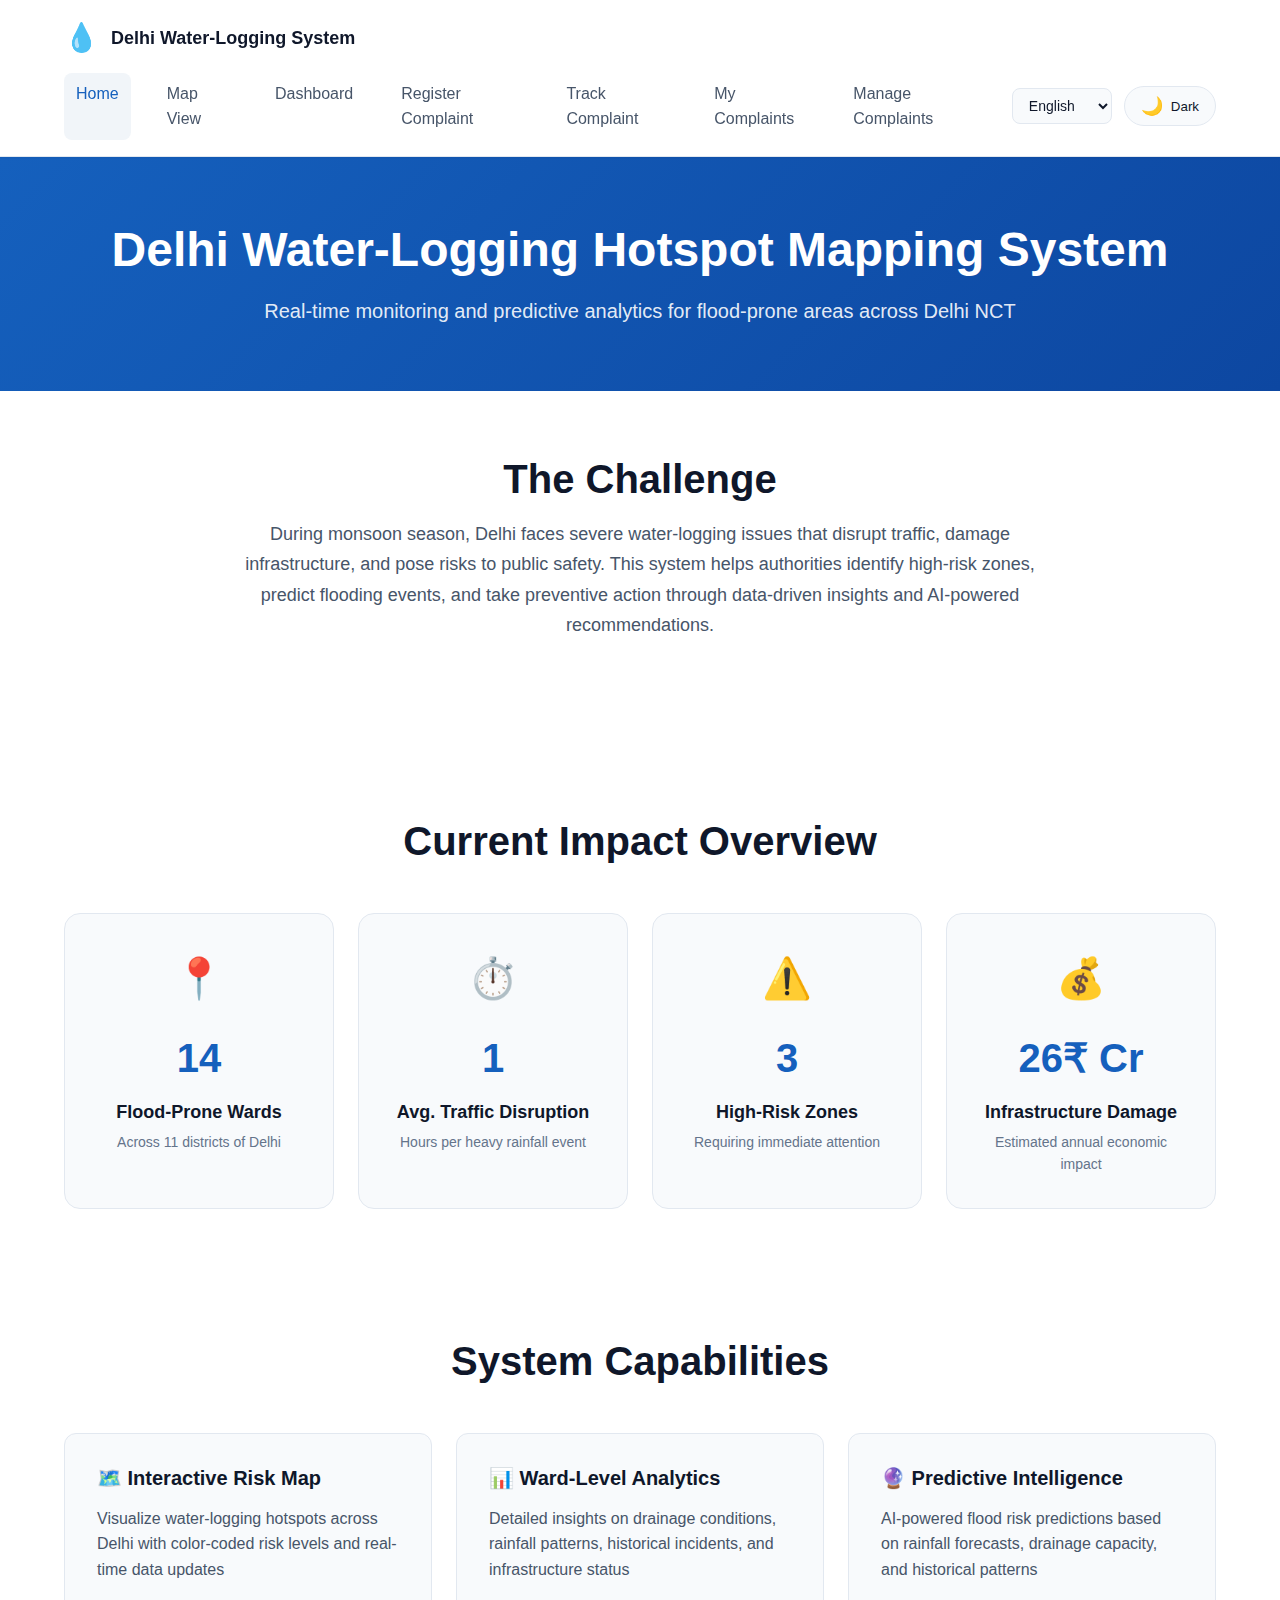
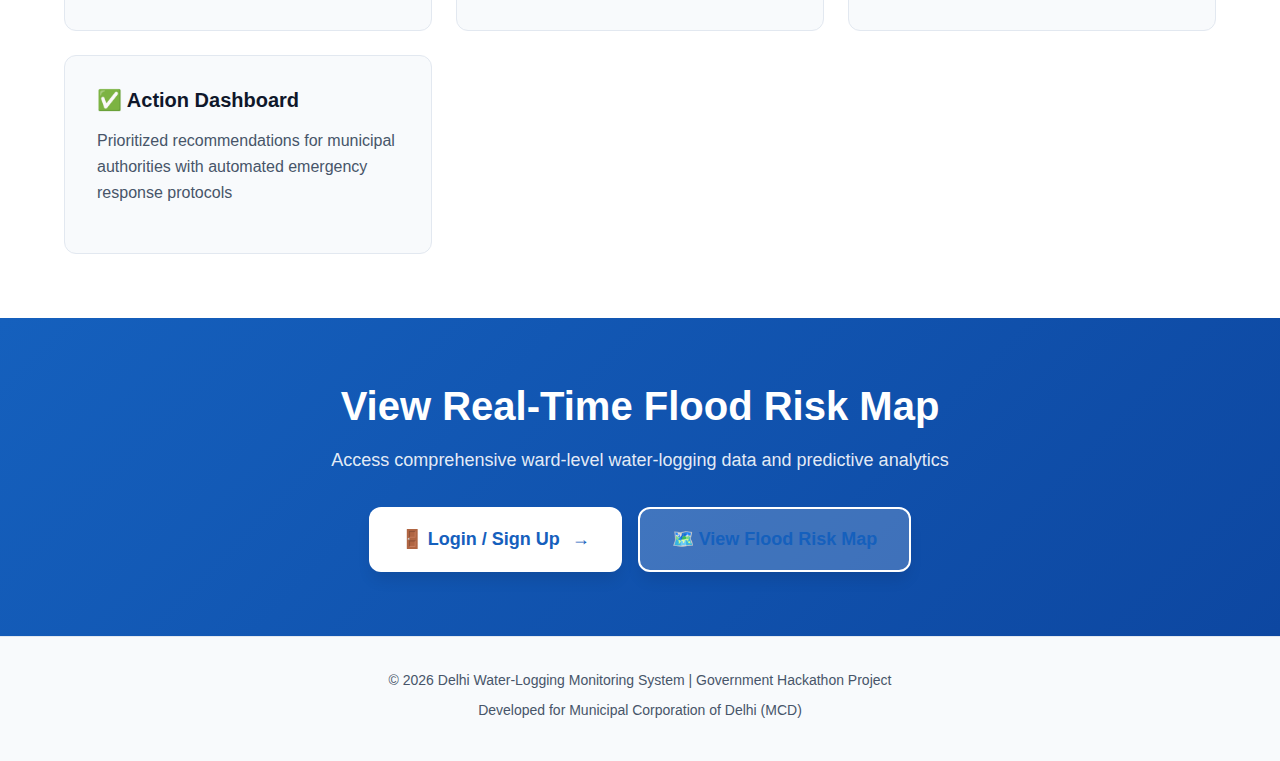
<file: Hack4delhi/index.html>
<!DOCTYPE html>
<html lang="en">
<head>
    <meta charset="UTF-8">
    <meta name="viewport" content="width=device-width, initial-scale=1.0">
    <title>Delhi Water-Logging Hotspot Mapping System</title>
    <link rel="stylesheet" href="styles.css">
</head>
<body>
    <!-- Navigation Bar with Theme Toggle -->
    <nav class="navbar">
        <div class="container">
            <div class="nav-brand">
                <span class="nav-logo">💧</span>
                <h2>Delhi Water-Logging System</h2>
            </div>
            <button class="hamburger" aria-label="Toggle menu">
                <span></span>
                <span></span>
                <span></span>
            </button>
            <div class="nav-content">
                <div class="nav-links">
                    <a href="index.html" class="active" data-i18n="nav.home">Home</a>
                    <a href="map.html" data-i18n="nav.map">Map View</a>
                    <a href="authority.html" data-i18n="nav.dashboard">Dashboard</a>
                    <a href="complaint.html" data-i18n="nav.complaint">Register Complaint</a>
                    <a href="track.html" data-i18n="nav.track">Track Complaint</a>
                    <a href="my-complaints.html" data-i18n="nav.myComplaints">My Complaints</a>
                    <a href="admin-complaints.html" data-i18n="nav.adminComplaints">Manage Complaints</a>
                </div>
                <div class="nav-controls">
                    <select class="language-selector" id="language-selector" onchange="changeLanguage(this.value)">
                        <option value="en">English</option>
                        <option value="hi">Hindi</option>
                        <option value="pa">Punjabi</option>
                        <option value="ur">Urdu</option>
                    </select>
                    <button class="theme-toggle" onclick="toggleTheme()" id="theme-toggle">
                        <span class="icon" id="theme-icon">🌙</span>
                        <span id="theme-text" data-i18n="theme.dark">Dark</span>
                    </button>
                </div>
            </div>
        </div>
    </nav>

    <!-- Hero Section -->
    <section class="hero">
        <div class="container">
            <h1 data-i18n="hero.title">Delhi Water-Logging Hotspot Mapping System</h1>
            <p class="subtitle" data-i18n="hero.subtitle">Real-time monitoring and predictive analytics for flood-prone areas across Delhi NCT</p>
        </div>
    </section>

    <!-- Problem Statement -->
    <section class="section problem-section">
        <div class="container">
            <div class="section-header">
                <h2 class="section-title" data-i18n="problem.title">The Challenge</h2>
                <p class="section-description" data-i18n="problem.description">
                    During monsoon season, Delhi faces severe water-logging issues that disrupt traffic, 
                    damage infrastructure, and pose risks to public safety. This system helps authorities 
                    identify high-risk zones, predict flooding events, and take preventive action through 
                    data-driven insights and AI-powered recommendations.
                </p>
            </div>
        </div>
    </section>

    <!-- Impact Statistics - Bento Grid -->
    <section class="section stats-section">
        <div class="container">
            <div class="section-header">
                <h2 class="section-title" data-i18n="stats.title">Current Impact Overview</h2>
            </div>
            <div class="stats-grid">
                <!-- Stat Card 1 -->
                <div class="stat-card">
                    <div class="stat-icon">📍</div>
                    <div class="stat-number">47</div>
                    <div class="stat-label">Flood-Prone Wards</div>
                    <div class="stat-description">Across 11 districts of Delhi</div>
                </div>

                <!-- Stat Card 2 -->
                <div class="stat-card">
                    <div class="stat-icon">⏱️</div>
                    <div class="stat-number">6.5</div>
                    <div class="stat-label">Avg. Traffic Disruption</div>
                    <div class="stat-description">Hours per heavy rainfall event</div>
                </div>

                <!-- Stat Card 3 -->
                <div class="stat-card">
                    <div class="stat-icon">⚠️</div>
                    <div class="stat-number">23</div>
                    <div class="stat-label">High-Risk Zones</div>
                    <div class="stat-description">Requiring immediate attention</div>
                </div>

                <!-- Stat Card 4 -->
                <div class="stat-card">
                    <div class="stat-icon">💰</div>
                    <div class="stat-number">₹245 Cr</div>
                    <div class="stat-label">Infrastructure Damage</div>
                    <div class="stat-description">Estimated annual economic impact</div>
                </div>
            </div>
        </div>
    </section>

    <!-- Key Features -->
    <section class="section features-section">
        <div class="container">
            <div class="section-header">
                <h2 class="section-title" data-i18n="features.title">System Capabilities</h2>
            </div>
            <div class="features-grid">
                <div class="feature-card">
                    <h3>🗺️ Interactive Risk Map</h3>
                    <p>Visualize water-logging hotspots across Delhi with color-coded risk levels and real-time data updates</p>
                </div>
                <div class="feature-card">
                    <h3>📊 Ward-Level Analytics</h3>
                    <p>Detailed insights on drainage conditions, rainfall patterns, historical incidents, and infrastructure status</p>
                </div>
                <div class="feature-card">
                    <h3>🔮 Predictive Intelligence</h3>
                    <p>AI-powered flood risk predictions based on rainfall forecasts, drainage capacity, and historical patterns</p>
                </div>
                <div class="feature-card">
                    <h3>✅ Action Dashboard</h3>
                    <p>Prioritized recommendations for municipal authorities with automated emergency response protocols</p>
                </div>
            </div>
        </div>
    </section>

    <!-- Call to Action -->
    <section class="cta-section">
        <div class="container">
            <h2 data-i18n="cta.title">Access Civic Portal</h2>
            <p data-i18n="cta.description">Login to register complaints, track status, and access flood risk management tools</p>
            <div style="display: flex; gap: 1rem; justify-content: center; flex-wrap: wrap; margin-top: 2rem;">
                <a href="portal.html" class="cta-button">
                    <span>🚪 Login / Sign Up</span>
                    <span>→</span>
                </a>
                <a href="map.html" class="cta-button" style="background: rgba(255,255,255,0.2); border: 2px solid white;">
                    <span>🗺️ View Flood Risk Map</span>
                </a>
            </div>
        </div>
    </section>

    <!-- Footer -->
    <footer>
        <div class="container">
            <p>&copy; 2026 Delhi Water-Logging Monitoring System | Government Hackathon Project</p>
            <p>Developed for Municipal Corporation of Delhi (MCD)</p>
        </div>
    </footer>

    <!-- Scripts -->
    <script src="translation.js"></script>
    <script src="data.js"></script>
    <script src="script.js"></script>
    <script src="auth.js"></script>
    <script>
        // Redirect already logged-in users to their dashboard
        document.addEventListener('DOMContentLoaded', function() {
            const session = SessionManager.getSession();
            if (session) {
                if (session.role === 'admin') {
                    window.location.href = 'admin-home.html';
                } else if (session.role === 'citizen') {
                    window.location.href = 'citizen-home.html';
                }
            }
        });
    </script>
</body>
</html>
</file>
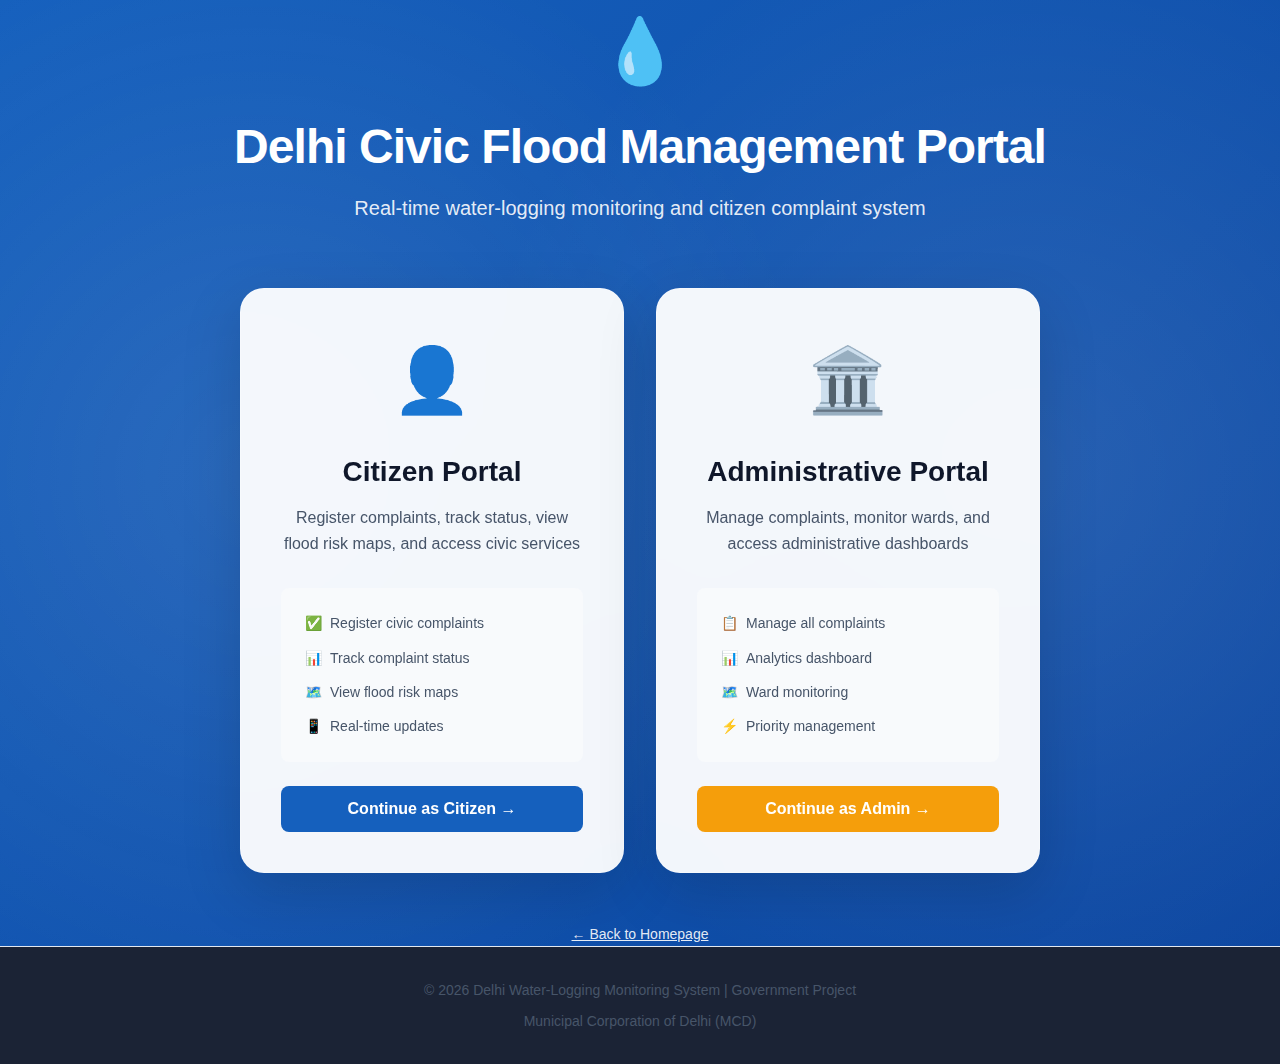
<file: Hack4delhi/admin-complaints.html>
<!DOCTYPE html>
<html lang="en">
<head>
    <meta charset="UTF-8">
    <meta name="viewport" content="width=device-width, initial-scale=1.0">
    <title>Admin - Manage Complaints - Delhi Water-Logging System</title>
    <link rel="stylesheet" href="styles.css">
</head>
<body>
    <!-- Navigation Bar -->
    <nav class="navbar" id="main-navbar">
        <!-- Navigation will be dynamically loaded based on role -->
    </nav>

    <!-- Page Header -->
    <section class="dashboard-header">
        <div class="container">
            <h1>🔧 Authority Complaint Management</h1>
            <p>Review, update, and manage citizen complaints</p>
            <div class="last-updated">Last Updated: <span id="current-time"></span></div>
        </div>
    </section>

    <!-- Stats Section -->
    <section class="summary-section">
        <div class="container">
            <div class="summary-grid">
                <div class="summary-card warning">
                    <h3>Pending Verification</h3>
                    <div class="summary-number" id="pending-count">0</div>
                </div>
                <div class="summary-card info">
                    <h3>Verified</h3>
                    <div class="summary-number" id="verified-count">0</div>
                </div>
                <div class="summary-card info">
                    <h3>In Progress</h3>
                    <div class="summary-number" id="progress-count">0</div>
                </div>
                <div class="summary-card stable">
                    <h3>Resolved</h3>
                    <div class="summary-number" id="resolved-count">0</div>
                </div>
                <div class="summary-card critical">
                    <h3>Escalated</h3>
                    <div class="summary-number" id="escalated-count">0</div>
                </div>
                <div class="summary-card">
                    <h3>Total Complaints</h3>
                    <div class="summary-number" id="total-count">0</div>
                </div>
            </div>
        </div>
    </section>

    <!-- Filters & Search -->
    <section class="section" style="padding-top: 0;">
        <div class="container">
            <div class="search-filters">
                <input 
                    type="text" 
                    id="search-input" 
                    class="search-input" 
                    placeholder="🔍 Search by ID, citizen name, phone, or address..."
                    oninput="filterComplaints()"
                >
                
                <div style="display: grid; grid-template-columns: repeat(auto-fit, minmax(200px, 1fr)); gap: 1rem; margin-top: 1rem;">
                    <div class="form-group" style="margin: 0;">
                        <label class="form-label">Status Filter</label>
                        <select id="status-filter" class="form-select" onchange="filterComplaints()">
                            <option value="">All Statuses</option>
                            <option value="Pending Verification">Pending Verification</option>
                            <option value="Verified">Verified</option>
                            <option value="In Progress">In Progress</option>
                            <option value="Resolved">Resolved</option>
                            <option value="Rejected">Rejected</option>
                            <option value="Appeal Raised">Appeal Raised</option>
                        </select>
                    </div>

                    <div class="form-group" style="margin: 0;">
                        <label class="form-label">Severity Filter</label>
                        <select id="severity-filter" class="form-select" onchange="filterComplaints()">
                            <option value="">All Severities</option>
                            <option value="High">High</option>
                            <option value="Medium">Medium</option>
                            <option value="Low">Low</option>
                        </select>
                    </div>

                    <div class="form-group" style="margin: 0;">
                        <label class="form-label">Category Filter</label>
                        <select id="category-filter" class="form-select" onchange="filterComplaints()">
                            <option value="">All Categories</option>
                        </select>
                    </div>

                    <div class="form-group" style="margin: 0;">
                        <label class="form-label">Escalated Only</label>
                        <select id="escalated-filter" class="form-select" onchange="filterComplaints()">
                            <option value="">All</option>
                            <option value="true">Escalated Only</option>
                        </select>
                    </div>
                </div>
            </div>

            <!-- Table -->
            <div class="table-container" style="margin-top: 2rem;">
                <table class="wards-table">
                    <thead>
                        <tr>
                            <th>ID</th>
                            <th>Ward</th>
                            <th>Category</th>
                            <th>Severity</th>
                            <th>Created</th>
                            <th>Status</th>
                            <th>Escalated</th>
                            <th>Actions</th>
                        </tr>
                    </thead>
                    <tbody id="complaints-table-body">
                        <!-- Loaded dynamically -->
                    </tbody>
                </table>
            </div>

            <!-- Empty State -->
            <div id="empty-state" class="empty-state hidden">
                <div class="empty-icon">📭</div>
                <h3 class="empty-title">No Complaints Found</h3>
                <p class="empty-message">No complaints match your filter criteria</p>
            </div>
        </div>
    </section>

    <!-- Detail & Action Modal -->
    <div id="detail-modal" class="modal-overlay">
        <div class="modal" style="max-width: 900px;">
            <div class="modal-header">
                <h3 class="modal-title" id="modal-title">Complaint Management</h3>
                <button class="modal-close" onclick="closeModal()">&times;</button>
            </div>
            <div class="modal-body" id="modal-content">
                <!-- Content loaded dynamically -->
            </div>
            <div class="modal-footer" id="modal-footer">
                <!-- Actions loaded dynamically -->
            </div>
        </div>
    </div>

    <!-- Rejection Reason Modal -->
    <div id="rejection-modal" class="modal-overlay">
        <div class="modal" style="max-width: 600px;">
            <div class="modal-header">
                <h3 class="modal-title">⚠️ Rejection Confirmation</h3>
                <button class="modal-close" onclick="closeRejectionModal()">&times;</button>
            </div>
            <div class="modal-body">
                <div class="alert alert-warning" style="margin-bottom: 1.5rem;">
                    <span class="alert-icon">⚠️</span>
                    <div class="alert-content">
                        <div class="alert-message">Rejecting a complaint requires a valid reason and detailed comment to ensure accountability.</div>
                    </div>
                </div>

                <div class="form-group">
                    <label class="form-label">Rejection Reason <span style="color: #dc2626;">*</span></label>
                    <select id="rejection-reason" class="form-select">
                        <option value="">-- Select Reason --</option>
                        <option value="Duplicate">Duplicate</option>
                        <option value="Insufficient Evidence">Insufficient Evidence</option>
                        <option value="Not in Jurisdiction">Not in Jurisdiction</option>
                        <option value="Invalid Complaint">Invalid Complaint</option>
                        <option value="Already Resolved">Already Resolved</option>
                        <option value="Other">Other</option>
                    </select>
                </div>

                <div id="other-reason-container" class="form-group" style="display: none;">
                    <label class="form-label">Specify Reason <span style="color: #dc2626;">*</span></label>
                    <input type="text" id="other-reason-text" class="form-input" placeholder="Enter specific reason">
                </div>

                <div class="form-group">
                    <label class="form-label">Detailed Comment <span style="color: #dc2626;">*</span> (Minimum 30 characters)</label>
                    <textarea id="rejection-comment" class="form-textarea" rows="4" placeholder="Provide detailed explanation for rejection..."></textarea>
                    <small id="char-count" style="color: var(--text-tertiary); font-size: 0.875rem;">0 / 30 characters</small>
                </div>
            </div>
            <div class="modal-footer">
                <button class="btn btn-secondary" onclick="closeRejectionModal()">Cancel</button>
                <button class="btn btn-danger" onclick="confirmRejection()" id="confirm-reject-btn" disabled>
                    Confirm Rejection
                </button>
            </div>
        </div>
    </div>

    <!-- Footer -->
    <footer>
        <div class="container">
            <p>&copy; 2026 Delhi Water-Logging Monitoring System</p>
        </div>
    </footer>

    <!-- Scripts -->
    <script src="data.js"></script>
    <script src="script.js"></script>
    <script src="auth.js"></script>
    <script src="complaints.js"></script>
    <script>
        let allComplaints = [];
        let filteredComplaints = [];
        let currentComplaint = null;

        document.addEventListener('DOMContentLoaded', function() {
            initializeRoleBasedNavigation('admin-complaints');
            initializeTheme();
            updateCurrentTime();
            setInterval(updateCurrentTime, 60000);
            
            populateFilters();
            loadComplaints();
        });

        function populateFilters() {
            const categoryFilter = document.getElementById('category-filter');
            COMPLAINT_CATEGORIES.forEach(cat => {
                const option = document.createElement('option');
                option.value = cat;
                option.textContent = cat;
                categoryFilter.appendChild(option);
            });
        }

        function loadComplaints() {
            // DEBUGGING OUTPUT
            console.log("ADMIN MANAGE READ KEY delhiComplaints =", localStorage.getItem("delhiComplaints"));
            
            // Load complaints from the single source of truth
            const rawComplaints = getComplaints();
            
            console.log("ADMIN MANAGE complaints count =", rawComplaints.length);
            console.log("Sample complaint data:", rawComplaints[0]);
            
            // Normalize all complaints with safe defaults to prevent filtering issues
            allComplaints = rawComplaints.map(c => ({
                ...c,
                status: c.status || "Pending Verification",
                severity: c.severity || "Medium",
                escalated: !!c.escalated,
                timeline: c.timeline || [],
                officerComment: c.officerComment || "",
                eta: c.eta || "",
                department: c.department || "",
                category: c.category || "Water Logging",
                ward: c.ward || "Unknown",
                zone: c.zone || "Unknown"
            }));
            
            console.log("Normalized complaints:", allComplaints.length);
            
            filteredComplaints = allComplaints;
            
            updateStats();
            displayComplaints();
        }

        function updateStats() {
            const stats = getComplaintStats();
            
            document.getElementById('pending-count').textContent = stats.pending;
            document.getElementById('verified-count').textContent = stats.verified;
            document.getElementById('progress-count').textContent = stats.inProgress;
            document.getElementById('resolved-count').textContent = stats.resolved;
            document.getElementById('escalated-count').textContent = stats.escalated;
            document.getElementById('total-count').textContent = stats.total;
        }

        function filterComplaints() {
            const searchTerm = document.getElementById('search-input').value.toLowerCase();
            const statusFilter = document.getElementById('status-filter').value;
            const severityFilter = document.getElementById('severity-filter').value;
            const categoryFilter = document.getElementById('category-filter').value;
            const escalatedFilter = document.getElementById('escalated-filter').value;
            
            filteredComplaints = allComplaints.filter(c => {
                // Safe filtering with null checks
                const matchesSearch = !searchTerm || (
                    (c.id || "").toLowerCase().includes(searchTerm) ||
                    (c.citizen?.name || "").toLowerCase().includes(searchTerm) ||
                    (c.citizen?.phone || "").includes(searchTerm) ||
                    (c.address || "").toLowerCase().includes(searchTerm) ||
                    (c.ward || "").toLowerCase().includes(searchTerm)
                );
                
                const matchesStatus = !statusFilter || (c.status || "Pending Verification") === statusFilter;
                const matchesSeverity = !severityFilter || (c.severity || "Medium") === severityFilter;
                const matchesCategory = !categoryFilter || (c.category || "") === categoryFilter;
                const matchesEscalated = !escalatedFilter || (c.escalated || false) === (escalatedFilter === 'true');
                
                return matchesSearch && matchesStatus && matchesSeverity && matchesCategory && matchesEscalated;
            });
            
            console.log("Filtered complaints count:", filteredComplaints.length);
            displayComplaints();
        }

        function displayComplaints() {
            const tbody = document.getElementById('complaints-table-body');
            const emptyState = document.getElementById('empty-state');
            
            console.log("Displaying complaints:", filteredComplaints.length);
            
            if (filteredComplaints.length === 0) {
                tbody.innerHTML = '';
                emptyState.classList.remove('hidden');
                
                // Update empty state message
                const emptyMessage = emptyState.querySelector('.empty-message');
                if (emptyMessage) {
                    if (allComplaints.length === 0) {
                        emptyMessage.textContent = 'No complaints registered yet';
                    } else {
                        emptyMessage.textContent = 'No complaints match your filter criteria';
                    }
                }
                return;
            }
            
            emptyState.classList.add('hidden');
            
            // Sort by priority: Escalated > High Severity > Recent
            // Safe sorting with null checks
            const sorted = [...filteredComplaints].sort((a, b) => {
                // Escalated first
                const aEscalated = !!a.escalated;
                const bEscalated = !!b.escalated;
                if (aEscalated !== bEscalated) return bEscalated ? 1 : -1;
                
                // Then by severity
                const severityOrder = { 'High': 3, 'Medium': 2, 'Low': 1 };
                const aSeverity = severityOrder[a.severity] || 2;
                const bSeverity = severityOrder[b.severity] || 2;
                if (aSeverity !== bSeverity) {
                    return bSeverity - aSeverity;
                }
                
                // Then by date (newest first)
                const aDate = new Date(a.createdAt || 0);
                const bDate = new Date(b.createdAt || 0);
                return bDate - aDate;
            });
            
            tbody.innerHTML = sorted.map(c => `
                <tr style="${c.escalated ? 'background-color: rgba(220, 38, 38, 0.05);' : ''}">
                    <td><strong>${c.id}</strong></td>
                    <td>${c.ward}<br><small>${c.zone}</small></td>
                    <td>${c.category}</td>
                    <td><span class="badge badge-${c.severity.toLowerCase()}">${c.severity}</span></td>
                    <td>${formatDateShort(c.createdAt)}</td>
                    <td><span class="badge badge-${c.status.toLowerCase().replace(/\s+/g, '-')}">${c.status}</span></td>
                    <td>${c.escalated ? '<span class="badge badge-danger">Yes</span>' : '-'}</td>
                    <td>
                        <button class="btn btn-primary" style="font-size: 0.75rem; padding: 0.25rem 0.75rem;" onclick='viewComplaint(${JSON.stringify(c.id)})'>
                            Manage
                        </button>
                    </td>
                </tr>
            `).join('');
        }

        function viewComplaint(complaintId) {
            currentComplaint = getComplaint(complaintId);
            if (!currentComplaint) return;
            
            const modalContent = document.getElementById('modal-content');
            const modalFooter = document.getElementById('modal-footer');
            
            modalContent.innerHTML = `
                <!-- Citizen & Location Info -->
                <div style="display: grid; grid-template-columns: 1fr 1fr; gap: 1.5rem; margin-bottom: 2rem;">
                    <div style="padding: 1rem; background: var(--bg-secondary); border-radius: var(--radius-md);">
                        <h4 style="margin-bottom: 1rem;">👤 Citizen Information</h4>
                        <div style="display: grid; gap: 0.5rem;">
                            <div><strong>Name:</strong> ${currentComplaint.citizen.name}</div>
                            <div><strong>Phone:</strong> ${currentComplaint.citizen.phone}</div>
                            ${currentComplaint.citizen.email ? `<div><strong>Email:</strong> ${currentComplaint.citizen.email}</div>` : ''}
                        </div>
                    </div>

                    <div style="padding: 1rem; background: var(--bg-secondary); border-radius: var(--radius-md);">
                        <h4 style="margin-bottom: 1rem;">📍 Location Details</h4>
                        <div style="display: grid; gap: 0.5rem;">
                            <div><strong>Ward:</strong> ${currentComplaint.ward}</div>
                            <div><strong>Zone:</strong> ${currentComplaint.zone}</div>
                            ${currentComplaint.lat && currentComplaint.lng ? `
                                <div>
                                    <a href="https://www.google.com/maps?q=${currentComplaint.lat},${currentComplaint.lng}" target="_blank" class="btn btn-secondary" style="font-size: 0.875rem; padding: 0.25rem 0.75rem;">
                                        📍 Open in Maps
                                    </a>
                                </div>
                            ` : ''}
                        </div>
                    </div>
                </div>

                <!-- Status & Metadata -->
                <div style="display: grid; grid-template-columns: repeat(auto-fit, minmax(150px, 1fr)); gap: 1rem; margin-bottom: 2rem;">
                    <div style="padding: 1rem; background: var(--bg-secondary); border-radius: var(--radius-md);">
                        <div style="font-size: 0.875rem; color: var(--text-secondary); margin-bottom: 0.5rem;">Category</div>
                        <strong>${currentComplaint.category}</strong>
                    </div>
                    <div style="padding: 1rem; background: var(--bg-secondary); border-radius: var(--radius-md);">
                        <div style="font-size: 0.875rem; color: var(--text-secondary); margin-bottom: 0.5rem;">Severity</div>
                        <span class="badge badge-${currentComplaint.severity.toLowerCase()}">${currentComplaint.severity}</span>
                    </div>
                    <div style="padding: 1rem; background: var(--bg-secondary); border-radius: var(--radius-md);">
                        <div style="font-size: 0.875rem; color: var(--text-secondary); margin-bottom: 0.5rem;">Status</div>
                        <span class="badge badge-${currentComplaint.status.toLowerCase().replace(/\s+/g, '-')}">${currentComplaint.status}</span>
                    </div>
                    <div style="padding: 1rem; background: var(--bg-secondary); border-radius: var(--radius-md);">
                        <div style="font-size: 0.875rem; color: var(--text-secondary); margin-bottom: 0.5rem;">Escalated</div>
                        ${currentComplaint.escalated ? '<span class="badge badge-danger">Yes</span>' : '<span>No</span>'}
                    </div>
                    ${currentComplaint.department ? `
                        <div style="padding: 1rem; background: var(--bg-secondary); border-radius: var(--radius-md);">
                            <div style="font-size: 0.875rem; color: var(--text-secondary); margin-bottom: 0.5rem;">Department</div>
                            <strong>${currentComplaint.department}</strong>
                        </div>
                    ` : ''}
                </div>

                <!-- Address & Description -->
                <div style="margin-bottom: 2rem;">
                    <div style="margin-bottom: 1rem;">
                        <strong>Address:</strong>
                        <p style="margin-top: 0.5rem; color: var(--text-secondary);">${currentComplaint.address}</p>
                    </div>
                    <div>
                        <strong>Problem Description:</strong>
                        <p style="margin-top: 0.5rem; color: var(--text-secondary);">${currentComplaint.description}</p>
                    </div>
                </div>

                <!-- Photo -->
                ${currentComplaint.photoBase64 ? `
                    <div style="margin-bottom: 2rem;">
                        <h4 style="margin-bottom: 1rem;">📷 Photo Evidence</h4>
                        <img src="${currentComplaint.photoBase64}" alt="Complaint photo" style="max-width: 100%; border-radius: var(--radius-md); box-shadow: var(--shadow-md);">
                    </div>
                ` : ''}

                <!-- Timeline -->
                <div style="margin-bottom: 2rem;">
                    <h4 style="margin-bottom: 1rem;">📅 Status Timeline</h4>
                    <div class="timeline">
                        ${currentComplaint.timeline.map(t => `
                            <div class="timeline-item">
                                <div class="timeline-marker ${t.status}">
                                    ${t.status === 'completed' ? '✓' : t.status === 'current' ? '●' : '○'}
                                </div>
                                <div class="timeline-content">
                                    <div class="timeline-title">${t.step}</div>
                                    ${t.date ? `<div class="timeline-date">${formatDate(t.date)}</div>` : ''}
                                </div>
                            </div>
                        `).join('')}
                    </div>
                </div>

                <!-- Audit Log -->
                ${currentComplaint.auditLog && currentComplaint.auditLog.length > 0 ? `
                    <div style="margin-bottom: 2rem;">
                        <h4 style="margin-bottom: 1rem;">📋 Audit Log / Action History</h4>
                        <div style="background: var(--bg-secondary); border-radius: var(--radius-md); padding: 1rem;">
                            ${currentComplaint.auditLog.map(log => `
                                <div style="padding: 0.75rem; margin-bottom: 0.5rem; background: var(--bg-primary); border-radius: var(--radius-sm); border-left: 3px solid var(--primary-blue);">
                                    <div style="display: flex; justify-content: space-between; margin-bottom: 0.5rem;">
                                        <strong style="color: var(--primary-blue);">${log.action}</strong>
                                        <span style="font-size: 0.875rem; color: var(--text-tertiary);">${formatDate(log.timestamp)}</span>
                                    </div>
                                    <div style="font-size: 0.875rem; color: var(--text-secondary);">
                                        <div>By: <strong>${log.byAdmin}</strong></div>
                                        ${log.previousStatus ? `<div>Status: ${log.previousStatus} → ${log.newStatus}</div>` : ''}
                                        ${log.reason ? `<div>Reason: <strong>${log.reason}</strong></div>` : ''}
                                        ${log.comment ? `<div>Comment: "${log.comment}"</div>` : ''}
                                    </div>
                                </div>
                            `).join('')}
                        </div>
                    </div>
                ` : ''}

                <!-- Update Form -->
                <div style="padding: 1.5rem; background: var(--bg-secondary); border-radius: var(--radius-md);">
                    <h4 style="margin-bottom: 1rem;">🔧 Update Complaint</h4>
                    
                    <div class="form-group">
                        <label class="form-label">Update Status</label>
                        <select id="update-status" class="form-select">
                            <option value="">-- Select Action --</option>
                            ${currentComplaint.status === 'Pending Verification' ? `
                                <option value="Verified">Verify Complaint</option>
                                <option value="Rejected">Reject Complaint</option>
                            ` : ''}
                            ${currentComplaint.status === 'Verified' ? `
                                <option value="In Progress">Mark In Progress</option>
                            ` : ''}
                            ${currentComplaint.status === 'In Progress' ? `
                                <option value="Resolved">Mark Resolved</option>
                            ` : ''}
                        </select>
                    </div>

                    ${currentComplaint.status === 'Pending Verification' || !currentComplaint.department ? `
                        <div class="form-group">
                            <label class="form-label">Assign Department</label>
                            <select id="update-department" class="form-select">
                                <option value="">Select Department</option>
                                <option value="MCD">MCD - Municipal Corporation</option>
                                <option value="PWD">PWD - Public Works Department</option>
                                <option value="DJB">DJB - Delhi Jal Board</option>
                            </select>
                        </div>
                    ` : ''}

                    <div class="form-group">
                        <label class="form-label">Officer Comment</label>
                        <textarea id="update-comment" class="form-textarea" rows="3" placeholder="Add comment or update for citizen...">${currentComplaint.officerComment || ''}</textarea>
                    </div>

                    ${!currentComplaint.eta ? `
                        <div class="form-group">
                            <label class="form-label">Expected Resolution Date</label>
                            <input type="date" id="update-eta" class="form-input" min="${new Date().toISOString().split('T')[0]}">
                        </div>
                    ` : `
                        <div class="form-group">
                            <label class="form-label">Current ETA</label>
                            <input type="text" class="form-input" value="${currentComplaint.eta}" readonly>
                        </div>
                    `}
                </div>
            `;
            
            // Add escalate button if eligible
            const canEscalateFlag = canEscalate(currentComplaint);
            
            modalFooter.innerHTML = `
                <button class="btn btn-secondary" onclick="closeModal()">Close</button>
                ${canEscalateFlag && !currentComplaint.escalated ? 
                    `<button class="btn btn-danger" onclick="escalateCurrentComplaint()" style="background: #dc2626;">⚠️ Escalate</button>` 
                    : ''}
                <button class="btn btn-primary" onclick="updateComplaintData()">💾 Save Updates</button>
            `;
            
            document.getElementById('modal-title').textContent = currentComplaint.id;
            document.getElementById('detail-modal').classList.add('active');
        }

        function updateComplaintData() {
            const status = document.getElementById('update-status').value;
            const comment = document.getElementById('update-comment').value;
            const departmentEl = document.getElementById('update-department');
            const etaEl = document.getElementById('update-eta');
            
            const department = departmentEl ? departmentEl.value : null;
            const eta = etaEl ? etaEl.value : null;
            
            if (!status && !comment && !department && !eta) {
                showToast('Please make at least one update', 'error');
                return;
            }

            // Check if trying to reject - show rejection modal
            if (status === 'Rejected') {
                openRejectionModal();
                return;
            }
            
            console.log("Updating complaint:", currentComplaint.id, {status, comment, eta, department});
            
            let updated = currentComplaint;
            
            if (status) {
                updated = updateComplaintStatus(
                    currentComplaint.id,
                    status,
                    comment,
                    eta,
                    department
                );
                console.log("Status update result:", updated ? "Success" : "Failed");
            } else {
                // Update only comment/eta/department without status change
                updated = updateComplaint(currentComplaint.id, {
                    officerComment: comment || currentComplaint.officerComment || "",
                    eta: eta || currentComplaint.eta || "",
                    department: department || currentComplaint.department || "",
                    updatedAt: new Date().toISOString()
                });
                console.log("Comment/ETA/Department update result:", updated ? "Success" : "Failed");
            }
            
            if (updated) {
                showToast('Complaint updated successfully', 'success');
                simulateNotification(updated, 'status_update');
                closeModal();
                
                // Re-verify the data was saved
                const savedComplaint = getComplaint(currentComplaint.id);
                console.log("Verification - Complaint after save:", savedComplaint);
                
                loadComplaints();
            } else {
                showToast('Failed to update complaint', 'error');
                console.error('Update failed for complaint:', currentComplaint.id);
            }
        }

        // Rejection Modal Functions
        function openRejectionModal() {
            document.getElementById('rejection-modal').classList.add('active');
            
            // Setup listeners
            const reasonSelect = document.getElementById('rejection-reason');
            const otherContainer = document.getElementById('other-reason-container');
            const commentArea = document.getElementById('rejection-comment');
            const confirmBtn = document.getElementById('confirm-reject-btn');
            
            reasonSelect.onchange = function() {
                if (this.value === 'Other') {
                    otherContainer.style.display = 'block';
                } else {
                    otherContainer.style.display = 'none';
                }
                validateRejectionForm();
            };
            
            commentArea.oninput = function() {
                const charCount = document.getElementById('char-count');
                charCount.textContent = `${this.value.length} / 30 characters`;
                charCount.style.color = this.value.length >= 30 ? 'var(--success-green)' : 'var(--text-tertiary)';
                validateRejectionForm();
            };
            
            document.getElementById('other-reason-text').oninput = validateRejectionForm;
        }

        function closeRejectionModal() {
            document.getElementById('rejection-modal').classList.remove('active');
            // Reset form
            document.getElementById('rejection-reason').value = '';
            document.getElementById('other-reason-text').value = '';
            document.getElementById('rejection-comment').value = '';
            document.getElementById('other-reason-container').style.display = 'none';
            document.getElementById('char-count').textContent = '0 / 30 characters';
        }

        function validateRejectionForm() {
            const reason = document.getElementById('rejection-reason').value;
            const otherReason = document.getElementById('other-reason-text').value;
            const comment = document.getElementById('rejection-comment').value;
            const confirmBtn = document.getElementById('confirm-reject-btn');
            
            let valid = true;
            
            if (!reason) valid = false;
            if (reason === 'Other' && !otherReason.trim()) valid = false;
            if (comment.length < 30) valid = false;
            
            confirmBtn.disabled = !valid;
            
            return valid;
        }

        function confirmRejection() {
            if (!validateRejectionForm()) {
                showToast('Cannot reject without valid reason and comment (min 30 characters)', 'error');
                return;
            }
            
            const reason = document.getElementById('rejection-reason').value;
            const otherReason = document.getElementById('other-reason-text').value;
            const comment = document.getElementById('rejection-comment').value;
            
            const finalReason = reason === 'Other' ? otherReason : reason;
            
            console.log("Confirming rejection:", currentComplaint.id, {reason: finalReason, comment});
            
            const departmentEl = document.getElementById('update-department');
            const etaEl = document.getElementById('update-eta');
            const department = departmentEl ? departmentEl.value : null;
            const eta = etaEl ? etaEl.value : null;
            
            const updated = updateComplaintStatus(
                currentComplaint.id,
                'Rejected',
                comment,
                eta,
                department,
                finalReason
            );
            
            if (updated) {
                showToast('Complaint rejected with reason', 'success');
                simulateNotification(updated, 'status_update');
                closeRejectionModal();
                closeModal();
                loadComplaints();
            } else {
                showToast('Failed to reject complaint', 'error');
            }
        }

        function escalateCurrentComplaint() {
            if (!currentComplaint) return;
            
            console.log("Escalating complaint:", currentComplaint.id);
            
            const complaints = getComplaints();
            const idx = complaints.findIndex(c => c.id === currentComplaint.id);
            
            if (idx === -1) {
                showToast('Complaint not found', 'error');
                return;
            }
            
            // Update complaint with escalation
            complaints[idx].escalated = true;
            complaints[idx].updatedAt = new Date().toISOString();
            complaints[idx].timeline = complaints[idx].timeline || [];
            complaints[idx].timeline.push({ 
                step: "Escalated to Higher Authority", 
                status: "completed",
                date: new Date().toISOString() 
            });
            
            // Save to localStorage
            localStorage.setItem("delhiComplaints", JSON.stringify(complaints));
            console.log("Complaint escalated and saved to delhiComplaints");
            
            showToast('Complaint escalated successfully', 'success');
            simulateNotification(complaints[idx], 'escalated');
            
            closeModal();
            loadComplaints();
        }

        function closeModal() {
            document.getElementById('detail-modal').classList.remove('active');
            currentComplaint = null;
        }

        function initializeRoleBasedNavigation(activePage) {
            const session = SessionManager.getSession();
            const navbar = document.getElementById('main-navbar');
            
            if (!session) {
                window.location.href = 'portal.html';
                return;
            }

            if (session.role === 'admin') {
                navbar.innerHTML = `
                    <div class="container">
                        <div class="nav-brand">
                            <span class="nav-logo">💧</span>
                            <h2>Delhi Water-Logging System - Admin</h2>
                        </div>
                        <div class="nav-content">
                            <div class="nav-links">
                                <a href="admin-home.html">Admin Home</a>
                                <a href="map.html">🗺️ Flood Map</a>
                                <a href="complaint.html">📝 Register Complaint</a>
                                <a href="track.html">🔍 Track Complaint</a>
                                <a href="my-complaints.html">📋 All Complaints</a>
                                <a href="admin-complaints.html" class="${activePage === 'admin-complaints' ? 'active' : ''}">⚡ Manage Complaints</a>
                                <a href="authority.html">🏛️ Authority Dashboard</a>
                            </div>
                            <div class="nav-controls">
                                <div style="display: flex; align-items: center; gap: 0.5rem; padding: 0.5rem 1rem; background: var(--bg-secondary); border-radius: var(--radius-full); border: 1px solid var(--border-color);">
                                    <span style="font-size: 1rem;">🏛️</span>
                                    <span style="font-size: 0.875rem; font-weight: 600; color: var(--text-primary);">${session.username || 'Admin'}</span>
                                </div>
                                <button class="theme-toggle" onclick="toggleTheme()" id="theme-toggle">
                                    <span class="icon" id="theme-icon">🌙</span>
                                    <span id="theme-text">Dark</span>
                                </button>
                                <button class="btn btn-danger" onclick="logout()" style="padding: 0.5rem 1rem; font-size: 0.875rem;">
                                    🚪 Logout
                                </button>
                            </div>
                        </div>
                    </div>
                `;
            } else {
                // Citizens should not access this page - redirect
                window.location.href = 'citizen-home.html';
            }
        }
    </script>
</body>
</html>
</file>
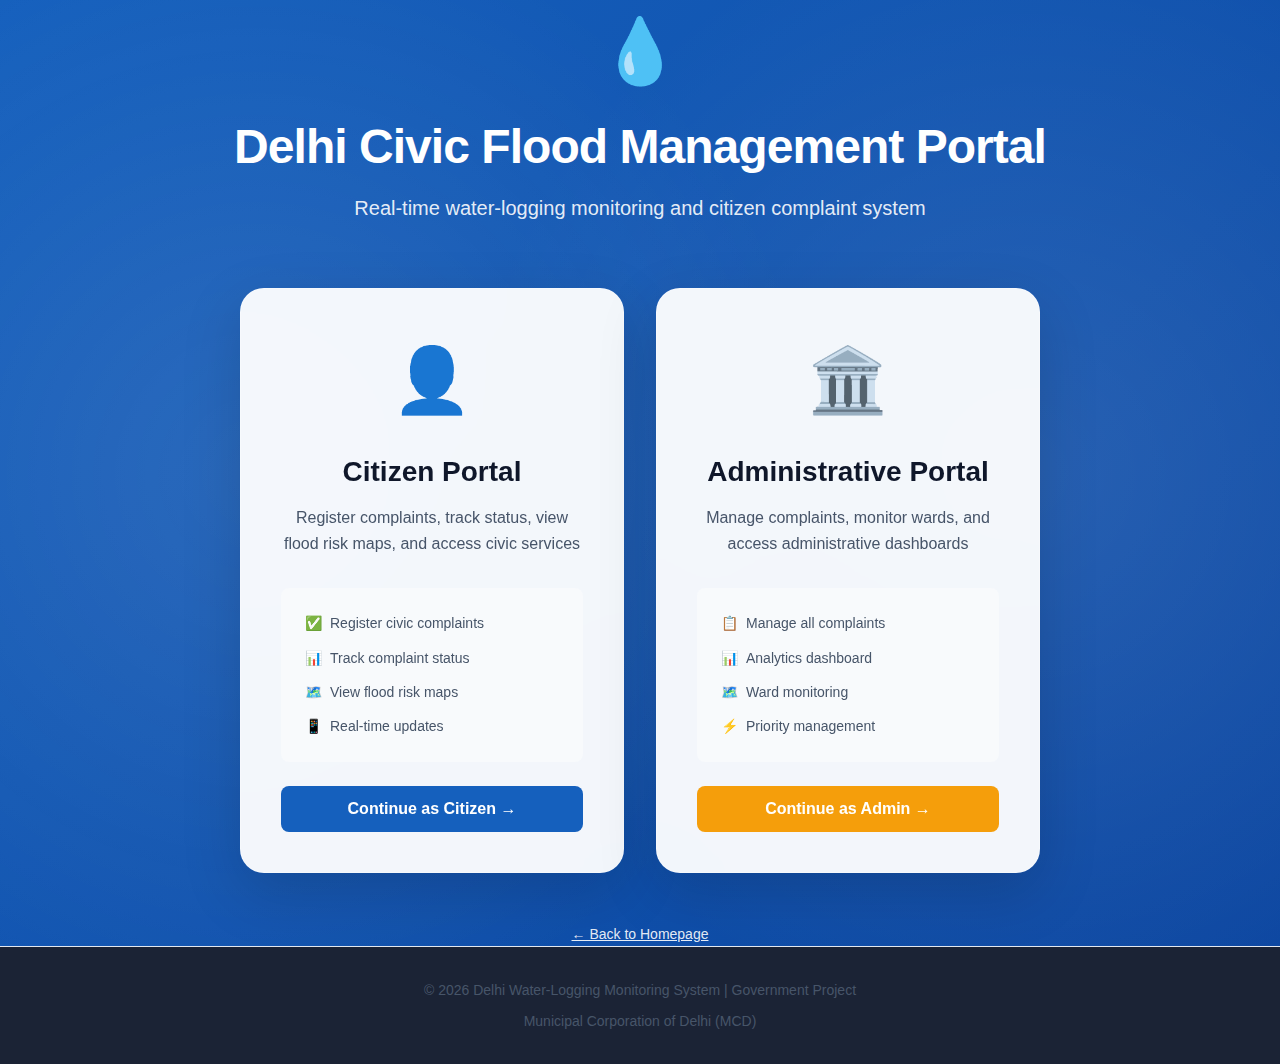
<file: Hack4delhi/admin-home.html>
<!DOCTYPE html>
<html lang="en">
<head>
    <meta charset="UTF-8">
    <meta name="viewport" content="width=device-width, initial-scale=1.0">
    <title>Admin Dashboard - Delhi Water-Logging System</title>
    <link rel="stylesheet" href="styles.css">
</head>
<body>
    <!-- Navigation Bar -->
    <nav class="navbar">
        <div class="container">
            <div class="nav-brand">
                <span class="nav-logo">💧</span>
                <h2>Delhi Water-Logging System - Admin</h2>
            </div>
            <button class="hamburger" aria-label="Toggle menu">
                <span></span>
                <span></span>
                <span></span>
            </button>
            <div class="nav-content">
                <div class="nav-links">
                    <a href="admin-home.html" class="active">Admin Home</a>
                    
                    <!-- Citizen Tools Dropdown -->
                    <div class="dropdown">
                        <a href="#" class="dropdown-toggle">Citizen Tools ▾</a>
                        <div class="dropdown-menu">
                            <a href="map.html">🗺️ Flood Risk Map</a>
                            <a href="complaint.html">📝 Register Complaint</a>
                            <a href="track.html">🔍 Track Complaint</a>
                            <a href="my-complaints.html">📋 My Complaints</a>
                        </div>
                    </div>
                    
                    <!-- Admin Tools Dropdown -->
                    <div class="dropdown">
                        <a href="#" class="dropdown-toggle">Admin Tools ▾</a>
                        <div class="dropdown-menu">
                            <a href="admin-complaints.html">📊 Complaints Overview</a>
                            <a href="authority.html">🏛️ Authority Dashboard</a>
                        </div>
                    </div>
                </div>
                <div class="nav-controls">
                    <div style="display: flex; align-items: center; gap: 0.5rem; padding: 0.5rem 1rem; background: var(--bg-secondary); border-radius: var(--radius-full); border: 1px solid var(--border-color);">
                        <span style="font-size: 1rem;">🏛️</span>
                        <span id="admin-name" style="font-size: 0.875rem; font-weight: 600; color: var(--text-primary);">Administrator</span>
                    </div>
                    <button class="theme-toggle" onclick="toggleTheme()" id="theme-toggle">
                        <span class="icon" id="theme-icon">🌙</span>
                        <span id="theme-text">Dark</span>
                    </button>
                    <button class="btn btn-danger" onclick="logout()" style="padding: 0.5rem 1rem; font-size: 0.875rem;">
                        🚪 Logout
                    </button>
                </div>
            </div>
        </div>
    </nav>

    <!-- Hero Section -->
    <section class="dashboard-header">
        <div class="container">
            <h1>🏛️ Administrative Dashboard</h1>
            <p>Comprehensive complaint management and ward monitoring system</p>
            <div class="last-updated">Last updated: <span id="current-time"></span></div>
        </div>
    </section>

    <!-- Summary Statistics -->
    <section class="summary-section">
        <div class="container">
            <div class="summary-grid">
                <div class="summary-card critical">
                    <h3>Total Complaints</h3>
                    <div class="summary-number" id="total-complaints">0</div>
                    <p>All registered</p>
                </div>
                <div class="summary-card warning">
                    <h3>Pending Review</h3>
                    <div class="summary-number" id="pending-complaints">0</div>
                    <p>Requires action</p>
                </div>
                <div class="summary-card info">
                    <h3>In Progress</h3>
                    <div class="summary-number" id="progress-complaints">0</div>
                    <p>Being resolved</p>
                </div>
                <div class="summary-card stable">
                    <h3>Resolved</h3>
                    <div class="summary-number" id="resolved-complaints">0</div>
                    <p>Completed</p>
                </div>
            </div>
        </div>
    </section>

    <!-- Main Dashboard Content -->
    <section class="section">
        <div class="container">
            <h2 class="section-title" style="margin-bottom: 2rem;">Dashboard Overview</h2>
            
            <!-- Quick Access Cards -->
            <div style="display: grid; grid-template-columns: repeat(auto-fit, minmax(300px, 1fr)); gap: 2rem; margin-bottom: 3rem;">
                <!-- Citizen Dashboard Access -->
                <div class="feature-card" style="background: linear-gradient(135deg, rgba(21, 96, 189, 0.1) 0%, rgba(21, 96, 189, 0.05) 100%); border: 2px solid var(--primary-blue);">
                    <h3 style="color: var(--primary-blue);">👤 Citizen Dashboard</h3>
                    <p style="margin-bottom: 1.5rem;">Access all citizen tools including flood risk maps, complaint registration, and tracking</p>
                    <div style="display: flex; flex-direction: column; gap: 0.5rem;">
                        <a href="map.html" class="btn btn-secondary" style="width: 100%;">🗺️ Flood Risk Map</a>
                        <a href="complaint.html" class="btn btn-secondary" style="width: 100%;">📝 Register Complaint</a>
                        <a href="track.html" class="btn btn-secondary" style="width: 100%;">🔍 Track Complaint</a>
                        <a href="my-complaints.html" class="btn btn-secondary" style="width: 100%;">📋 My Complaints</a>
                    </div>
                </div>

                <!-- Admin Dashboard 1: Complaints Overview -->
                <div class="feature-card" style="background: linear-gradient(135deg, rgba(245, 158, 11, 0.1) 0%, rgba(245, 158, 11, 0.05) 100%); border: 2px solid var(--warning-orange);">
                    <h3 style="color: var(--warning-orange);">📊 Complaints Overview</h3>
                    <p style="margin-bottom: 1.5rem;">View and manage all complaints with advanced filtering and search capabilities</p>
                    <div style="background: var(--bg-secondary); padding: 1rem; border-radius: var(--radius-md); margin-bottom: 1rem; font-size: 0.875rem;">
                        <div style="display: flex; justify-content: space-between; margin-bottom: 0.5rem;">
                            <span>High Priority:</span>
                            <strong id="high-priority-count">0</strong>
                        </div>
                        <div style="display: flex; justify-content: space-between; margin-bottom: 0.5rem;">
                            <span>Escalated:</span>
                            <strong id="escalated-count">0</strong>
                        </div>
                        <div style="display: flex; justify-content: space-between;">
                            <span>Avg. Resolution:</span>
                            <strong>3-5 days</strong>
                        </div>
                    </div>
                    <a href="admin-complaints.html" class="btn btn-warning" style="width: 100%;">View All Complaints →</a>
                </div>

                <!-- Admin Dashboard 2: Complaint Manager -->
                <div class="feature-card" style="background: linear-gradient(135deg, rgba(220, 38, 38, 0.1) 0%, rgba(220, 38, 38, 0.05) 100%); border: 2px solid var(--danger-red);">
                    <h3 style="color: var(--danger-red);">⚡ Complaint Progress Manager</h3>
                    <p style="margin-bottom: 1.5rem;">Update complaint status, assign departments, and manage resolution timeline</p>
                    <div style="background: var(--bg-secondary); padding: 1rem; border-radius: var(--radius-md); margin-bottom: 1rem;">
                        <div style="font-size: 0.875rem; margin-bottom: 0.5rem;">
                            <strong>Quick Actions:</strong>
                        </div>
                        <ul style="font-size: 0.875rem; margin-left: 1.25rem; color: var(--text-secondary);">
                            <li>Update status</li>
                            <li>Assign department</li>
                            <li>Add officer comments</li>
                            <li>Set resolution ETA</li>
                        </ul>
                    </div>
                    <a href="admin-complaints.html" class="btn btn-danger" style="width: 100%;">Manage Complaints →</a>
                </div>
            </div>

            <!-- Ward Monitoring Section -->
            <h3 style="font-size: 1.5rem; margin-bottom: 1.5rem; color: var(--text-primary);">🗺️ High Risk Wards Monitoring</h3>
            <div style="background: var(--bg-secondary); padding: 2rem; border-radius: var(--radius-xl); margin-bottom: 2rem;">
                <div style="display: grid; grid-template-columns: repeat(auto-fit, minmax(250px, 1fr)); gap: 1.5rem;">
                    <div style="text-align: center; padding: 1.5rem; background: var(--bg-primary); border-radius: var(--radius-lg); border-left: 4px solid var(--danger-red);">
                        <div style="font-size: 2rem; margin-bottom: 0.5rem;">🔴</div>
                        <div style="font-size: 2rem; font-weight: 800; color: var(--danger-red); margin-bottom: 0.5rem;">5</div>
                        <div style="font-size: 0.875rem; color: var(--text-secondary);">Critical Risk Wards</div>
                        <div style="font-size: 0.75rem; color: var(--text-tertiary); margin-top: 0.5rem;">Risk Score &gt; 80</div>
                    </div>
                    
                    <div style="text-align: center; padding: 1.5rem; background: var(--bg-primary); border-radius: var(--radius-lg); border-left: 4px solid var(--warning-orange);">
                        <div style="font-size: 2rem; margin-bottom: 0.5rem;">🟡</div>
                        <div style="font-size: 2rem; font-weight: 800; color: var(--warning-orange); margin-bottom: 0.5rem;">8</div>
                        <div style="font-size: 0.875rem; color: var(--text-secondary);">High Risk Wards</div>
                        <div style="font-size: 0.75rem; color: var(--text-tertiary); margin-top: 0.5rem;">Risk Score 50-80</div>
                    </div>
                    
                    <div style="text-align: center; padding: 1.5rem; background: var(--bg-primary); border-radius: var(--radius-lg); border-left: 4px solid var(--success-green);">
                        <div style="font-size: 2rem; margin-bottom: 0.5rem;">🟢</div>
                        <div style="font-size: 2rem; font-weight: 800; color: var(--success-green); margin-bottom: 0.5rem;">7</div>
                        <div style="font-size: 0.875rem; color: var(--text-secondary);">Low Risk Wards</div>
                        <div style="font-size: 0.75rem; color: var(--text-tertiary); margin-top: 0.5rem;">Risk Score &lt; 50</div>
                    </div>
                    
                    <div style="text-align: center; padding: 1.5rem; background: var(--bg-primary); border-radius: var(--radius-lg); border-left: 4px solid var(--primary-blue);">
                        <div style="font-size: 2rem; margin-bottom: 0.5rem;">📊</div>
                        <div style="font-size: 2rem; font-weight: 800; color: var(--primary-blue); margin-bottom: 0.5rem;">20</div>
                        <div style="font-size: 0.875rem; color: var(--text-secondary);">Total Wards</div>
                        <div style="font-size: 0.75rem; color: var(--text-tertiary); margin-top: 0.5rem;">Under monitoring</div>
                    </div>
                </div>
                
                <div style="margin-top: 1.5rem; text-align: center;">
                    <a href="authority.html" class="btn btn-primary">View Full Authority Dashboard →</a>
                </div>
            </div>

            <!-- Recent Activity -->
            <h3 style="font-size: 1.5rem; margin-bottom: 1.5rem; color: var(--text-primary);">📝 Recent Complaints Activity</h3>
            <div id="recent-activity-container">
                <!-- Loaded dynamically -->
            </div>
            <div id="no-activity" class="empty-state">
                <div class="empty-icon">📭</div>
                <h3 class="empty-title">No Recent Activity</h3>
                <p class="empty-message">No complaints have been registered yet</p>
            </div>
        </div>
    </section>

    <!-- Footer -->
    <footer>
        <div class="container">
            <p>&copy; 2026 Delhi Water-Logging Monitoring System | Municipal Corporation of Delhi</p>
            <p>Administrative Access | Authorized Personnel Only</p>
        </div>
    </footer>

    <!-- Scripts -->
    <script src="data.js"></script>
    <script src="script.js"></script>
    <script src="complaints.js"></script>
    <script src="auth.js"></script>
    <script>
        document.addEventListener('DOMContentLoaded', function() {
            initializeTheme();
            loadAdminInfo();
            loadStats();
            loadRecentActivity();
            updateTimestamp();
        });

        function loadAdminInfo() {
            const session = SessionManager.getSession();
            if (session) {
                document.getElementById('admin-name').textContent = session.username || 'Administrator';
            }
        }

        function updateTimestamp() {
            const now = new Date();
            document.getElementById('current-time').textContent = now.toLocaleString('en-IN', {
                dateStyle: 'medium',
                timeStyle: 'short'
            });
        }

        function loadStats() {
            let allComplaints = [];
            try {
                const complaintsData = localStorage.getItem('delhiComplaints') || localStorage.getItem('complaints');
                if (complaintsData) {
                    allComplaints = JSON.parse(complaintsData);
                }
            } catch (error) {
                console.error('Error loading complaints:', error);
            }

            const total = allComplaints.length;
            const pending = allComplaints.filter(c => c.status === 'Pending Verification' || c.status === 'Verified').length;
            const inProgress = allComplaints.filter(c => c.status === 'In Progress').length;
            const resolved = allComplaints.filter(c => c.status === 'Resolved').length;
            const highPriority = allComplaints.filter(c => c.severity === 'High').length;
            const escalated = allComplaints.filter(c => c.escalated).length;

            setTimeout(() => {
                animateCounter(document.getElementById('total-complaints'), total, 1000);
                animateCounter(document.getElementById('pending-complaints'), pending, 1000);
                animateCounter(document.getElementById('progress-complaints'), inProgress, 1000);
                animateCounter(document.getElementById('resolved-complaints'), resolved, 1000);
                animateCounter(document.getElementById('high-priority-count'), highPriority, 1000);
                animateCounter(document.getElementById('escalated-count'), escalated, 1000);
            }, 300);
        }

        function loadRecentActivity() {
            let allComplaints = [];
            try {
                const complaintsData = localStorage.getItem('delhiComplaints') || localStorage.getItem('complaints');
                if (complaintsData) {
                    allComplaints = JSON.parse(complaintsData);
                }
            } catch (error) {
                console.error('Error loading complaints:', error);
            }

            const container = document.getElementById('recent-activity-container');
            const noActivity = document.getElementById('no-activity');

            if (allComplaints.length === 0) {
                container.style.display = 'none';
                noActivity.style.display = 'block';
                return;
            }

            container.style.display = 'block';
            noActivity.style.display = 'none';

            // Show latest 5 complaints
            const recent = allComplaints.slice(-5).reverse();

            container.innerHTML = recent.map(c => `
                <div class="complaint-card" style="margin-bottom: 1rem;">
                    <div class="complaint-header">
                        <div>
                            <div class="complaint-id">${c.id}</div>
                            <div style="display: flex; gap: 0.5rem; margin-top: 0.5rem; flex-wrap: wrap;">
                                <span class="badge badge-${c.status.toLowerCase().replace(/\s+/g, '-')}">${c.status}</span>
                                <span class="badge badge-${c.severity.toLowerCase()}">${c.severity}</span>
                                ${c.escalated ? '<span class="badge badge-danger">Escalated</span>' : ''}
                            </div>
                        </div>
                        <div style="text-align: right;">
                            <div style="font-size: 0.875rem; color: var(--text-tertiary);">Filed on</div>
                            <div style="font-weight: 600; font-size: 0.875rem;">${formatDateShort(c.createdAt)}</div>
                        </div>
                    </div>
                    <div class="complaint-meta">
                        <div class="complaint-meta-item">📁 ${c.category}</div>
                        <div class="complaint-meta-item">📍 ${c.ward}, ${c.zone}</div>
                        <div class="complaint-meta-item">👤 ${c.citizen.name}</div>
                        ${c.department ? `<div class="complaint-meta-item">🏢 ${c.department}</div>` : ''}
                    </div>
                    <div class="complaint-description">
                        ${c.description.substring(0, 120)}${c.description.length > 120 ? '...' : ''}
                    </div>
                    <div class="complaint-actions">
                        <a href="admin-complaints.html?id=${c.id}" class="btn btn-primary">Manage Complaint</a>
                        <a href="track.html?id=${c.id}" class="btn btn-secondary">View Details</a>
                    </div>
                </div>
            `).join('');
        }

        // Dropdown functionality
        document.querySelectorAll('.dropdown-toggle').forEach(toggle => {
            toggle.addEventListener('click', function(e) {
                e.preventDefault();
                const dropdown = this.parentElement;
                const isOpen = dropdown.classList.contains('open');
                
                // Close all dropdowns
                document.querySelectorAll('.dropdown').forEach(d => d.classList.remove('open'));
                
                // Toggle current dropdown
                if (!isOpen) {
                    dropdown.classList.add('open');
                }
            });
        });

        // Close dropdowns when clicking outside
        document.addEventListener('click', function(e) {
            if (!e.target.closest('.dropdown')) {
                document.querySelectorAll('.dropdown').forEach(d => d.classList.remove('open'));
            }
        });
    </script>

    <style>
        /* Dropdown Styles */
        .dropdown {
            position: relative;
        }

        .dropdown-toggle {
            color: var(--text-secondary);
            font-weight: 500;
            font-size: var(--text-sm);
            padding: var(--space-2) var(--space-4);
            border-radius: var(--radius-md);
            transition: all var(--transition-fast);
            display: block;
        }

        .dropdown-toggle:hover {
            color: var(--text-primary);
            background-color: var(--bg-secondary);
        }

        .dropdown-menu {
            display: none;
            position: absolute;
            top: 100%;
            left: 0;
            margin-top: 0.5rem;
            background: var(--bg-elevated);
            border: 1px solid var(--border-primary);
            border-radius: var(--radius-lg);
            box-shadow: var(--shadow-lg);
            min-width: 220px;
            z-index: var(--z-dropdown);
            padding: 0.5rem;
        }

        .dropdown.open .dropdown-menu {
            display: block;
            animation: fadeIn 0.2s ease-out;
        }

        .dropdown-menu a {
            display: block;
            padding: 0.75rem 1rem;
            color: var(--text-secondary);
            text-decoration: none;
            border-radius: var(--radius-md);
            transition: all var(--transition-fast);
            font-size: 0.875rem;
        }

        .dropdown-menu a:hover {
            background-color: var(--bg-secondary);
            color: var(--text-primary);
        }

        @media (max-width: 768px) {
            .dropdown-menu {
                position: static;
                box-shadow: none;
                border: none;
                margin-top: 0;
                padding-left: 1rem;
            }
        }
    </style>
</body>
</html>
</file>
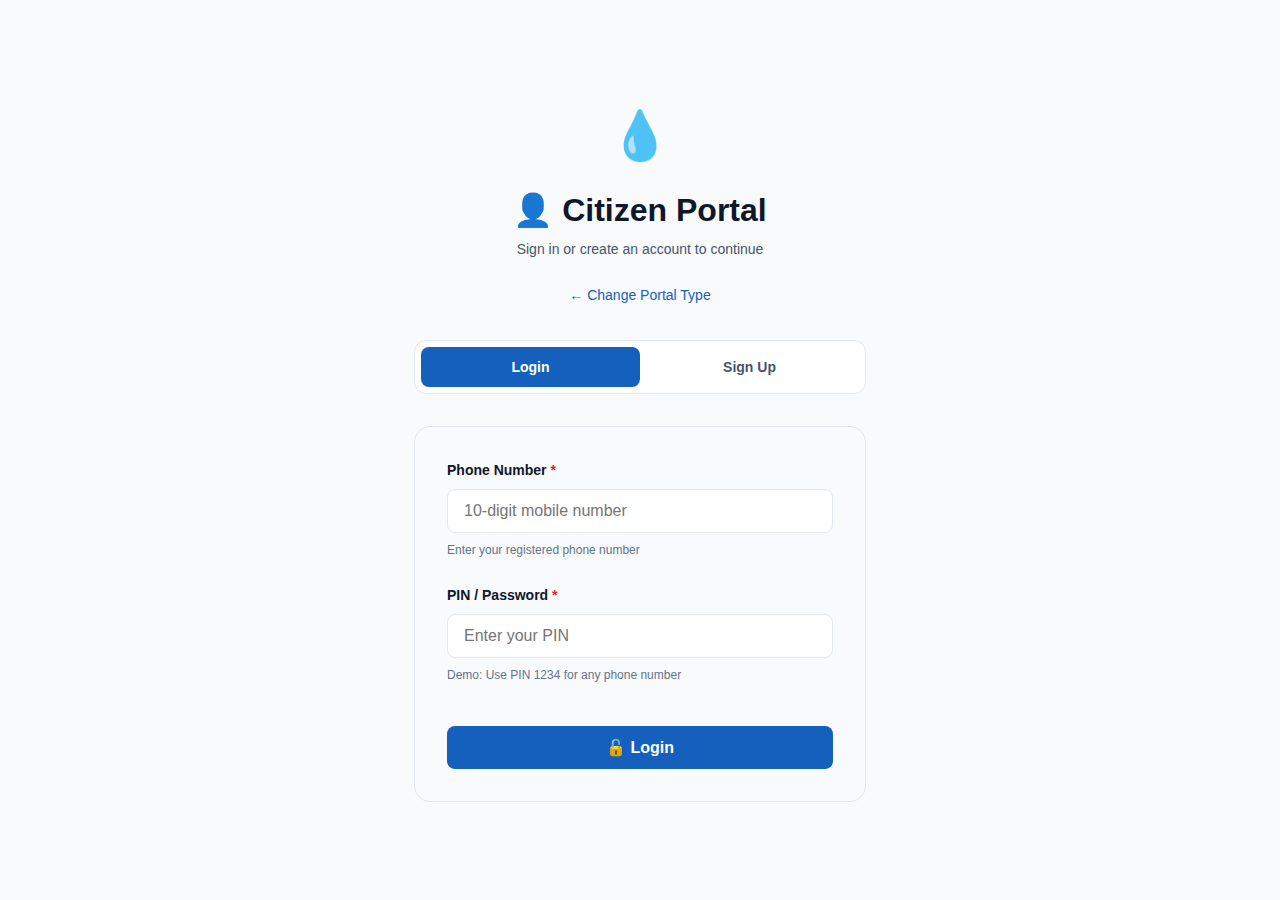
<file: Hack4delhi/auth.html>
<!DOCTYPE html>
<html lang="en">
<head>
    <meta charset="UTF-8">
    <meta name="viewport" content="width=device-width, initial-scale=1.0">
    <title>Authentication - Delhi Flood Management</title>
    <link rel="stylesheet" href="styles.css">
</head>
<body>
    <div style="min-height: 100vh; display: flex; align-items: center; justify-content: center; background: var(--bg-secondary); padding: 2rem;">
        <div class="container" style="max-width: 500px;">
            <!-- Header -->
            <div style="text-align: center; margin-bottom: 2rem;">
                <div style="font-size: 3rem; margin-bottom: 1rem;">💧</div>
                <h1 style="font-size: 2rem; font-weight: 700; margin-bottom: 0.5rem;" id="portal-title">Citizen Portal</h1>
                <p style="color: var(--text-secondary); font-size: 0.875rem;">Sign in or create an account to continue</p>
                <a href="portal.html" style="display: inline-block; margin-top: 0.5rem; color: var(--primary-blue); font-size: 0.875rem;">
                    ← Change Portal Type
                </a>
            </div>

            <!-- Tabs -->
            <div style="display: flex; background: var(--bg-primary); border-radius: var(--radius-lg); padding: 0.375rem; margin-bottom: 2rem; border: 1px solid var(--border-color);">
                <button class="auth-tab active" onclick="switchTab('login')" id="login-tab">
                    Login
                </button>
                <button class="auth-tab" onclick="switchTab('signup')" id="signup-tab">
                    Sign Up
                </button>
            </div>

            <!-- Login Form -->
            <div id="login-form" class="auth-form active">
                <div class="form-card">
                    <!-- Citizen Login -->
                    <form id="citizen-login-form" class="role-form">
                        <div class="form-group">
                            <label class="form-label required">Phone Number</label>
                            <input type="tel" id="citizen-login-phone" class="form-input" placeholder="10-digit mobile number" pattern="[0-9]{10}" required maxlength="10">
                            <small class="form-help">Enter your registered phone number</small>
                        </div>

                        <div class="form-group">
                            <label class="form-label required">PIN / Password</label>
                            <input type="password" id="citizen-login-pin" class="form-input" placeholder="Enter your PIN" required>
                            <small class="form-help">Demo: Use PIN 1234 for any phone number</small>
                        </div>

                        <button type="submit" class="btn btn-primary" style="width: 100%; margin-top: 1rem;">
                            🔓 Login
                        </button>
                    </form>

                    <!-- Admin Login -->
                    <form id="admin-login-form" class="role-form hidden">
                        <div class="form-group">
                            <label class="form-label required">Username</label>
                            <input type="text" id="admin-login-username" class="form-input" placeholder="Enter username" required>
                        </div>

                        <div class="form-group">
                            <label class="form-label required">Password</label>
                            <input type="password" id="admin-login-password" class="form-input" placeholder="Enter password" required>
                            <small class="form-help">Demo: username: admin, password: admin123</small>
                        </div>

                        <div style="text-align: right; margin-top: 0.5rem;">
                            <a href="#" onclick="showForgotPassword(); return false;" style="font-size: 0.875rem; color: var(--primary-blue);">
                                Forgot Password?
                            </a>
                        </div>

                        <button type="submit" class="btn btn-primary" style="width: 100%; margin-top: 1rem;">
                            🔓 Login as Admin
                        </button>
                    </form>
                </div>
            </div>

            <!-- Signup Form -->
            <div id="signup-form" class="auth-form">
                <div class="form-card">
                    <!-- Citizen Signup -->
                    <form id="citizen-signup-form" class="role-form">
                        <div class="form-group">
                            <label class="form-label required">Full Name</label>
                            <input type="text" id="citizen-signup-name" class="form-input" placeholder="Enter your full name" required>
                        </div>

                        <div class="form-group">
                            <label class="form-label required">Phone Number</label>
                            <input type="tel" id="citizen-signup-phone" class="form-input" placeholder="10-digit mobile number" pattern="[0-9]{10}" required maxlength="10">
                        </div>

                        <div class="form-group">
                            <label class="form-label">Email (Optional)</label>
                            <input type="email" id="citizen-signup-email" class="form-input" placeholder="your@email.com">
                        </div>

                        <div class="form-group">
                            <label class="form-label required">Create PIN</label>
                            <input type="password" id="citizen-signup-pin" class="form-input" placeholder="Create a 4-6 digit PIN" required minlength="4">
                            <small class="form-help">Create a secure PIN for login</small>
                        </div>

                        <button type="submit" class="btn btn-success" style="width: 100%; margin-top: 1rem;">
                            ✅ Create Account
                        </button>
                    </form>

                    <!-- Admin Signup -->
                    <form id="admin-signup-form" class="role-form hidden">
                        <div class="form-group">
                            <label class="form-label required">Username</label>
                            <input type="text" id="admin-signup-username" class="form-input" placeholder="Choose a username" required>
                        </div>

                        <div class="form-group">
                            <label class="form-label required">Phone Number</label>
                            <input type="tel" id="admin-signup-phone" class="form-input" placeholder="10-digit mobile number" pattern="[0-9]{10}" required maxlength="10">
                        </div>

                        <div class="form-group">
                            <label class="form-label required">Create Password</label>
                            <input type="password" id="admin-signup-password" class="form-input" placeholder="Minimum 6 characters" required minlength="6">
                            <small class="form-help">Use a strong password with letters and numbers</small>
                        </div>

                        <button type="submit" class="btn btn-success" style="width: 100%; margin-top: 1rem;">
                            ✅ Create Admin Account
                        </button>
                    </form>
                </div>
            </div>

            <!-- Forgot Password Section (Admin Only) -->
            <div id="forgot-password-section" class="auth-form hidden">
                <div class="form-card">
                    <div style="text-align: center; margin-bottom: 2rem;">
                        <h3 style="font-size: 1.5rem; margin-bottom: 0.5rem;">🔑 Reset Password</h3>
                        <p style="color: var(--text-secondary); font-size: 0.875rem;">Enter your username and registered phone</p>
                    </div>

                    <form id="forgot-password-form">
                        <div class="form-group">
                            <label class="form-label required">Admin Username</label>
                            <input type="text" id="reset-username" class="form-input" placeholder="Enter your username" required>
                        </div>

                        <div class="form-group">
                            <label class="form-label required">Registered Phone</label>
                            <input type="tel" id="reset-phone" class="form-input" placeholder="10-digit phone number" pattern="[0-9]{10}" required maxlength="10">
                        </div>

                        <div id="new-password-fields" class="hidden">
                            <div class="form-group">
                                <label class="form-label required">New Password</label>
                                <input type="password" id="reset-new-password" class="form-input" placeholder="Minimum 6 characters" minlength="6">
                            </div>

                            <div class="form-group">
                                <label class="form-label required">Confirm Password</label>
                                <input type="password" id="reset-confirm-password" class="form-input" placeholder="Re-enter password" minlength="6">
                            </div>
                        </div>

                        <div style="display: flex; gap: 1rem; margin-top: 1.5rem;">
                            <button type="button" class="btn btn-secondary" onclick="hideForgotPassword()" style="flex: 1;">
                                Cancel
                            </button>
                            <button type="submit" class="btn btn-primary" id="reset-submit-btn" style="flex: 1;">
                                Verify
                            </button>
                        </div>
                    </form>
                </div>
            </div>
        </div>
    </div>

    <!-- Scripts -->
    <script src="script.js"></script>
    <script src="auth.js"></script>
    <script>
        let selectedRole = 'citizen';
        let resetStep = 1;

        document.addEventListener('DOMContentLoaded', function() {
            initializeTheme();
            
            // Get selected role
            selectedRole = DataAccess.getSelectedRole() || 'citizen';
            updateForRole();

            // Setup form handlers
            document.getElementById('citizen-login-form').addEventListener('submit', handleCitizenLogin);
            document.getElementById('citizen-signup-form').addEventListener('submit', handleCitizenSignup);
            document.getElementById('admin-login-form').addEventListener('submit', handleAdminLogin);
            document.getElementById('admin-signup-form').addEventListener('submit', handleAdminSignup);
            document.getElementById('forgot-password-form').addEventListener('submit', handleForgotPassword);
        });

        function updateForRole() {
            const portalTitle = document.getElementById('portal-title');
            
            if (selectedRole === 'admin') {
                portalTitle.innerHTML = '🏛️ Administrative Portal';
                document.getElementById('citizen-login-form').classList.add('hidden');
                document.getElementById('admin-login-form').classList.remove('hidden');
                document.getElementById('citizen-signup-form').classList.add('hidden');
                document.getElementById('admin-signup-form').classList.remove('hidden');
            } else {
                portalTitle.innerHTML = '👤 Citizen Portal';
                document.getElementById('citizen-login-form').classList.remove('hidden');
                document.getElementById('admin-login-form').classList.add('hidden');
                document.getElementById('citizen-signup-form').classList.remove('hidden');
                document.getElementById('admin-signup-form').classList.add('hidden');
            }
        }

        function switchTab(tab) {
            const loginTab = document.getElementById('login-tab');
            const signupTab = document.getElementById('signup-tab');
            const loginForm = document.getElementById('login-form');
            const signupForm = document.getElementById('signup-form');
            const forgotSection = document.getElementById('forgot-password-section');

            forgotSection.classList.add('hidden');

            if (tab === 'login') {
                loginTab.classList.add('active');
                signupTab.classList.remove('active');
                loginForm.classList.add('active');
                signupForm.classList.remove('active');
            } else {
                loginTab.classList.remove('active');
                signupTab.classList.add('active');
                loginForm.classList.remove('active');
                signupForm.classList.add('active');
            }
        }

        function handleCitizenLogin(e) {
            e.preventDefault();
            
            const phone = document.getElementById('citizen-login-phone').value;
            const pin = document.getElementById('citizen-login-pin').value;

            try {
                const session = CitizenAuth.login(phone, pin);
                SessionManager.createSession(session);
                showToast('Login successful! Redirecting...', 'success');
                setTimeout(() => {
                    window.location.href = 'citizen-home.html';
                }, 1000);
            } catch (error) {
                showToast(error.message, 'error');
            }
        }

        function handleCitizenSignup(e) {
            e.preventDefault();
            
            const name = document.getElementById('citizen-signup-name').value;
            const phone = document.getElementById('citizen-signup-phone').value;
            const email = document.getElementById('citizen-signup-email').value;
            const pin = document.getElementById('citizen-signup-pin').value;

            try {
                const session = CitizenAuth.signup(name, phone, pin, email);
                SessionManager.createSession(session);
                showToast('Account created successfully! Redirecting...', 'success');
                setTimeout(() => {
                    window.location.href = 'citizen-home.html';
                }, 1000);
            } catch (error) {
                showToast(error.message, 'error');
            }
        }

        function handleAdminLogin(e) {
            e.preventDefault();
            
            const username = document.getElementById('admin-login-username').value;
            const password = document.getElementById('admin-login-password').value;

            try {
                const session = AdminAuth.login(username, password);
                SessionManager.createSession(session);
                showToast('Admin login successful! Redirecting...', 'success');
                setTimeout(() => {
                    window.location.href = 'admin-home.html';
                }, 1000);
            } catch (error) {
                showToast(error.message, 'error');
            }
        }

        function handleAdminSignup(e) {
            e.preventDefault();
            
            const username = document.getElementById('admin-signup-username').value;
            const phone = document.getElementById('admin-signup-phone').value;
            const password = document.getElementById('admin-signup-password').value;

            try {
                const session = AdminAuth.signup(username, phone, password);
                SessionManager.createSession(session);
                showToast('Admin account created! Redirecting...', 'success');
                setTimeout(() => {
                    window.location.href = 'admin-home.html';
                }, 1000);
            } catch (error) {
                showToast(error.message, 'error');
            }
        }

        function showForgotPassword() {
            document.getElementById('login-form').classList.remove('active');
            document.getElementById('signup-form').classList.remove('active');
            document.getElementById('forgot-password-section').classList.add('active');
            resetStep = 1;
            document.getElementById('new-password-fields').classList.add('hidden');
            document.getElementById('reset-submit-btn').textContent = 'Verify';
        }

        function hideForgotPassword() {
            document.getElementById('forgot-password-section').classList.remove('active');
            document.getElementById('login-form').classList.add('active');
            document.getElementById('forgot-password-form').reset();
            resetStep = 1;
        }

        function handleForgotPassword(e) {
            e.preventDefault();
            
            const username = document.getElementById('reset-username').value;
            const phone = document.getElementById('reset-phone').value;

            if (resetStep === 1) {
                // Verify username and phone
                const adminUsers = DataAccess.getAdminUsers();
                const user = adminUsers.find(u => u.username === username && u.phone === phone);

                if (!user) {
                    showToast('No admin account found with this username and phone', 'error');
                    return;
                }

                // Show password fields
                document.getElementById('new-password-fields').classList.remove('hidden');
                document.getElementById('reset-submit-btn').textContent = 'Reset Password';
                showToast('Verified! Now create a new password', 'success');
                resetStep = 2;
            } else {
                // Reset password
                const newPassword = document.getElementById('reset-new-password').value;
                const confirmPassword = document.getElementById('reset-confirm-password').value;

                if (newPassword !== confirmPassword) {
                    showToast('Passwords do not match', 'error');
                    return;
                }

                try {
                    AdminAuth.resetPassword(username, phone, newPassword);
                    showToast('Password updated successfully!', 'success');
                    setTimeout(() => {
                        hideForgotPassword();
                        document.getElementById('admin-login-username').value = username;
                    }, 1000);
                } catch (error) {
                    showToast(error.message, 'error');
                }
            }
        }
    </script>

    <style>
        .auth-tab {
            flex: 1;
            padding: 0.75rem;
            background: transparent;
            border: none;
            border-radius: var(--radius-md);
            font-weight: 600;
            color: var(--text-secondary);
            cursor: pointer;
            transition: all 0.2s;
            font-size: 0.875rem;
        }

        .auth-tab.active {
            background: var(--primary-blue);
            color: white;
        }

        .auth-form {
            display: none;
        }

        .auth-form.active {
            display: block;
            animation: fadeIn 0.3s ease-out;
        }

        @keyframes fadeIn {
            from {
                opacity: 0;
                transform: translateY(10px);
            }
            to {
                opacity: 1;
                transform: translateY(0);
            }
        }

        @media (max-width: 768px) {
            body {
                padding: 1rem;
            }
        }
    </style>
</body>
</html>
</file>
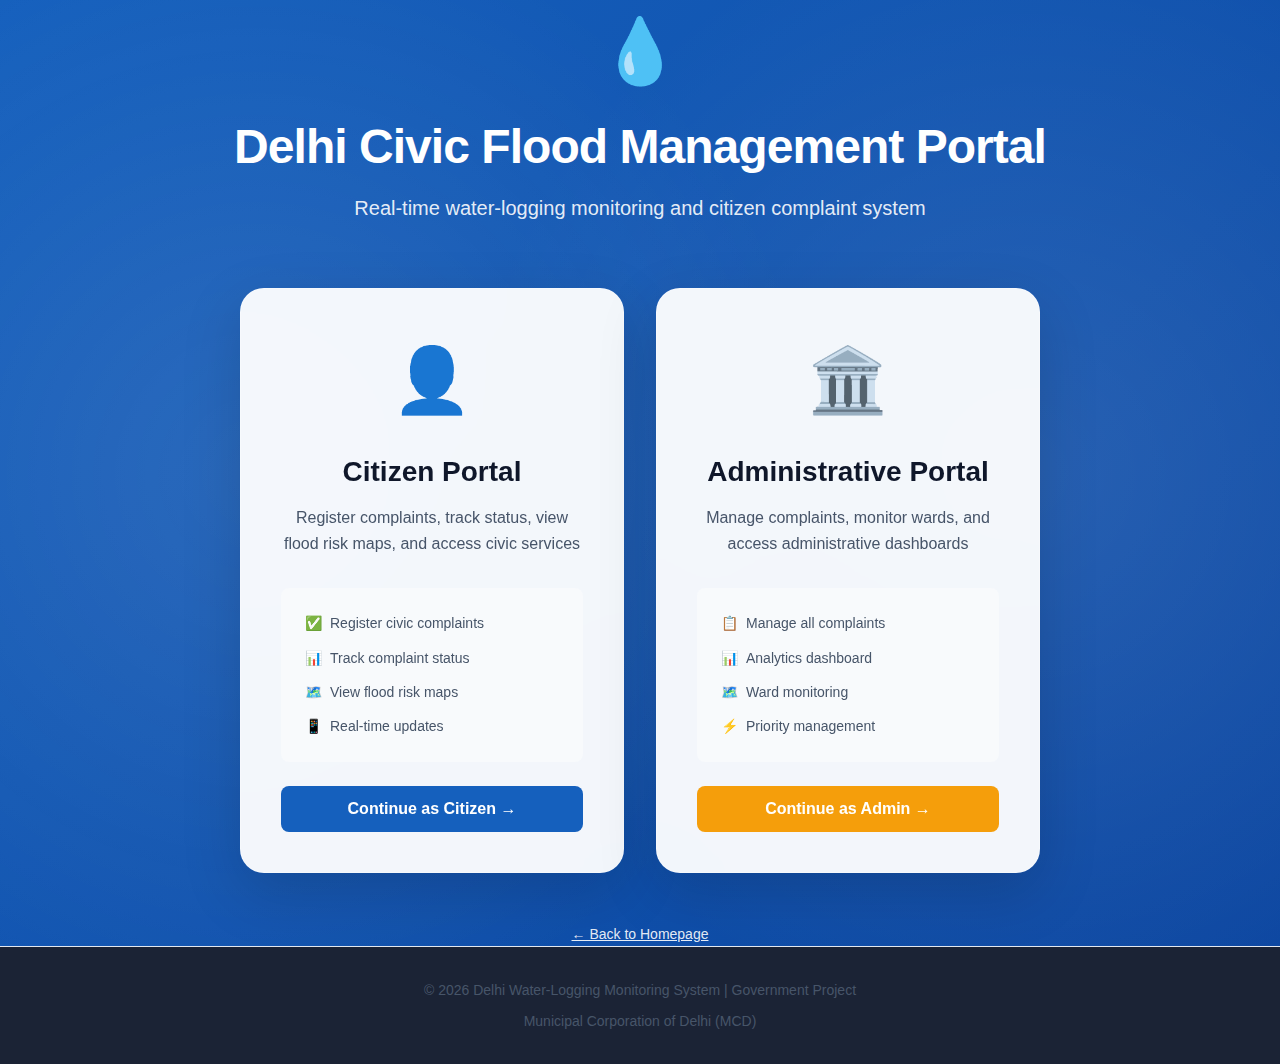
<file: Hack4delhi/authority.html>
<!DOCTYPE html>
<html lang="en">
<head>
    <meta charset="UTF-8">
    <meta name="viewport" content="width=device-width, initial-scale=1.0">
    <title>Authority Dashboard - Delhi Water-Logging System</title>
    <link rel="stylesheet" href="styles.css">
</head>
<body>
    <!-- Navigation Bar -->
    <nav class="navbar" id="main-navbar">
        <!-- Navigation will be dynamically loaded based on role -->
    </nav>

    <!-- Dashboard Header -->
    <section class="dashboard-header">
        <div class="container">
            <h1>MCD Authority Dashboard</h1>
            <p>Priority-based ward monitoring and intelligent action recommendations</p>
            <div class="last-updated">Last Updated: <span id="current-time"></span></div>
        </div>
    </section>

    <!-- Summary Cards - Key Metrics -->
    <section class="summary-section">
        <div class="container">
            <div class="summary-grid">
                <div class="summary-card critical">
                    <h3>Critical Wards</h3>
                    <div class="summary-number" id="critical-count">--</div>
                    <p>Risk Score > 80</p>
                </div>
                <div class="summary-card warning">
                    <h3>High Priority</h3>
                    <div class="summary-number" id="high-priority-count">--</div>
                    <p>Risk Score 50-80</p>
                </div>
                <div class="summary-card stable">
                    <h3>Monitoring Only</h3>
                    <div class="summary-number" id="monitoring-count">--</div>
                    <p>Risk Score < 50</p>
                </div>
                <div class="summary-card info">
                    <h3>Total Wards</h3>
                    <div class="summary-number" id="total-wards">--</div>
                    <p>Under Surveillance</p>
                </div>
            </div>
        </div>
    </section>

    <!-- AI-Based Recommendations -->
    <section class="ai-recommendations-section">
        <div class="container">
            <h2>🤖 AI-Powered Action Prioritization</h2>
            <div class="ai-card">
                <div class="ai-header">
                    <span class="ai-badge">AI ENGINE</span>
                    <h3>Intelligent Decision Support System</h3>
                </div>
                <div class="recommendation-rules">
                    <!-- Critical Rule -->
                    <div class="rule-item critical-rule">
                        <div class="rule-icon">🚨</div>
                        <div class="rule-content">
                            <h4>Critical Action Required (Risk Score > 80)</h4>
                            <ul>
                                <li>Deploy high-capacity water pumps immediately to affected areas</li>
                                <li>Issue traffic diversion alerts via SMS and public announcement systems</li>
                                <li>Activate emergency response teams and pre-position rescue equipment</li>
                                <li>Send real-time alerts to residents and commuters in the zone</li>
                            </ul>
                        </div>
                    </div>
                    
                    <!-- Warning Rule -->
                    <div class="rule-item warning-rule">
                        <div class="rule-icon">⚠️</div>
                        <div class="rule-content">
                            <h4>High Priority Actions (Risk Score 50-80)</h4>
                            <ul>
                                <li>Schedule comprehensive drain inspection within 24 hours</li>
                                <li>Pre-position pumping equipment at strategic locations</li>
                                <li>Clear drainage blockages and remove debris from channels</li>
                                <li>Monitor rainfall forecasts and increase surveillance frequency</li>
                            </ul>
                        </div>
                    </div>
                    
                    <!-- Stable Rule -->
                    <div class="rule-item stable-rule">
                        <div class="rule-icon">✅</div>
                        <div class="rule-content">
                            <h4>Monitoring Mode (Risk Score < 50)</h4>
                            <ul>
                                <li>Continue routine monitoring and data collection</li>
                                <li>Maintain regular preventive maintenance schedule</li>
                                <li>No immediate emergency action required</li>
                            </ul>
                        </div>
                    </div>
                </div>
            </div>
        </div>
    </section>

    <!-- Wards Data Table -->
    <section class="wards-table-section">
        <div class="container">
            <h2>All Wards - Sorted by Risk Level</h2>
            <div class="table-controls">
                <button class="filter-btn active" onclick="filterTable('all')">All Wards</button>
                <button class="filter-btn" onclick="filterTable('critical')">Critical Only</button>
                <button class="filter-btn" onclick="filterTable('high')">High Priority</button>
            </div>
            <div class="table-container">
                <table class="wards-table" id="wards-table">
                    <thead>
                        <tr>
                            <th>Rank</th>
                            <th>Ward Name</th>
                            <th>Risk Score</th>
                            <th>Risk Level</th>
                            <th>Rainfall</th>
                            <th>Drainage</th>
                            <th>Incidents</th>
                            <th>Action</th>
                        </tr>
                    </thead>
                    <tbody id="wards-table-body">
                        <!-- Generated dynamically -->
                    </tbody>
                </table>
            </div>
        </div>
    </section>

    <!-- Priority Action Checklist -->
    <section class="checklist-section">
        <div class="container">
            <h2>Priority Action Checklist</h2>
            <div class="checklist-card">
                <div id="action-checklist">
                    <!-- Generated dynamically -->
                </div>
            </div>
        </div>
    </section>

    <!-- Footer -->
    <footer>
        <div class="container">
            <p>&copy; 2026 Delhi Water-Logging Monitoring System</p>
        </div>
    </footer>

    <!-- Load Data and Scripts -->
    <script src="data.js"></script>
    <script src="script.js"></script>
    <script src="auth.js"></script>
    <script>
        // Initialize dashboard when page loads
        window.addEventListener('DOMContentLoaded', function() {
            initializeRoleBasedNavigation('authority');
            initializeTheme();
            initializeDashboard();
        });

        function initializeRoleBasedNavigation(activePage) {
            const session = SessionManager.getSession();
            const navbar = document.getElementById('main-navbar');
            
            if (!session) {
                window.location.href = 'portal.html';
                return;
            }

            if (session.role === 'admin') {
                navbar.innerHTML = `
                    <div class="container">
                        <div class="nav-brand">
                            <span class="nav-logo">💧</span>
                            <h2>Delhi Water-Logging System - Admin</h2>
                        </div>
                        <div class="nav-content">
                            <div class="nav-links">
                                <a href="admin-home.html">Admin Home</a>
                                <a href="map.html">🗺️ Flood Map</a>
                                <a href="complaint.html">📝 Register Complaint</a>
                                <a href="track.html">🔍 Track Complaint</a>
                                <a href="my-complaints.html">📋 All Complaints</a>
                                <a href="admin-complaints.html">⚡ Manage Complaints</a>
                                <a href="authority.html" class="${activePage === 'authority' ? 'active' : ''}">🏛️ Authority Dashboard</a>
                            </div>
                            <div class="nav-controls">
                                <div style="display: flex; align-items: center; gap: 0.5rem; padding: 0.5rem 1rem; background: var(--bg-secondary); border-radius: var(--radius-full); border: 1px solid var(--border-color);">
                                    <span style="font-size: 1rem;">🏛️</span>
                                    <span style="font-size: 0.875rem; font-weight: 600; color: var(--text-primary);">${session.username || 'Admin'}</span>
                                </div>
                                <button class="theme-toggle" onclick="toggleTheme()" id="theme-toggle">
                                    <span class="icon" id="theme-icon">🌙</span>
                                    <span id="theme-text">Dark</span>
                                </button>
                                <button class="btn btn-danger" onclick="logout()" style="padding: 0.5rem 1rem; font-size: 0.875rem;">
                                    🚪 Logout
                                </button>
                            </div>
                        </div>
                    </div>
                `;
            } else {
                // Citizens should not access this page - redirect
                window.location.href = 'citizen-home.html';
            }
        }
    </script>
</body>
</html>
</file>
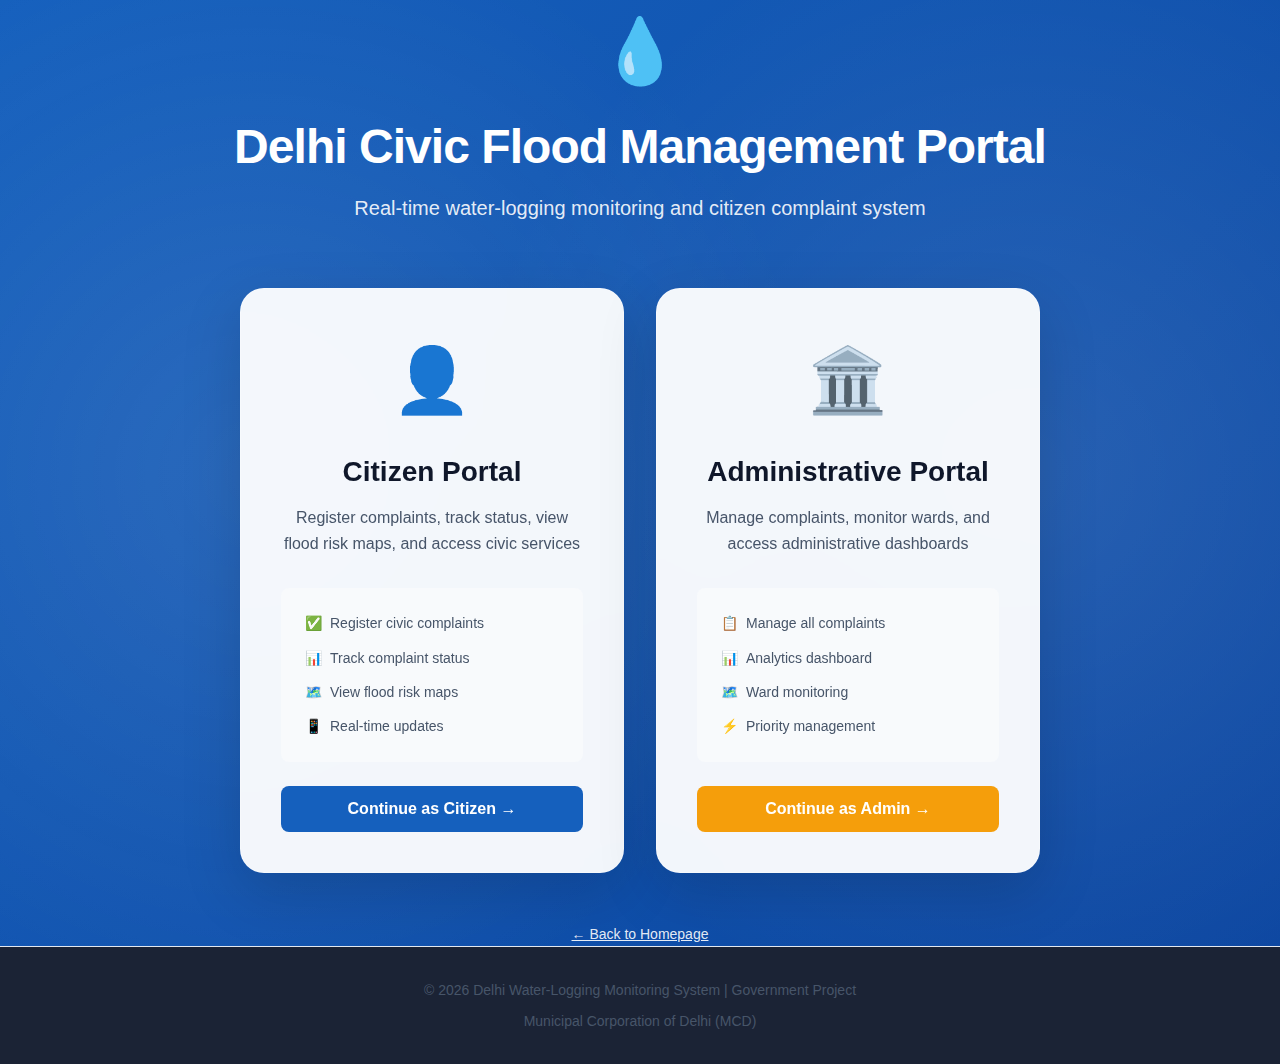
<file: Hack4delhi/citizen-home.html>
<!DOCTYPE html>
<html lang="en">
<head>
    <meta charset="UTF-8">
    <meta name="viewport" content="width=device-width, initial-scale=1.0">
    <title>Citizen Dashboard - Delhi Water-Logging System</title>
    <link rel="stylesheet" href="styles.css">
</head>
<body>
    <!-- Navigation Bar -->
    <nav class="navbar">
        <div class="container">
            <div class="nav-brand">
                <span class="nav-logo">💧</span>
                <h2>Delhi Water-Logging System</h2>
            </div>
            <div class="nav-content">
                <div class="nav-links">
                    <a href="citizen-home.html" class="active">Home</a>
                    <a href="map.html">Flood Risk Map</a>
                    <a href="complaint.html">Register Complaint</a>
                    <a href="track.html">Track Complaint</a>
                    <a href="my-complaints.html">My Complaints</a>
                </div>
                <div class="nav-controls">
                    <div style="display: flex; align-items: center; gap: 0.5rem; padding: 0.5rem 1rem; background: var(--bg-secondary); border-radius: var(--radius-full); border: 1px solid var(--border-color);">
                        <span style="font-size: 1rem;">👤</span>
                        <span id="user-name" style="font-size: 0.875rem; font-weight: 600; color: var(--text-primary);"></span>
                    </div>
                    <button class="theme-toggle" onclick="toggleTheme()" id="theme-toggle">
                        <span class="icon" id="theme-icon">🌙</span>
                        <span id="theme-text">Dark</span>
                    </button>
                    <button class="btn btn-secondary" onclick="logout()" style="padding: 0.5rem 1rem; font-size: 0.875rem;">
                        🚪 Logout
                    </button>
                </div>
            </div>
        </div>
    </nav>

    <!-- Hero Section -->
    <section class="hero" style="padding: 4rem 0;">
        <div class="container">
            <h1>Welcome to Citizen Portal</h1>
            <p class="subtitle">Monitor flood risks, register complaints, and track civic issues in your area</p>
        </div>
    </section>

    <!-- Quick Stats -->
    <section class="section" style="padding-top: 2rem;">
        <div class="container">
            <div class="summary-grid">
                <div class="summary-card info">
                    <h3>My Complaints</h3>
                    <div class="summary-number" id="my-complaints-count">0</div>
                    <p>Total filed</p>
                </div>
                <div class="summary-card warning">
                    <h3>Pending</h3>
                    <div class="summary-number" id="pending-count">0</div>
                    <p>In progress</p>
                </div>
                <div class="summary-card stable">
                    <h3>Resolved</h3>
                    <div class="summary-number" id="resolved-count">0</div>
                    <p>Completed</p>
                </div>
                <div class="summary-card critical">
                    <h3>High Risk Zones</h3>
                    <div class="summary-number">23</div>
                    <p>Across Delhi</p>
                </div>
            </div>
        </div>
    </section>

    <!-- Quick Actions -->
    <section class="section">
        <div class="container">
            <h2 class="section-title" style="margin-bottom: 2rem;">Quick Actions</h2>
            <div class="features-grid">
                <div class="feature-card" onclick="window.location.href='map.html'" style="cursor: pointer;">
                    <h3>🗺️ Flood Risk Map</h3>
                    <p>View real-time water-logging hotspots and risk levels across Delhi wards</p>
                    <a href="map.html" class="btn btn-primary" style="margin-top: 1rem;">View Map</a>
                </div>

                <div class="feature-card" onclick="window.location.href='complaint.html'" style="cursor: pointer;">
                    <h3>📝 Register Complaint</h3>
                    <p>Report water-logging, drainage issues, and other civic problems with photo evidence</p>
                    <a href="complaint.html" class="btn btn-primary" style="margin-top: 1rem;">File Complaint</a>
                </div>

                <div class="feature-card" onclick="window.location.href='track.html'" style="cursor: pointer;">
                    <h3>🔍 Track Complaint</h3>
                    <p>Monitor the status of your complaints and view resolution timeline</p>
                    <a href="track.html" class="btn btn-primary" style="margin-top: 1rem;">Track Status</a>
                </div>

                <div class="feature-card" onclick="window.location.href='my-complaints.html'" style="cursor: pointer;">
                    <h3>📋 My Complaints</h3>
                    <p>View all complaints filed from this device with detailed status updates</p>
                    <a href="my-complaints.html" class="btn btn-primary" style="margin-top: 1rem;">View All</a>
                </div>
            </div>
        </div>
    </section>

    <!-- Recent Complaints -->
    <section class="section" style="background-color: var(--bg-secondary);">
        <div class="container">
            <h2 class="section-title" style="margin-bottom: 2rem;">Recent Complaints</h2>
            <div id="recent-complaints-container">
                <!-- Loaded dynamically -->
            </div>
            <div id="no-complaints" class="empty-state" style="padding: 3rem;">
                <div class="empty-icon">📭</div>
                <h3 class="empty-title">No Complaints Yet</h3>
                <p class="empty-message">You haven't filed any complaints. Start by registering a civic issue.</p>
                <a href="complaint.html" class="btn btn-primary">Register First Complaint</a>
            </div>
        </div>
    </section>

    <!-- Important Information -->
    <section class="section">
        <div class="container">
            <h2 class="section-title" style="margin-bottom: 2rem;">Important Information</h2>
            <div style="display: grid; gap: 1.5rem;">
                <div class="alert alert-warning">
                    <span class="alert-icon">⚠️</span>
                    <div class="alert-content">
                        <div class="alert-title">Monsoon Season Alert</div>
                        <div class="alert-message">Heavy rainfall expected in next 48 hours. Report water-logging incidents immediately for faster response.</div>
                    </div>
                </div>

                <div class="alert alert-info">
                    <span class="alert-icon">ℹ️</span>
                    <div class="alert-content">
                        <div class="alert-title">Emergency Helpline</div>
                        <div class="alert-message">For urgent assistance, call MCD Control Room: 1800-11-8181 (Toll Free)</div>
                    </div>
                </div>

                <div class="alert alert-success">
                    <span class="alert-icon">✅</span>
                    <div class="alert-content">
                        <div class="alert-title">System Status</div>
                        <div class="alert-message">All civic services are operational. Average complaint resolution time: 3-5 days.</div>
                    </div>
                </div>
            </div>
        </div>
    </section>

    <!-- Footer -->
    <footer>
        <div class="container">
            <p>&copy; 2026 Delhi Water-Logging Monitoring System | Municipal Corporation of Delhi</p>
        </div>
    </footer>

    <!-- Scripts -->
    <script src="data.js"></script>
    <script src="script.js"></script>
    <script src="complaints.js"></script>
    <script src="auth.js"></script>
    <script>
        document.addEventListener('DOMContentLoaded', function() {
            initializeTheme();
            loadUserInfo();
            loadStats();
            loadRecentComplaints();
        });

        function loadUserInfo() {
            const session = SessionManager.getSession();
            if (session) {
                document.getElementById('user-name').textContent = session.name || 'Citizen';
            }
        }

        function loadStats() {
            // Update complaint stats based on localStorage (using new key)
            let allComplaints = [];
            try {
                // Try new key first
                const complaintsData = localStorage.getItem('delhiComplaints');
                if (complaintsData) {
                    allComplaints = JSON.parse(complaintsData);
                } else {
                    // Fallback to old key
                    const oldData = localStorage.getItem('complaints');
                    if (oldData) {
                        allComplaints = JSON.parse(oldData);
                    }
                }
            } catch (error) {
                console.error('Error loading complaints:', error);
            }

            const myCount = allComplaints.length;
            const pendingCount = allComplaints.filter(c => 
                c.status === 'Pending Verification' || c.status === 'Verified' || c.status === 'In Progress'
            ).length;
            const resolvedCount = allComplaints.filter(c => c.status === 'Resolved').length;

            animateCounter(document.getElementById('my-complaints-count'), myCount, 1000);
            animateCounter(document.getElementById('pending-count'), pendingCount, 1000);
            animateCounter(document.getElementById('resolved-count'), resolvedCount, 1000);
        }

        function loadRecentComplaints() {
            let allComplaints = [];
            try {
                const complaintsData = localStorage.getItem('delhiComplaints') || localStorage.getItem('complaints');
                if (complaintsData) {
                    allComplaints = JSON.parse(complaintsData);
                }
            } catch (error) {
                console.error('Error loading complaints:', error);
            }

            const container = document.getElementById('recent-complaints-container');
            const noComplaints = document.getElementById('no-complaints');

            if (allComplaints.length === 0) {
                container.style.display = 'none';
                noComplaints.style.display = 'block';
                return;
            }

            container.style.display = 'block';
            noComplaints.style.display = 'none';

            // Show latest 3 complaints
            const recent = allComplaints.slice(-3).reverse();

            container.innerHTML = recent.map(c => `
                <div class="complaint-card">
                    <div class="complaint-header">
                        <div>
                            <div class="complaint-id">${c.id}</div>
                            <span class="badge badge-${c.status.toLowerCase().replace(/\s+/g, '-')}">${c.status}</span>
                        </div>
                        <div style="text-align: right; font-size: 0.875rem; color: var(--text-tertiary);">
                            ${formatDateShort(c.createdAt)}
                        </div>
                    </div>
                    <div class="complaint-meta">
                        <div class="complaint-meta-item">📁 ${c.category}</div>
                        <div class="complaint-meta-item">📍 ${c.ward}</div>
                        <div class="complaint-meta-item">
                            <span class="badge badge-${c.severity.toLowerCase()}">${c.severity}</span>
                        </div>
                    </div>
                    <div class="complaint-description">
                        ${c.description.substring(0, 100)}${c.description.length > 100 ? '...' : ''}
                    </div>
                    <div class="complaint-actions">
                        <a href="track.html?id=${c.id}" class="btn btn-primary">View Details</a>
                    </div>
                </div>
            `).join('');
        }
    </script>
</body>
</html>
</file>
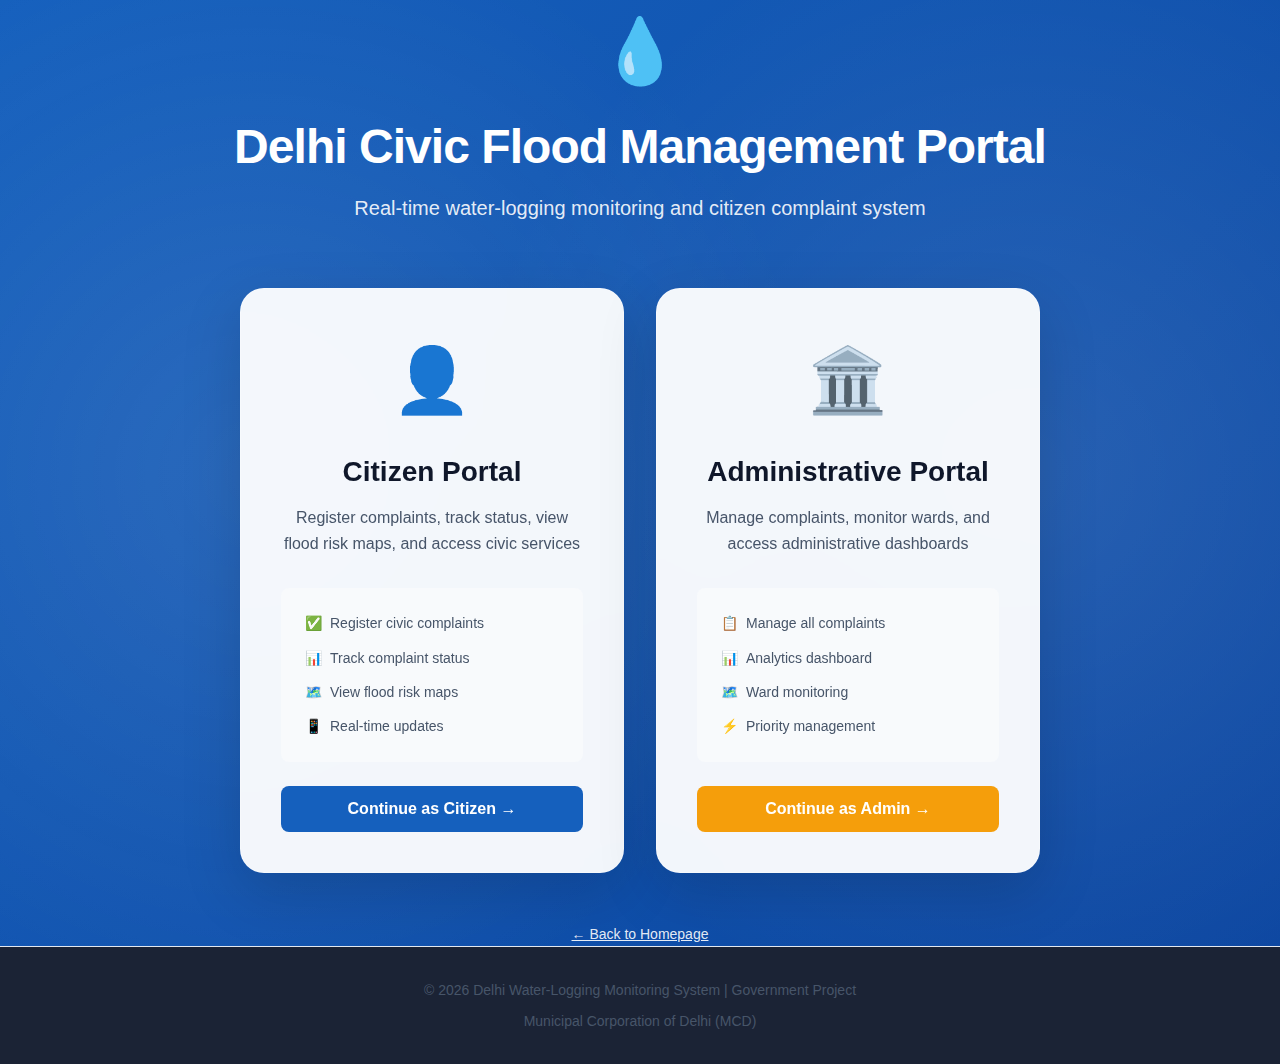
<file: Hack4delhi/complaint.html>
<!DOCTYPE html>
<html lang="en">
<head>
    <meta charset="UTF-8">
    <meta name="viewport" content="width=device-width, initial-scale=1.0">
    <title>Register Complaint - Delhi Water-Logging System</title>
    <link rel="stylesheet" href="styles.css">
</head>
<body>
    <!-- Navigation Bar -->
    <nav class="navbar" id="main-navbar">
        <!-- Navigation will be dynamically loaded based on role -->
    </nav>

    <!-- Page Header -->
    <section class="dashboard-header">
        <div class="container">
            <h1>📝 Register Civic Complaint</h1>
            <p>Report water-logging, drainage issues, and other civic problems in your area</p>
        </div>
    </section>

    <!-- Complaint Form -->
    <section class="section">
        <div class="container">
            <div class="form-container">
                <div class="form-card">
                    <form id="complaint-form">
                        <!-- Alert for high-risk areas -->
                        <div id="risk-alert" class="alert alert-warning hidden">
                            <span class="alert-icon">⚠️</span>
                            <div class="alert-content">
                                <div class="alert-title">High Risk Area Detected</div>
                                <div class="alert-message" id="risk-message"></div>
                            </div>
                        </div>

                        <!-- Complaint Category -->
                        <div class="form-group">
                            <label for="category" class="form-label required">Complaint Category</label>
                            <select id="category" name="category" class="form-select" required>
                                <option value="">Select Category</option>
                                <option value="Water Logging">Water Logging</option>
                                <option value="Drain Blockage">Drain Blockage</option>
                                <option value="Sewer Overflow">Sewer Overflow</option>
                                <option value="Garbage Overflow">Garbage Overflow</option>
                                <option value="Road Damage">Road Damage</option>
                                <option value="Streetlight Issue">Streetlight Issue</option>
                                <option value="Encroachment">Encroachment</option>
                            </select>
                        </div>

                        <!-- Zone & Ward Selection -->
                        <div class="form-row">
                            <div class="form-group">
                                <label for="zone" class="form-label required">Zone</label>
                                <select id="zone" name="zone" class="form-select" required>
                                    <option value="">Select Zone</option>
                                </select>
                            </div>

                            <div class="form-group">
                                <label for="ward" class="form-label required">Ward</label>
                                <select id="ward" name="ward" class="form-select" required>
                                    <option value="">Select Ward</option>
                                </select>
                            </div>
                        </div>

                        <!-- Address -->
                        <div class="form-group">
                            <label for="address" class="form-label required">Detailed Address</label>
                            <textarea id="address" name="address" class="form-textarea" rows="3" required placeholder="Enter street name, landmark, and nearby location"></textarea>
                        </div>

                        <!-- Location -->
                        <div class="form-group">
                            <label class="form-label">Location Coordinates</label>
                            <div style="display: flex; gap: 1rem; margin-bottom: 0.5rem;">
                                <button type="button" class="btn btn-primary" onclick="useCurrentLocation()">
                                    📍 Use Current Location
                                </button>
                            </div>
                            <div class="form-row">
                                <div class="form-group">
                                    <input type="number" id="lat" name="lat" class="form-input" placeholder="Latitude" step="any">
                                </div>
                                <div class="form-group">
                                    <input type="number" id="lng" name="lng" class="form-input" placeholder="Longitude" step="any">
                                </div>
                            </div>
                            <small class="form-help">Location helps authorities respond faster</small>
                        </div>

                        <!-- Problem Description -->
                        <div class="form-group">
                            <label for="description" class="form-label required">Problem Description</label>
                            <textarea id="description" name="description" class="form-textarea" rows="4" required placeholder="Describe the problem in detail..."></textarea>
                            <small class="form-help">Provide as much detail as possible for faster resolution</small>
                        </div>

                        <!-- Severity -->
                        <div class="form-group">
                            <label class="form-label required">Severity Level</label>
                            <div class="radio-group">
                                <label class="radio-option">
                                    <input type="radio" name="severity" value="Low" required>
                                    <span>🟢 Low - Minor inconvenience</span>
                                </label>
                                <label class="radio-option">
                                    <input type="radio" name="severity" value="Medium" required>
                                    <span>🟡 Medium - Moderate impact</span>
                                </label>
                                <label class="radio-option">
                                    <input type="radio" name="severity" value="High" required>
                                    <span>🔴 High - Severe problem</span>
                                </label>
                            </div>
                            <small class="form-help" id="severity-suggestion"></small>
                        </div>

                        <!-- Photo Upload -->
                        <div class="form-group">
                            <label class="form-label">Upload Photo (Optional)</label>
                            <div class="file-upload-wrapper">
                                <input type="file" id="photo" name="photo" class="file-upload-input" accept="image/*" onchange="previewPhoto(event)">
                                <label for="photo" class="file-upload-label">
                                    <span>📷 Choose Photo</span>
                                    <span style="font-size: 0.875rem; color: var(--text-tertiary);">Max size: 5MB</span>
                                </label>
                            </div>
                            <div id="photo-preview" class="file-preview hidden"></div>
                        </div>

                        <!-- Citizen Details -->
                        <h3 style="margin: 2rem 0 1rem;">Citizen Information</h3>

                        <div class="form-group">
                            <label for="citizenName" class="form-label required">Full Name</label>
                            <input type="text" id="citizenName" name="citizenName" class="form-input" required placeholder="Enter your full name">
                        </div>

                        <div class="form-row">
                            <div class="form-group">
                                <label for="citizenPhone" class="form-label required">Phone Number</label>
                                <input type="tel" id="citizenPhone" name="citizenPhone" class="form-input" required placeholder="10-digit mobile number" pattern="[0-9]{10}">
                                <small class="form-help">For status updates via SMS</small>
                            </div>

                            <div class="form-group">
                                <label for="citizenEmail" class="form-label">Email (Optional)</label>
                                <input type="email" id="citizenEmail" name="citizenEmail" class="form-input" placeholder="your@email.com">
                            </div>
                        </div>

                        <!-- Submit Button -->
                        <div style="display: flex; gap: 1rem; margin-top: 2rem;">
                            <button type="submit" class="btn btn-primary" style="flex: 1;">
                                ✅ Submit Complaint
                            </button>
                            <button type="reset" class="btn btn-secondary" onclick="resetForm()">
                                🔄 Reset Form
                            </button>
                        </div>
                    </form>
                </div>
            </div>
        </div>
    </section>

    <!-- Success Modal -->
    <div id="success-modal" class="modal-overlay">
        <div class="modal" style="max-width: 600px;">
            <div class="modal-body">
                <div class="success-screen">
                    <div class="success-icon">✅</div>
                    <h2 class="success-title">Complaint Registered Successfully!</h2>
                    <p class="success-message">Your complaint has been submitted to the authorities</p>
                    
                    <div class="success-details">
                        <div class="success-detail-row">
                            <span class="success-detail-label">Complaint ID:</span>
                            <strong class="success-detail-value" id="success-id">-</strong>
                        </div>
                        <div class="success-detail-row">
                            <span class="success-detail-label">Category:</span>
                            <span class="success-detail-value" id="success-category">-</span>
                        </div>
                        <div class="success-detail-row">
                            <span class="success-detail-label">Ward:</span>
                            <span class="success-detail-value" id="success-ward">-</span>
                        </div>
                        <div class="success-detail-row">
                            <span class="success-detail-label">Status:</span>
                            <span class="success-detail-value">Pending Verification</span>
                        </div>
                    </div>

                    <div style="display: flex; gap: 1rem; margin-top: 2rem;">
                        <button class="btn btn-primary" onclick="trackComplaint()">
                            🔍 Track Now
                        </button>
                        <button class="btn btn-secondary" onclick="downloadReceipt()">
                            📄 Download Receipt
                        </button>
                    </div>

                    <button class="btn btn-secondary" onclick="closeSuccessModal()" style="margin-top: 1rem; width: 100%;">
                        ✖️ Close
                    </button>
                </div>
            </div>
        </div>
    </div>

    <!-- Footer -->
    <footer>
        <div class="container">
            <p>&copy; 2026 Delhi Water-Logging Monitoring System</p>
        </div>
    </footer>

    <!-- Scripts -->
    <script src="auth.js"></script>
    <script src="data.js"></script>
    <script src="script.js"></script>
    <script src="auth.js"></script>
    <script src="complaints.js"></script>
    <script>
        let currentComplaint = null;

        // Initialize page
        document.addEventListener('DOMContentLoaded', function() {
            initializeRoleBasedNavigation('complaint');
            initializeTheme();
            populateZones();
            checkUrlParams();
            
            // Setup form listeners
            document.getElementById('zone').addEventListener('change', updateWards);
            document.getElementById('ward').addEventListener('change', checkWardRisk);
            document.getElementById('complaint-form').addEventListener('submit', handleSubmit);
        });

        function populateZones() {
            const zoneSelect = document.getElementById('zone');
            
            DELHI_ZONES.forEach(zone => {
                const option = document.createElement('option');
                option.value = zone.zone;
                option.textContent = zone.zone;
                zoneSelect.appendChild(option);
            });
        }

        function updateWards() {
            const zoneSelect = document.getElementById('zone');
            const wardSelect = document.getElementById('ward');
            const selectedZone = zoneSelect.value;
            
            wardSelect.innerHTML = '<option value="">Select Ward</option>';
            
            if (selectedZone) {
                const zone = DELHI_ZONES.find(z => z.zone === selectedZone);
                if (zone) {
                    zone.wards.forEach(ward => {
                        const option = document.createElement('option');
                        option.value = ward;
                        option.textContent = ward;
                        wardSelect.appendChild(option);
                    });
                }
            }
        }

        function checkWardRisk() {
            const ward = document.getElementById('ward').value;
            
            if (!ward || typeof enhancedWardsData === 'undefined') return;
            
            const wardData = enhancedWardsData.find(w => w.name === ward);
            
            if (wardData && wardData.riskScore >= 70) {
                const alert = document.getElementById('risk-alert');
                const message = document.getElementById('risk-message');
                
                message.textContent = `${ward} is a high-risk area with flood risk score of ${wardData.riskScore}. Consider reporting as High severity.`;
                alert.classList.remove('hidden');
                
                // Auto-suggest high severity
                const severitySuggestion = document.getElementById('severity-suggestion');
                severitySuggestion.textContent = '⚠️ High severity recommended for this area';
                severitySuggestion.style.color = 'var(--warning-orange)';
            }
        }

        async function useCurrentLocation() {
            try {
                const location = await getCurrentLocation();
                document.getElementById('lat').value = location.lat.toFixed(6);
                document.getElementById('lng').value = location.lng.toFixed(6);
                showToast('Location captured successfully', 'success');
            } catch (error) {
                showToast('Unable to get location: ' + error.message, 'error');
            }
        }

        function previewPhoto(event) {
            const file = event.target.files[0];
            const preview = document.getElementById('photo-preview');
            
            if (file) {
                const reader = new FileReader();
                reader.onload = function(e) {
                    preview.innerHTML = `<img src="${e.target.result}" alt="Preview">`;
                    preview.classList.remove('hidden');
                };
                reader.readAsDataURL(file);
            }
        }

        async function handleSubmit(event) {
            event.preventDefault();
            
            const formData = new FormData(event.target);
            const photoFile = document.getElementById('photo').files[0];
            
            try {
                let photoBase64 = null;
                if (photoFile) {
                    photoBase64 = await handleImageUpload(photoFile);
                }
                
                const complaint = await submitComplaint({
                    category: formData.get('category'),
                    ward: formData.get('ward'),
                    zone: formData.get('zone'),
                    address: formData.get('address'),
                    lat: formData.get('lat'),
                    lng: formData.get('lng'),
                    description: formData.get('description'),
                    severity: formData.get('severity'),
                    photoBase64: photoBase64,
                    citizenName: formData.get('citizenName'),
                    citizenPhone: formData.get('citizenPhone'),
                    citizenEmail: formData.get('citizenEmail')
                });
                
                currentComplaint = complaint;
                showSuccessModal(complaint);
                simulateNotification(complaint, 'new_complaint');
                
            } catch (error) {
                showToast('Failed to submit complaint: ' + error.message, 'error');
            }
        }

        function showSuccessModal(complaint) {
            document.getElementById('success-id').textContent = complaint.id;
            document.getElementById('success-category').textContent = complaint.category;
            document.getElementById('success-ward').textContent = complaint.ward;
            document.getElementById('success-modal').classList.add('active');
        }

        function closeSuccessModal() {
            document.getElementById('success-modal').classList.remove('active');
            document.getElementById('complaint-form').reset();
            document.getElementById('photo-preview').classList.add('hidden');
        }

        function trackComplaint() {
            if (currentComplaint) {
                window.location.href = `track.html?id=${currentComplaint.id}`;
            }
        }

        function downloadReceipt() {
            if (currentComplaint) {
                printReceipt(currentComplaint);
            }
        }

        function resetForm() {
            document.getElementById('photo-preview').classList.add('hidden');
            document.getElementById('risk-alert').classList.add('hidden');
        }

        function checkUrlParams() {
            const params = getUrlParams();
            
            if (params.ward) {
                // Find zone for this ward
                const zone = DELHI_ZONES.find(z => z.wards.includes(params.ward));
                if (zone) {
                    document.getElementById('zone').value = zone.zone;
                    updateWards();
                    document.getElementById('ward').value = params.ward;
                    checkWardRisk();
                }
            }
            
            if (params.lat) document.getElementById('lat').value = params.lat;
            if (params.lng) document.getElementById('lng').value = params.lng;
            if (params.category) document.getElementById('category').value = params.category;
        }

        function initializeRoleBasedNavigation(activePage) {
            const session = SessionManager.getSession();
            const navbar = document.getElementById('main-navbar');
            
            if (!session) {
                window.location.href = 'portal.html';
                return;
            }

            if (session.role === 'admin') {
                navbar.innerHTML = `
                    <div class="container">
                        <div class="nav-brand">
                            <span class="nav-logo">💧</span>
                            <h2>Delhi Water-Logging System - Admin</h2>
                        </div>
                        <div class="nav-content">
                            <div class="nav-links">
                                <a href="admin-home.html">Admin Home</a>
                                <a href="map.html">🗺️ Flood Map</a>
                                <a href="complaint.html" class="${activePage === 'complaint' ? 'active' : ''}">📝 Register Complaint</a>
                                <a href="track.html">🔍 Track Complaint</a>
                                <a href="my-complaints.html">📋 All Complaints</a>
                                <a href="admin-complaints.html">⚡ Manage Complaints</a>
                                <a href="authority.html">🏛️ Authority Dashboard</a>
                            </div>
                            <div class="nav-controls">
                                <div style="display: flex; align-items: center; gap: 0.5rem; padding: 0.5rem 1rem; background: var(--bg-secondary); border-radius: var(--radius-full); border: 1px solid var(--border-color);">
                                    <span style="font-size: 1rem;">🏛️</span>
                                    <span style="font-size: 0.875rem; font-weight: 600; color: var(--text-primary);">${session.username || 'Admin'}</span>
                                </div>
                                <button class="theme-toggle" onclick="toggleTheme()" id="theme-toggle">
                                    <span class="icon" id="theme-icon">🌙</span>
                                    <span id="theme-text">Dark</span>
                                </button>
                                <button class="btn btn-danger" onclick="logout()" style="padding: 0.5rem 1rem; font-size: 0.875rem;">
                                    🚪 Logout
                                </button>
                            </div>
                        </div>
                    </div>
                `;
            } else {
                navbar.innerHTML = `
                    <div class="container">
                        <div class="nav-brand">
                            <span class="nav-logo">💧</span>
                            <h2>Delhi Water-Logging System</h2>
                        </div>
                        <div class="nav-content">
                            <div class="nav-links">
                                <a href="citizen-home.html">Home</a>
                                <a href="map.html">Flood Risk Map</a>
                                <a href="complaint.html" class="${activePage === 'complaint' ? 'active' : ''}">Register Complaint</a>
                                <a href="track.html">Track Complaint</a>
                                <a href="my-complaints.html">My Complaints</a>
                            </div>
                            <div class="nav-controls">
                                <div style="display: flex; align-items: center; gap: 0.5rem; padding: 0.5rem 1rem; background: var(--bg-secondary); border-radius: var(--radius-full); border: 1px solid var(--border-color);">
                                    <span style="font-size: 1rem;">👤</span>
                                    <span style="font-size: 0.875rem; font-weight: 600; color: var(--text-primary);">${session.name || 'Citizen'}</span>
                                </div>
                                <button class="theme-toggle" onclick="toggleTheme()" id="theme-toggle">
                                    <span class="icon" id="theme-icon">🌙</span>
                                    <span id="theme-text">Dark</span>
                                </button>
                                <button class="btn btn-secondary" onclick="logout()" style="padding: 0.5rem 1rem; font-size: 0.875rem;">
                                    🚪 Logout
                                </button>
                            </div>
                        </div>
                    </div>
                `;
            }
        }
    </script>
</body>
</html>
</file>
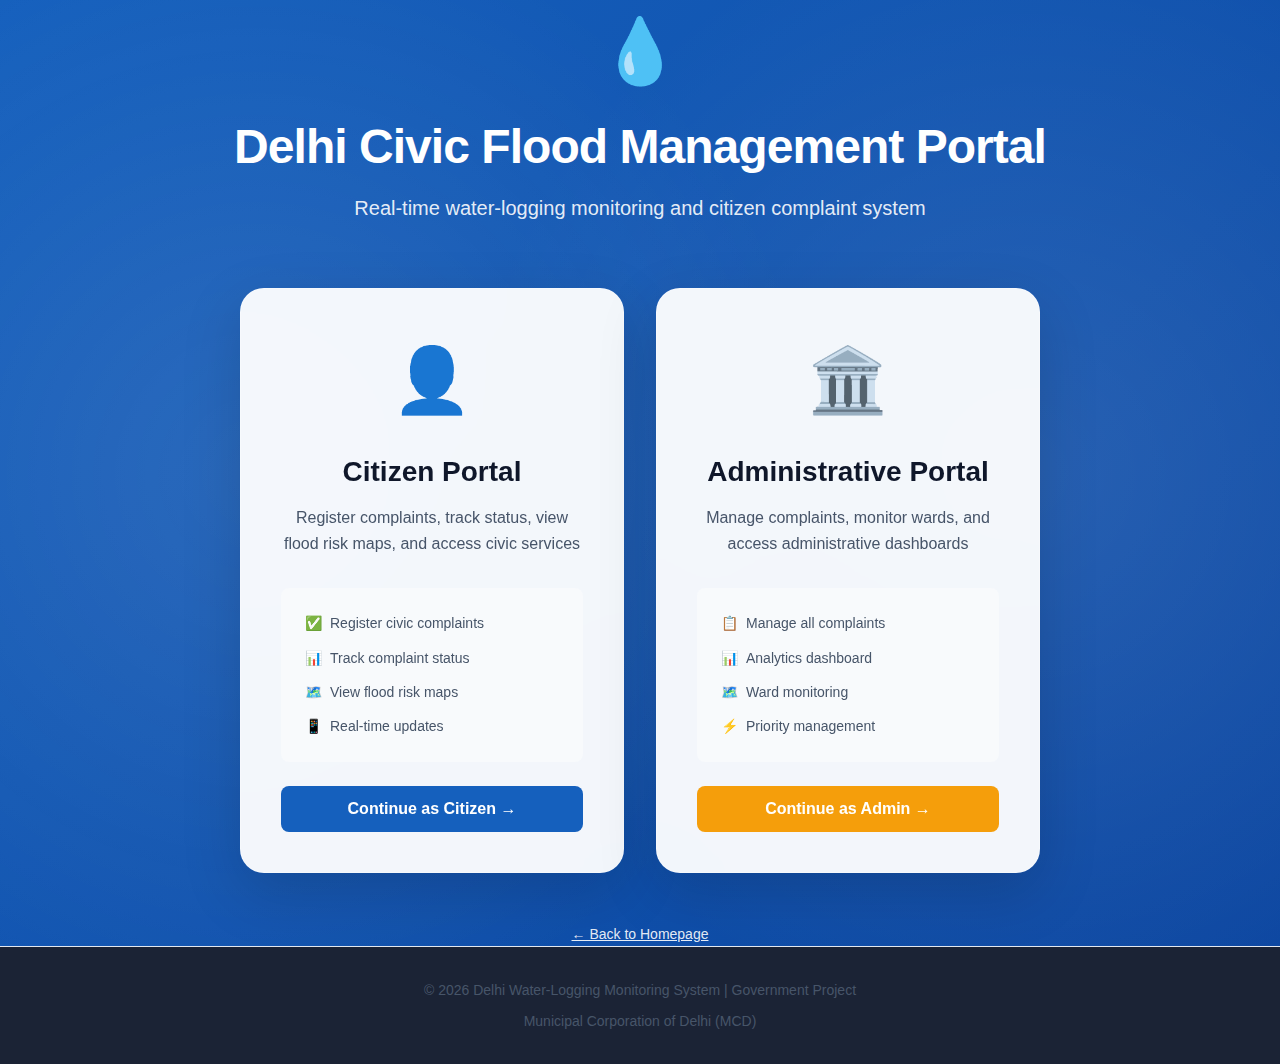
<file: Hack4delhi/my-complaints.html>
<!DOCTYPE html>
<html lang="en">
<head>
    <meta charset="UTF-8">
    <meta name="viewport" content="width=device-width, initial-scale=1.0">
    <title>My Complaints - Delhi Water-Logging System</title>
    <link rel="stylesheet" href="styles.css">
</head>
<body>
    <!-- Navigation Bar -->
    <nav class="navbar" id="main-navbar">
        <!-- Navigation will be dynamically loaded based on role -->
    </nav>

    <!-- Page Header -->
    <section class="dashboard-header">
        <div class="container">
            <h1>📋 My Complaints</h1>
            <p>View and track all complaints filed from this device</p>
        </div>
    </section>

    <!-- Stats Section -->
    <section class="section">
        <div class="container">
            <div class="summary-grid">
                <div class="summary-card info">
                    <h3>Total Complaints</h3>
                    <div class="summary-number" id="total-count">0</div>
                </div>
                <div class="summary-card warning">
                    <h3>Pending</h3>
                    <div class="summary-number" id="pending-count">0</div>
                </div>
                <div class="summary-card stable">
                    <h3>Resolved</h3>
                    <div class="summary-number" id="resolved-count">0</div>
                </div>
                <div class="summary-card critical">
                    <h3>Escalated</h3>
                    <div class="summary-number" id="escalated-count">0</div>
                </div>
            </div>
        </div>
    </section>

    <!-- Search & Filters -->
    <section class="section" style="padding-top: 0;">
        <div class="container">
            <div class="search-filters">
                <input 
                    type="text" 
                    id="search-input" 
                    class="search-input" 
                    placeholder="🔍 Search by ID, ward, or category..."
                    oninput="filterComplaints()"
                >
                
                <div class="filter-chips">
                    <div class="filter-chip active" onclick="filterByStatus('all')">All</div>
                    <div class="filter-chip" onclick="filterByStatus('Pending Verification')">Pending</div>
                    <div class="filter-chip" onclick="filterByStatus('Verified')">Verified</div>
                    <div class="filter-chip" onclick="filterByStatus('In Progress')">In Progress</div>
                    <div class="filter-chip" onclick="filterByStatus('Resolved')">Resolved</div>
                </div>
            </div>

            <!-- Complaints List -->
            <div id="complaints-container">
                <!-- Loaded dynamically -->
            </div>

            <!-- Empty State -->
            <div id="empty-state" class="empty-state hidden">
                <div class="empty-icon">📭</div>
                <h3 class="empty-title">No Complaints Found</h3>
                <p class="empty-message">You haven't filed any complaints yet</p>
                <a href="complaint.html" class="btn btn-primary">Register First Complaint</a>
            </div>
        </div>
    </section>

    <!-- Detail Modal -->
    <div id="detail-modal" class="modal-overlay">
        <div class="modal" style="max-width: 800px;">
            <div class="modal-header">
                <h3 class="modal-title" id="modal-title">Complaint Details</h3>
                <button class="modal-close" onclick="closeModal()">&times;</button>
            </div>
            <div class="modal-body" id="modal-content">
                <!-- Content loaded dynamically -->
            </div>
            <div class="modal-footer" id="modal-footer">
                <button class="btn btn-secondary" onclick="closeModal()">Close</button>
            </div>
        </div>
    </div>

    <!-- Appeal Modal -->
    <div id="appeal-modal" class="modal-overlay">
        <div class="modal" style="max-width: 600px;">
            <div class="modal-header">
                <h3 class="modal-title">📢 Request Appeal / Review</h3>
                <button class="modal-close" onclick="closeAppealModal()">&times;</button>
            </div>
            <div class="modal-body">
                <div class="alert alert-info" style="margin-bottom: 1.5rem;">
                    <span class="alert-icon">ℹ️</span>
                    <div class="alert-content">
                        <div class="alert-message">Your complaint was rejected. You can request a review by providing additional information or evidence.</div>
                    </div>
                </div>

                <div class="form-group">
                    <label class="form-label">Appeal Message <span style="color: #dc2626;">*</span> (Minimum 20 characters)</label>
                    <textarea id="appeal-message" class="form-textarea" rows="5" placeholder="Explain why you believe this complaint should be reviewed..."></textarea>
                    <small id="appeal-char-count" style="color: var(--text-tertiary); font-size: 0.875rem;">0 / 20 characters</small>
                </div>

                <div class="form-group">
                    <label class="form-label">Additional Photo Evidence (Optional)</label>
                    <input type="file" id="appeal-photo" class="form-input" accept="image/*">
                    <small style="color: var(--text-tertiary); font-size: 0.875rem;">Provide new photo evidence if available (Max 5MB)</small>
                </div>

                <div id="appeal-photo-preview" style="margin-top: 1rem; display: none;">
                    <img id="appeal-preview-img" src="" alt="Appeal photo preview" style="max-width: 100%; border-radius: var(--radius-md); box-shadow: var(--shadow-md);">
                </div>
            </div>
            <div class="modal-footer">
                <button class="btn btn-secondary" onclick="closeAppealModal()">Cancel</button>
                <button class="btn btn-primary" onclick="submitAppeal()" id="submit-appeal-btn" disabled>
                    Submit Appeal
                </button>
            </div>
        </div>
    </div>

    <!-- Footer -->
    <footer>
        <div class="container">
            <p>&copy; 2026 Delhi Water-Logging Monitoring System</p>
        </div>
    </footer>

    <!-- Scripts -->
    <script src="auth.js"></script>
    <script src="data.js"></script>
    <script src="script.js"></script>
    <script src="auth.js"></script>
    <script src="complaints.js"></script>
    <script>
        let allComplaints = [];
        let filteredComplaints = [];
        let currentFilter = 'all';

        document.addEventListener('DOMContentLoaded', function() {
            initializeRoleBasedNavigation('my-complaints');
            initializeTheme();
            loadComplaints();
        });

        function loadComplaints() {
            allComplaints = getComplaints();
            filteredComplaints = allComplaints;
            
            updateStats();
            displayComplaints();
        }

        function updateStats() {
            document.getElementById('total-count').textContent = allComplaints.length;
            document.getElementById('pending-count').textContent = 
                allComplaints.filter(c => c.status === 'Pending Verification' || c.status === 'Verified').length;
            document.getElementById('resolved-count').textContent = 
                allComplaints.filter(c => c.status === 'Resolved').length;
            document.getElementById('escalated-count').textContent = 
                allComplaints.filter(c => c.escalated).length;
        }

        function filterByStatus(status) {
            currentFilter = status;
            
            // Update chip states
            document.querySelectorAll('.filter-chip').forEach(chip => {
                chip.classList.remove('active');
            });
            event.target.classList.add('active');
            
            filterComplaints();
        }

        function filterComplaints() {
            const searchTerm = document.getElementById('search-input').value.toLowerCase();
            
            filteredComplaints = allComplaints.filter(c => {
                const matchesSearch = 
                    c.id.toLowerCase().includes(searchTerm) ||
                    c.ward.toLowerCase().includes(searchTerm) ||
                    c.category.toLowerCase().includes(searchTerm);
                
                const matchesStatus = currentFilter === 'all' || c.status === currentFilter;
                
                return matchesSearch && matchesStatus;
            });
            
            displayComplaints();
        }

        function displayComplaints() {
            const container = document.getElementById('complaints-container');
            const emptyState = document.getElementById('empty-state');
            
            if (filteredComplaints.length === 0) {
                container.innerHTML = '';
                emptyState.classList.remove('hidden');
                return;
            }
            
            emptyState.classList.add('hidden');
            
            // Sort by date (newest first)
            const sorted = sortComplaints(filteredComplaints, 'date', 'desc');
            
            container.innerHTML = sorted.map(c => `
                <div class="complaint-card">
                    <div class="complaint-header">
                        <div>
                            <div class="complaint-id">${c.id}</div>
                            <div style="display: flex; gap: 0.5rem; margin-top: 0.5rem; flex-wrap: wrap;">
                                <span class="badge badge-${c.status.toLowerCase().replace(/\s+/g, '-')}">${c.status}</span>
                                <span class="badge badge-${c.severity.toLowerCase()}">${c.severity}</span>
                                ${c.escalated ? '<span class="badge badge-danger">Escalated</span>' : ''}
                            </div>
                        </div>
                        <div style="text-align: right;">
                            <div style="font-size: 0.875rem; color: var(--text-tertiary);">Filed on</div>
                            <div style="font-weight: 600;">${formatDateShort(c.createdAt)}</div>
                        </div>
                    </div>
                    
                    <div class="complaint-meta">
                        <div class="complaint-meta-item">
                            <span>📁</span> ${c.category}
                        </div>
                        <div class="complaint-meta-item">
                            <span>📍</span> ${c.ward}, ${c.zone}
                        </div>
                        ${c.department ? `
                            <div class="complaint-meta-item">
                                <span>🏢</span> ${c.department}
                            </div>
                        ` : ''}
                    </div>
                    
                    <div class="complaint-description">
                        ${c.description.substring(0, 150)}${c.description.length > 150 ? '...' : ''}
                    </div>
                    
                    ${c.officerComment ? `
                        <div class="alert alert-info" style="margin-bottom: 1rem;">
                            <span class="alert-icon">💬</span>
                            <div class="alert-content">
                                <div class="alert-message" style="font-size: 0.875rem;">${c.officerComment}</div>
                            </div>
                        </div>
                    ` : ''}

                    ${c.status === 'Rejected' && c.rejectionReason ? `
                        <div class="alert alert-danger" style="margin-bottom: 1rem;">
                            <span class="alert-icon">⚠️</span>
                            <div class="alert-content">
                                <div style="font-size: 0.875rem;">
                                    <strong>Rejected:</strong> ${c.rejectionReason}
                                </div>
                            </div>
                        </div>
                    ` : ''}

                    ${c.status === 'Appeal Raised' ? `
                        <div class="alert alert-warning" style="margin-bottom: 1rem;">
                            <span class="alert-icon">📢</span>
                            <div class="alert-content">
                                <div class="alert-message" style="font-size: 0.875rem;">Appeal Under Review</div>
                            </div>
                        </div>
                    ` : ''}
                    
                    <div class="complaint-actions">
                        <button class="btn btn-primary" onclick='viewDetails(${JSON.stringify(c.id)})'>
                            View Full Details
                        </button>
                        ${c.photoBase64 ? '<span style="font-size: 0.875rem; color: var(--text-tertiary);">📷 Photo attached</span>' : ''}
                    </div>
                </div>
            `).join('');
        }

        function viewDetails(complaintId) {
            const complaint = getComplaint(complaintId);
            if (!complaint) return;
            
            const modalContent = document.getElementById('modal-content');
            modalContent.innerHTML = `
                <!-- Status Info -->
                <div style="display: grid; grid-template-columns: repeat(auto-fit, minmax(200px, 1fr)); gap: 1rem; margin-bottom: 2rem;">
                    <div style="padding: 1rem; background: var(--bg-secondary); border-radius: var(--radius-md);">
                        <div style="font-size: 0.875rem; color: var(--text-secondary); margin-bottom: 0.5rem;">Status</div>
                        <span class="badge badge-${complaint.status.toLowerCase().replace(/\s+/g, '-')}">${complaint.status}</span>
                    </div>
                    <div style="padding: 1rem; background: var(--bg-secondary); border-radius: var(--radius-md);">
                        <div style="font-size: 0.875rem; color: var(--text-secondary); margin-bottom: 0.5rem;">Severity</div>
                        <span class="badge badge-${complaint.severity.toLowerCase()}">${complaint.severity}</span>
                    </div>
                    ${complaint.department ? `
                        <div style="padding: 1rem; background: var(--bg-secondary); border-radius: var(--radius-md);">
                            <div style="font-size: 0.875rem; color: var(--text-secondary); margin-bottom: 0.5rem;">Department</div>
                            <strong>${complaint.department}</strong>
                        </div>
                    ` : ''}
                </div>

                <!-- Timeline -->
                <div style="margin-bottom: 2rem;">
                    <h4 style="margin-bottom: 1rem;">📅 Status Timeline</h4>
                    <div class="timeline">
                        ${complaint.timeline.map(t => `
                            <div class="timeline-item">
                                <div class="timeline-marker ${t.status}">
                                    ${t.status === 'completed' ? '✓' : t.status === 'current' ? '●' : '○'}
                                </div>
                                <div class="timeline-content">
                                    <div class="timeline-title">${t.step}</div>
                                    ${t.date ? `<div class="timeline-date">${formatDate(t.date)}</div>` : ''}
                                </div>
                            </div>
                        `).join('')}
                    </div>
                </div>

                <!-- Details -->
                <div style="display: grid; gap: 1rem; margin-bottom: 2rem;">
                    <div>
                        <strong>Category:</strong> ${complaint.category}
                    </div>
                    <div>
                        <strong>Location:</strong> ${complaint.ward}, ${complaint.zone}
                    </div>
                    <div>
                        <strong>Address:</strong> ${complaint.address}
                    </div>
                    ${complaint.lat && complaint.lng ? `
                        <div>
                            <strong>Coordinates:</strong> 
                            <a href="https://www.google.com/maps?q=${complaint.lat},${complaint.lng}" target="_blank" class="btn btn-secondary" style="font-size: 0.875rem; padding: 0.25rem 0.75rem;">
                                📍 View on Map
                            </a>
                        </div>
                    ` : ''}
                    <div>
                        <strong>Description:</strong>
                        <p style="margin-top: 0.5rem; color: var(--text-secondary);">${complaint.description}</p>
                    </div>
                    ${complaint.eta ? `
                        <div>
                            <strong>Expected Resolution:</strong> ${complaint.eta}
                        </div>
                    ` : ''}
                    ${complaint.officerComment ? `
                        <div class="alert alert-info">
                            <span class="alert-icon">💬</span>
                            <div class="alert-content">
                                <div class="alert-title">Officer Comment</div>
                                <div class="alert-message">${complaint.officerComment}</div>
                            </div>
                        </div>
                    ` : ''}

                    ${complaint.status === 'Rejected' && complaint.rejectionReason ? `
                        <div class="alert alert-danger" style="margin-top: 1rem;">
                            <span class="alert-icon">⚠️</span>
                            <div class="alert-content">
                                <div class="alert-title">Rejection Details</div>
                                <div style="margin-top: 0.5rem;">
                                    <strong>Reason:</strong> ${complaint.rejectionReason}<br>
                                    <strong>Comment:</strong> ${complaint.rejectionComment || complaint.officerComment}
                                </div>
                            </div>
                        </div>
                    ` : ''}

                    ${complaint.status === 'Appeal Raised' && complaint.appealMessage ? `
                        <div class="alert alert-warning" style="margin-top: 1rem;">
                            <span class="alert-icon">📢</span>
                            <div class="alert-content">
                                <div class="alert-title">Appeal Submitted</div>
                                <div class="alert-message">Your appeal is under review. You will be notified once it's processed.</div>
                                <div style="margin-top: 0.5rem; font-size: 0.875rem;">
                                    <strong>Appeal Message:</strong> ${complaint.appealMessage}
                                </div>
                            </div>
                        </div>
                    ` : ''}
                </div>

                <!-- Photo -->
                ${complaint.photoBase64 ? `
                    <div style="margin-bottom: 2rem;">
                        <h4 style="margin-bottom: 1rem;">📷 Photo Evidence</h4>
                        <img src="${complaint.photoBase64}" alt="Complaint photo" style="max-width: 100%; border-radius: var(--radius-md); box-shadow: var(--shadow-md);">
                    </div>
                ` : ''}
            `;
            
            document.getElementById('modal-title').textContent = complaint.id;
            
            // Update modal footer with appeal button if rejected
            const modalFooter = document.getElementById('modal-footer');
            if (complaint.status === 'Rejected' && !complaint.appealMessage) {
                modalFooter.innerHTML = `
                    <button class="btn btn-secondary" onclick="closeModal()">Close</button>
                    <button class="btn btn-primary" onclick="openAppealModal('${complaint.id}')">
                        📢 Appeal / Request Review
                    </button>
                `;
            } else {
                modalFooter.innerHTML = `
                    <button class="btn btn-secondary" onclick="closeModal()">Close</button>
                `;
            }
            
            document.getElementById('detail-modal').classList.add('active');
        }

        function closeModal() {
            document.getElementById('detail-modal').classList.remove('active');
        }

        // Appeal Functions
        let currentAppealComplaintId = null;
        let appealPhotoBase64 = null;

        function openAppealModal(complaintId) {
            currentAppealComplaintId = complaintId;
            appealPhotoBase64 = null;
            
            document.getElementById('appeal-modal').classList.add('active');
            
            // Setup listeners
            const messageArea = document.getElementById('appeal-message');
            const photoInput = document.getElementById('appeal-photo');
            
            messageArea.oninput = function() {
                const charCount = document.getElementById('appeal-char-count');
                charCount.textContent = `${this.value.length} / 20 characters`;
                charCount.style.color = this.value.length >= 20 ? 'var(--success-green)' : 'var(--text-tertiary)';
                validateAppealForm();
            };
            
            photoInput.onchange = async function(e) {
                const file = e.target.files[0];
                if (file) {
                    try {
                        appealPhotoBase64 = await handleImageUpload(file);
                        const preview = document.getElementById('appeal-photo-preview');
                        const previewImg = document.getElementById('appeal-preview-img');
                        previewImg.src = appealPhotoBase64;
                        preview.style.display = 'block';
                    } catch (error) {
                        showToast(error.message, 'error');
                        appealPhotoBase64 = null;
                    }
                }
            };
        }

        function closeAppealModal() {
            document.getElementById('appeal-modal').classList.remove('active');
            // Reset form
            document.getElementById('appeal-message').value = '';
            document.getElementById('appeal-photo').value = '';
            document.getElementById('appeal-photo-preview').style.display = 'none';
            document.getElementById('appeal-char-count').textContent = '0 / 20 characters';
            currentAppealComplaintId = null;
            appealPhotoBase64 = null;
        }

        function validateAppealForm() {
            const message = document.getElementById('appeal-message').value;
            const submitBtn = document.getElementById('submit-appeal-btn');
            
            const valid = message.length >= 20;
            submitBtn.disabled = !valid;
            
            return valid;
        }

        function submitAppeal() {
            if (!validateAppealForm()) {
                showToast('Appeal message must be at least 20 characters', 'error');
                return;
            }
            
            const message = document.getElementById('appeal-message').value;
            
            console.log("Submitting appeal for:", currentAppealComplaintId);
            
            const updated = raiseAppeal(currentAppealComplaintId, message, appealPhotoBase64);
            
            if (updated) {
                showToast('Appeal submitted successfully. Your complaint will be reviewed.', 'success');
                closeAppealModal();
                closeModal();
                loadComplaints();
            } else {
                showToast('Failed to submit appeal', 'error');
            }
        }

        function initializeRoleBasedNavigation(activePage) {
            const session = SessionManager.getSession();
            const navbar = document.getElementById('main-navbar');
            
            if (!session) {
                window.location.href = 'portal.html';
                return;
            }

            if (session.role === 'admin') {
                navbar.innerHTML = `
                    <div class="container">
                        <div class="nav-brand">
                            <span class="nav-logo">💧</span>
                            <h2>Delhi Water-Logging System - Admin</h2>
                        </div>
                        <div class="nav-content">
                            <div class="nav-links">
                                <a href="admin-home.html">Admin Home</a>
                                <a href="map.html">🗺️ Flood Map</a>
                                <a href="complaint.html">📝 Register Complaint</a>
                                <a href="track.html">🔍 Track Complaint</a>
                                <a href="my-complaints.html" class="${activePage === 'my-complaints' ? 'active' : ''}">📋 All Complaints</a>
                                <a href="admin-complaints.html">⚡ Manage Complaints</a>
                                <a href="authority.html">🏛️ Authority Dashboard</a>
                            </div>
                            <div class="nav-controls">
                                <div style="display: flex; align-items: center; gap: 0.5rem; padding: 0.5rem 1rem; background: var(--bg-secondary); border-radius: var(--radius-full); border: 1px solid var(--border-color);">
                                    <span style="font-size: 1rem;">🏛️</span>
                                    <span style="font-size: 0.875rem; font-weight: 600; color: var(--text-primary);">${session.username || 'Admin'}</span>
                                </div>
                                <button class="theme-toggle" onclick="toggleTheme()" id="theme-toggle">
                                    <span class="icon" id="theme-icon">🌙</span>
                                    <span id="theme-text">Dark</span>
                                </button>
                                <button class="btn btn-danger" onclick="logout()" style="padding: 0.5rem 1rem; font-size: 0.875rem;">
                                    🚪 Logout
                                </button>
                            </div>
                        </div>
                    </div>
                `;
            } else {
                navbar.innerHTML = `
                    <div class="container">
                        <div class="nav-brand">
                            <span class="nav-logo">💧</span>
                            <h2>Delhi Water-Logging System</h2>
                        </div>
                        <div class="nav-content">
                            <div class="nav-links">
                                <a href="citizen-home.html">Home</a>
                                <a href="map.html">Flood Risk Map</a>
                                <a href="complaint.html">Register Complaint</a>
                                <a href="track.html">Track Complaint</a>
                                <a href="my-complaints.html" class="${activePage === 'my-complaints' ? 'active' : ''}">My Complaints</a>
                            </div>
                            <div class="nav-controls">
                                <div style="display: flex; align-items: center; gap: 0.5rem; padding: 0.5rem 1rem; background: var(--bg-secondary); border-radius: var(--radius-full); border: 1px solid var(--border-color);">
                                    <span style="font-size: 1rem;">👤</span>
                                    <span style="font-size: 0.875rem; font-weight: 600; color: var(--text-primary);">${session.name || 'Citizen'}</span>
                                </div>
                                <button class="theme-toggle" onclick="toggleTheme()" id="theme-toggle">
                                    <span class="icon" id="theme-icon">🌙</span>
                                    <span id="theme-text">Dark</span>
                                </button>
                                <button class="btn btn-secondary" onclick="logout()" style="padding: 0.5rem 1rem; font-size: 0.875rem;">
                                    🚪 Logout
                                </button>
                            </div>
                        </div>
                    </div>
                `;
            }
        }
    </script>
</body>
</html>
</file>
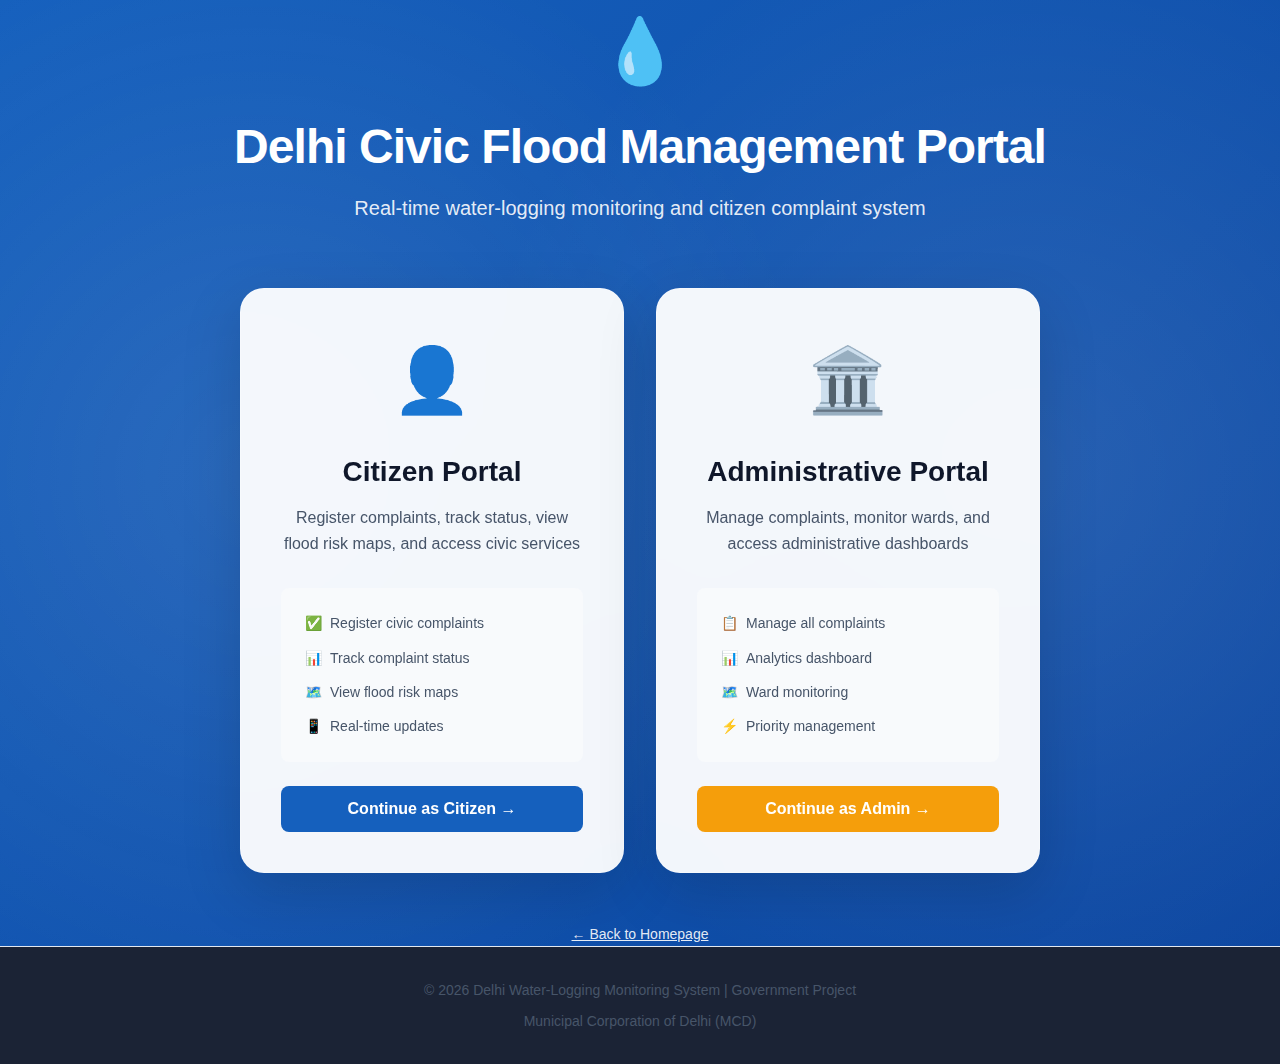
<file: Hack4delhi/portal.html>
<!DOCTYPE html>
<html lang="en">
<head>
    <meta charset="UTF-8">
    <meta name="viewport" content="width=device-width, initial-scale=1.0">
    <title>Delhi Civic Flood Management Portal</title>
    <link rel="stylesheet" href="styles.css">
</head>
<body>
    <!-- Hero Section with Portal Selection -->
    <div style="min-height: 100vh; display: flex; align-items: center; justify-content: center; background: linear-gradient(135deg, var(--primary-blue) 0%, #0d47a1 100%); position: relative; overflow: hidden;">
        <!-- Background Pattern -->
        <div style="position: absolute; inset: 0; background: radial-gradient(circle at 20% 50%, rgba(255,255,255,0.1) 0%, transparent 50%), radial-gradient(circle at 80% 50%, rgba(255,255,255,0.1) 0%, transparent 50%); pointer-events: none;"></div>
        
        <div class="container" style="position: relative; z-index: 1;">
            <!-- Header -->
            <div style="text-align: center; margin-bottom: 4rem;">
                <div style="font-size: 4rem; margin-bottom: 1rem;">💧</div>
                <h1 style="font-size: 3rem; font-weight: 800; color: white; margin-bottom: 1rem; letter-spacing: -0.02em;">
                    Delhi Civic Flood Management Portal
                </h1>
                <p style="font-size: 1.25rem; color: rgba(255, 255, 255, 0.9); max-width: 600px; margin: 0 auto;">
                    Real-time water-logging monitoring and citizen complaint system
                </p>
            </div>

            <!-- Portal Cards -->
            <div style="display: grid; grid-template-columns: repeat(auto-fit, minmax(300px, 1fr)); gap: 2rem; max-width: 800px; margin: 0 auto;">
                <!-- Citizen Portal Card -->
                <div class="portal-card" onclick="selectRole('citizen')" style="cursor: pointer;">
                    <div style="text-align: center;">
                        <div style="font-size: 4rem; margin-bottom: 1.5rem;">👤</div>
                        <h2 style="font-size: 1.75rem; font-weight: 700; color: var(--text-primary); margin-bottom: 1rem;">
                            Citizen Portal
                        </h2>
                        <p style="color: var(--text-secondary); margin-bottom: 2rem; line-height: 1.6;">
                            Register complaints, track status, view flood risk maps, and access civic services
                        </p>
                        <div style="display: flex; flex-direction: column; gap: 0.75rem; text-align: left; padding: 1.5rem; background: var(--bg-secondary); border-radius: var(--radius-md); margin-bottom: 1.5rem;">
                            <div style="display: flex; align-items: center; gap: 0.5rem; font-size: 0.875rem; color: var(--text-secondary);">
                                <span>✅</span> Register civic complaints
                            </div>
                            <div style="display: flex; align-items: center; gap: 0.5rem; font-size: 0.875rem; color: var(--text-secondary);">
                                <span>📊</span> Track complaint status
                            </div>
                            <div style="display: flex; align-items: center; gap: 0.5rem; font-size: 0.875rem; color: var(--text-secondary);">
                                <span>🗺️</span> View flood risk maps
                            </div>
                            <div style="display: flex; align-items: center; gap: 0.5rem; font-size: 0.875rem; color: var(--text-secondary);">
                                <span>📱</span> Real-time updates
                            </div>
                        </div>
                        <button class="btn btn-primary" style="width: 100%; padding: 0.875rem; font-size: 1rem; background: var(--primary-blue); color: white; border: none; border-radius: var(--radius-md); font-weight: 600; cursor: pointer; transition: all 0.2s;">
                            Continue as Citizen →
                        </button>
                    </div>
                </div>

                <!-- Administrative Portal Card -->
                <div class="portal-card" onclick="selectRole('admin')" style="cursor: pointer;">
                    <div style="text-align: center;">
                        <div style="font-size: 4rem; margin-bottom: 1.5rem;">🏛️</div>
                        <h2 style="font-size: 1.75rem; font-weight: 700; color: var(--text-primary); margin-bottom: 1rem;">
                            Administrative Portal
                        </h2>
                        <p style="color: var(--text-secondary); margin-bottom: 2rem; line-height: 1.6;">
                            Manage complaints, monitor wards, and access administrative dashboards
                        </p>
                        <div style="display: flex; flex-direction: column; gap: 0.75rem; text-align: left; padding: 1.5rem; background: var(--bg-secondary); border-radius: var(--radius-md); margin-bottom: 1.5rem;">
                            <div style="display: flex; align-items: center; gap: 0.5rem; font-size: 0.875rem; color: var(--text-secondary);">
                                <span>📋</span> Manage all complaints
                            </div>
                            <div style="display: flex; align-items: center; gap: 0.5rem; font-size: 0.875rem; color: var(--text-secondary);">
                                <span>📊</span> Analytics dashboard
                            </div>
                            <div style="display: flex; align-items: center; gap: 0.5rem; font-size: 0.875rem; color: var(--text-secondary);">
                                <span>🗺️</span> Ward monitoring
                            </div>
                            <div style="display: flex; align-items: center; gap: 0.5rem; font-size: 0.875rem; color: var(--text-secondary);">
                                <span>⚡</span> Priority management
                            </div>
                        </div>
                        <button class="btn btn-warning" style="width: 100%; padding: 0.875rem; font-size: 1rem; background: var(--warning-orange); color: white; border: none; border-radius: var(--radius-md); font-weight: 600; cursor: pointer; transition: all 0.2s;">
                            Continue as Admin →
                        </button>
                    </div>
                </div>
            </div>

            <!-- Quick Access Link -->
            <div style="text-align: center; margin-top: 3rem;">
                <a href="index.html" style="color: rgba(255, 255, 255, 0.9); font-size: 0.875rem; text-decoration: underline; transition: opacity 0.2s;">
                    ← Back to Homepage
                </a>
            </div>
        </div>
    </div>

    <!-- Footer -->
    <footer style="background: rgba(15, 23, 42, 0.95); color: rgba(255, 255, 255, 0.7); padding: 2rem 0; text-align: center;">
        <div class="container">
            <p style="margin-bottom: 0.5rem; font-size: 0.875rem;">&copy; 2026 Delhi Water-Logging Monitoring System | Government Project</p>
            <p style="margin: 0; font-size: 0.875rem;">Municipal Corporation of Delhi (MCD)</p>
        </div>
    </footer>

    <!-- Scripts -->
    <script src="script.js"></script>
    <script src="auth.js"></script>
    <script>
        document.addEventListener('DOMContentLoaded', function() {
            initializeTheme();
            
            // Add hover effects to cards
            const cards = document.querySelectorAll('.portal-card');
            cards.forEach(card => {
                card.addEventListener('mouseenter', function() {
                    this.style.transform = 'translateY(-8px) scale(1.02)';
                });
                card.addEventListener('mouseleave', function() {
                    this.style.transform = 'translateY(0) scale(1)';
                });
            });

            // Check if already logged in
            const session = SessionManager.getSession();
            if (session) {
                if (session.role === 'admin') {
                    window.location.href = 'admin-home.html';
                } else {
                    window.location.href = 'citizen-home.html';
                }
            }
        });

        function selectRole(role) {
            DataAccess.setSelectedRole(role);
            window.location.href = 'auth.html';
        }
    </script>

    <style>
        .portal-card {
            background: rgba(255, 255, 255, 0.95);
            backdrop-filter: blur(20px);
            padding: 2.5rem;
            border-radius: 1.5rem;
            box-shadow: 0 20px 60px rgba(0, 0, 0, 0.15);
            transition: all 0.3s cubic-bezier(0.4, 0, 0.2, 1);
            border: 1px solid rgba(255, 255, 255, 0.3);
        }

        .portal-card:hover {
            box-shadow: 0 30px 80px rgba(0, 0, 0, 0.25);
        }

        .portal-card button:hover {
            transform: translateY(-2px);
            box-shadow: 0 8px 16px rgba(0, 0, 0, 0.2);
        }

        [data-theme="dark"] .portal-card {
            background: rgba(30, 41, 59, 0.95);
            border: 1px solid rgba(255, 255, 255, 0.1);
        }

        @media (max-width: 768px) {
            h1 {
                font-size: 2rem !important;
            }
            
            .portal-card {
                padding: 1.5rem;
            }
        }
    </style>
</body>
</html>
</file>
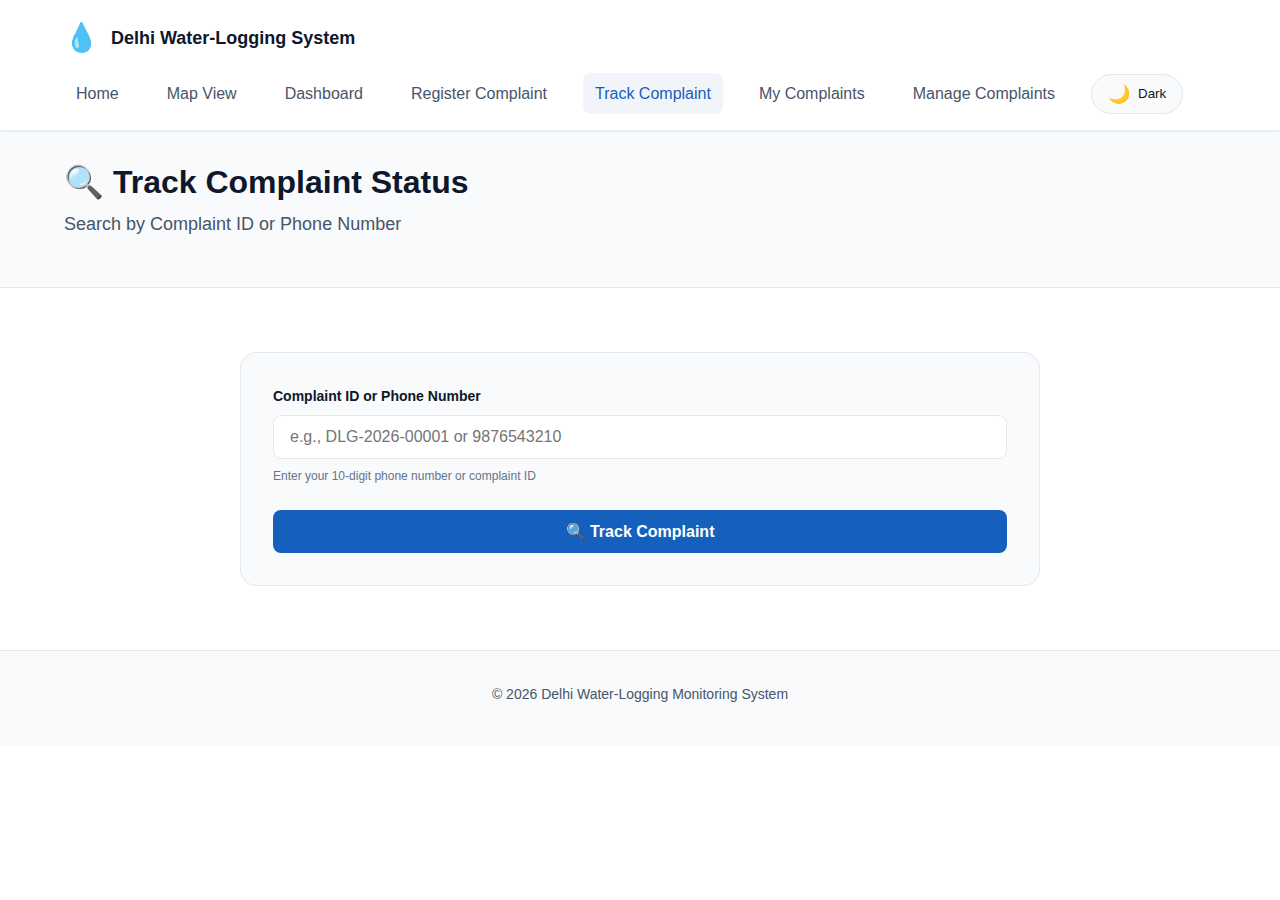
<file: Hack4delhi/track.html>
<!DOCTYPE html>
<html lang="en">
<head>
    <meta charset="UTF-8">
    <meta name="viewport" content="width=device-width, initial-scale=1.0">
    <title>Track Complaint - Delhi Water-Logging System</title>
    <link rel="stylesheet" href="styles.css">
</head>
<body>
    <!-- Navigation Bar -->
    <nav class="navbar">
        <div class="container">
            <div class="nav-brand">
                <span class="nav-logo">💧</span>
                <h2>Delhi Water-Logging System</h2>
            </div>
            <div class="nav-content">
                <div class="nav-links">
                    <a href="index.html">Home</a>
                    <a href="map.html">Map View</a>
                    <a href="authority.html">Dashboard</a>
                    <a href="complaint.html">Register Complaint</a>
                    <a href="track.html" class="active">Track Complaint</a>
                    <a href="my-complaints.html">My Complaints</a>
                    <a href="admin-complaints.html">Manage Complaints</a>
                </div>
                <button class="theme-toggle" onclick="toggleTheme()" id="theme-toggle">
                    <span class="icon" id="theme-icon">🌙</span>
                    <span id="theme-text">Dark</span>
                </button>
            </div>
        </div>
    </nav>

    <!-- Page Header -->
    <section class="dashboard-header">
        <div class="container">
            <h1>🔍 Track Complaint Status</h1>
            <p>Search by Complaint ID or Phone Number</p>
        </div>
    </section>

    <!-- Search Section -->
    <section class="section">
        <div class="container">
            <div class="form-container">
                <div class="form-card">
                    <form id="track-form">
                        <div class="form-group">
                            <label for="search" class="form-label">Complaint ID or Phone Number</label>
                            <input 
                                type="text" 
                                id="search" 
                                name="search" 
                                class="form-input" 
                                placeholder="e.g., DLG-2026-00001 or 9876543210"
                                required
                            >
                            <small class="form-help">Enter your 10-digit phone number or complaint ID</small>
                        </div>

                        <button type="submit" class="btn btn-primary" style="width: 100%;">
                            🔍 Track Complaint
                        </button>
                    </form>
                </div>

                <!-- Search Results -->
                <div id="results-container" class="hidden" style="margin-top: 2rem;">
                    <!-- Results will be displayed here -->
                </div>

                <!-- No Results -->
                <div id="no-results" class="hidden" style="margin-top: 2rem;">
                    <div class="empty-state">
                        <div class="empty-icon">❌</div>
                        <h3 class="empty-title">No Complaint Found</h3>
                        <p class="empty-message">Please check the Complaint ID or Phone Number and try again</p>
                        <a href="complaint.html" class="btn btn-primary">Register New Complaint</a>
                    </div>
                </div>
            </div>
        </div>
    </section>

    <!-- Complaint Detail Modal -->
    <div id="detail-modal" class="modal-overlay">
        <div class="modal" style="max-width: 800px;">
            <div class="modal-header">
                <h3 class="modal-title" id="modal-title">Complaint Details</h3>
                <button class="modal-close" onclick="closeDetailModal()">✖️</button>
            </div>
            <div class="modal-body" id="modal-content">
                <!-- Content loaded dynamically -->
            </div>
            <div class="modal-footer">
                <button class="btn btn-secondary" onclick="closeDetailModal()">Close</button>
                <button id="escalate-btn" class="btn btn-warning hidden" onclick="escalate()">⚠️ Escalate</button>
            </div>
        </div>
    </div>

    <!-- Footer -->
    <footer>
        <div class="container">
            <p>&copy; 2026 Delhi Water-Logging Monitoring System</p>
        </div>
    </footer>

    <!-- Scripts -->
    <script src="data.js"></script>
    <script src="script.js"></script>
    <script src="complaints.js"></script>
    <script>
        let currentComplaint = null;

        document.addEventListener('DOMContentLoaded', function() {
            initializeTheme();
            document.getElementById('track-form').addEventListener('submit', handleSearch);
            
            // Check if ID in URL
            const params = new URLSearchParams(window.location.search);
            const id = params.get('id');
            if (id) {
                document.getElementById('search').value = id;
                handleSearch(new Event('submit'));
            }
        });

        function handleSearch(event) {
            event.preventDefault();
            
            const searchTerm = document.getElementById('search').value.trim();
            const results = searchComplaint(searchTerm);
            
            document.getElementById('no-results').classList.add('hidden');
            document.getElementById('results-container').classList.add('hidden');
            
            if (results.length === 0) {
                document.getElementById('no-results').classList.remove('hidden');
            } else if (results.length === 1) {
                currentComplaint = results[0];
                showDetailModal(results[0]);
            } else {
                displayResults(results);
            }
        }

        function displayResults(complaints) {
            const container = document.getElementById('results-container');
            container.classList.remove('hidden');
            
            container.innerHTML = `
                <h3 style="margin-bottom: 1.5rem;">Found ${complaints.length} Complaint(s)</h3>
                ${complaints.map(c => `
                    <div class="complaint-card">
                        <div class="complaint-header">
                            <div>
                                <div class="complaint-id">${c.id}</div>
                                <span class="badge badge-${c.status.toLowerCase().replace(/\s+/g, '-')}">${c.status}</span>
                            </div>
                        </div>
                        <div class="complaint-meta">
                            <div class="complaint-meta-item">
                                <strong>📁 Category:</strong> ${c.category}
                            </div>
                            <div class="complaint-meta-item">
                                <strong>📍 Ward:</strong> ${c.ward}
                            </div>
                            <div class="complaint-meta-item">
                                <strong>📅 Filed:</strong> ${formatDateShort(c.createdAt)}
                            </div>
                            <div class="complaint-meta-item">
                                <strong>⚠️ Severity:</strong> 
                                <span class="badge badge-${c.severity.toLowerCase()}">${c.severity}</span>
                            </div>
                        </div>
                        <div class="complaint-actions">
                            <button class="btn btn-primary" onclick="showDetailModal(getComplaint('${c.id}'))">View Details</button>
                        </div>
                    </div>
                `).join('')}
            `;
        }

        function showDetailModal(complaint) {
            currentComplaint = complaint;
            
            const canEsc = canEscalate(complaint);
            const escalateBtn = document.getElementById('escalate-btn');
            
            if (canEsc) {
                escalateBtn.classList.remove('hidden');
            } else {
                escalateBtn.classList.add('hidden');
            }
            
            const modalContent = document.getElementById('modal-content');
            modalContent.innerHTML = `
                <!-- Status & Basic Info -->
                <div style="display: grid; grid-template-columns: repeat(auto-fit, minmax(200px, 1fr)); gap: 1rem; margin-bottom: 2rem;">
                    <div style="padding: 1rem; background: var(--bg-secondary); border-radius: var(--radius-md);">
                        <div style="font-size: 0.875rem; color: var(--text-secondary); margin-bottom: 0.5rem;">Status</div>
                        <span class="badge badge-${complaint.status.toLowerCase().replace(/\s+/g, '-')}">${complaint.status}</span>
                    </div>
                    <div style="padding: 1rem; background: var(--bg-secondary); border-radius: var(--radius-md);">
                        <div style="font-size: 0.875rem; color: var(--text-secondary); margin-bottom: 0.5rem;">Severity</div>
                        <span class="badge badge-${complaint.severity.toLowerCase()}">${complaint.severity}</span>
                    </div>
                    <div style="padding: 1rem; background: var(--bg-secondary); border-radius: var(--radius-md);">
                        <div style="font-size: 0.875rem; color: var(--text-secondary); margin-bottom: 0.5rem;">Escalated</div>
                        <span>${complaint.escalated ? '✅ Yes' : '❌ No'}</span>
                    </div>
                    ${complaint.department ? `
                        <div style="padding: 1rem; background: var(--bg-secondary); border-radius: var(--radius-md);">
                            <div style="font-size: 0.875rem; color: var(--text-secondary); margin-bottom: 0.5rem;">Department</div>
                            <strong>${complaint.department}</strong>
                        </div>
                    ` : ''}
                </div>

                <!-- Timeline -->
                <div style="margin-bottom: 2rem;">
                    <h4 style="margin-bottom: 1rem;">📅 Status Timeline</h4>
                    <div class="timeline">
                        ${complaint.timeline.map(t => `
                            <div class="timeline-item">
                                <div class="timeline-marker ${t.status}">
                                    ${t.status === 'completed' ? '✓' : t.status === 'current' ? '●' : '○'}
                                </div>
                                <div class="timeline-content">
                                    <div class="timeline-title">${t.step}</div>
                                    ${t.date ? `<div class="timeline-date">${formatDate(t.date)}</div>` : ''}
                                </div>
                            </div>
                        `).join('')}
                    </div>
                </div>

                <!-- Details -->
                <div style="display: grid; gap: 1rem; margin-bottom: 2rem;">
                    <div>
                        <strong>Category:</strong> ${complaint.category}
                    </div>
                    <div>
                        <strong>Ward:</strong> ${complaint.ward} (${complaint.zone})
                    </div>
                    <div>
                        <strong>Address:</strong> ${complaint.address}
                    </div>
                    ${complaint.lat && complaint.lng ? `
                        <div>
                            <strong>Location:</strong> 
                            <a href="https://www.google.com/maps?q=${complaint.lat},${complaint.lng}" target="_blank" class="btn btn-secondary" style="font-size: 0.875rem; padding: 0.25rem 0.75rem;">
                                📍 View on Map
                            </a>
                        </div>
                    ` : ''}
                    <div>
                        <strong>Description:</strong>
                        <p style="margin-top: 0.5rem; color: var(--text-secondary);">${complaint.description}</p>
                    </div>
                    <div>
                        <strong>Filed On:</strong> ${formatDate(complaint.createdAt)}
                    </div>
                    ${complaint.eta ? `
                        <div>
                            <strong>Expected Resolution:</strong> ${complaint.eta}
                        </div>
                    ` : ''}
                    ${complaint.officerComment ? `
                        <div class="alert alert-info">
                            <span class="alert-icon">💬</span>
                            <div class="alert-content">
                                <div class="alert-title">Officer Comment</div>
                                <div class="alert-message">${complaint.officerComment}</div>
                            </div>
                        </div>
                    ` : ''}
                </div>

                <!-- Photo -->
                ${complaint.photoBase64 ? `
                    <div style="margin-bottom: 2rem;">
                        <h4 style="margin-bottom: 1rem;">📷 Photo Evidence</h4>
                        <img src="${complaint.photoBase64}" alt="Complaint photo" style="max-width: 100%; border-radius: var(--radius-md); box-shadow: var(--shadow-md);">
                    </div>
                ` : ''}

                <!-- Citizen Info -->
                <div style="padding: 1rem; background: var(--bg-secondary); border-radius: var(--radius-md);">
                    <h4 style="margin-bottom: 1rem;">👤 Citizen Information</h4>
                    <div style="display: grid; gap: 0.5rem;">
                        <div><strong>Name:</strong> ${complaint.citizen.name}</div>
                        <div><strong>Phone:</strong> ${complaint.citizen.phone}</div>
                        ${complaint.citizen.email ? `<div><strong>Email:</strong> ${complaint.citizen.email}</div>` : ''}
                    </div>
                </div>

                ${canEsc ? `
                    <div class="alert alert-warning" style="margin-top: 1.5rem;">
                        <span class="alert-icon">⏰</span>
                        <div class="alert-content">
                            <div class="alert-title">Escalation Available</div>
                            <div class="alert-message">This complaint has been pending for more than 48 hours. You can escalate it to higher authorities.</div>
                        </div>
                    </div>
                ` : ''}
            `;
            
            document.getElementById('modal-title').textContent = complaint.id;
            document.getElementById('detail-modal').classList.add('active');
        }

        function closeDetailModal() {
            document.getElementById('detail-modal').classList.remove('active');
        }

        function escalate() {
            if (currentComplaint && escalateComplaint(currentComplaint.id)) {
                currentComplaint.escalated = true;
                simulateNotification(currentComplaint, 'escalated');
                showDetailModal(currentComplaint);
            }
        }
    </script>
</body>
</html>
</file>
<file: Hack4delhi/styles.css>
/**
 * DELHI WATER-LOGGING SYSTEM - COMPLETE STYLESHEET
 * Modern, government-ready UI with Light/Dark theme support
 * Linear-inspired design with civic-tech aesthetics
 */

/* ========================================
   DESIGN TOKENS - CSS Custom Properties
   ======================================== */

:root {
    /* Color Palette */
    --primary-blue: #1560BD;
    --success-green: #16a34a;
    --warning-orange: #f59e0b;
    --danger-red: #dc2626;
    
    /* Light Theme Colors */
    --bg-primary: #ffffff;
    --bg-secondary: #f8fafc;
    --bg-tertiary: #f1f5f9;
    --text-primary: #0f172a;
    --text-secondary: #475569;
    --text-tertiary: #64748b;
    --border-color: #e2e8f0;
    --shadow-sm: 0 1px 2px 0 rgb(0 0 0 / 0.05);
    --shadow-md: 0 4px 6px -1px rgb(0 0 0 / 0.1);
    --shadow-lg: 0 10px 15px -3px rgb(0 0 0 / 0.1);
    --shadow-xl: 0 20px 25px -5px rgb(0 0 0 / 0.1);
    
    /* Typography */
    --font-family: 'Inter', -apple-system, BlinkMacSystemFont, 'Segoe UI', sans-serif;
    --font-weight-normal: 400;
    --font-weight-medium: 500;
    --font-weight-semibold: 600;
    --font-weight-bold: 700;
    --font-weight-extrabold: 800;
    
    /* Spacing Scale */
    --space-1: 0.25rem;
    --space-2: 0.5rem;
    --space-3: 0.75rem;
    --space-4: 1rem;
    --space-5: 1.25rem;
    --space-6: 1.5rem;
    --space-8: 2rem;
    --space-10: 2.5rem;
    --space-12: 3rem;
    --space-16: 4rem;
    
    /* Border Radius */
    --radius-sm: 0.375rem;
    --radius-md: 0.5rem;
    --radius-lg: 0.75rem;
    --radius-xl: 1rem;
    --radius-full: 9999px;
    
    /* Transitions */
    --transition-fast: 150ms cubic-bezier(0.4, 0, 0.2, 1);
    --transition-base: 200ms cubic-bezier(0.4, 0, 0.2, 1);
    --transition-slow: 300ms cubic-bezier(0.4, 0, 0.2, 1);
}

/* Dark Theme */
[data-theme="dark"] {
    --bg-primary: #0f172a;
    --bg-secondary: #1e293b;
    --bg-tertiary: #334155;
    --text-primary: #f1f5f9;
    --text-secondary: #cbd5e1;
    --text-tertiary: #94a3b8;
    --border-color: #334155;
    --shadow-sm: 0 1px 2px 0 rgb(0 0 0 / 0.3);
    --shadow-md: 0 4px 6px -1px rgb(0 0 0 / 0.4);
    --shadow-lg: 0 10px 15px -3px rgb(0 0 0 / 0.5);
    --shadow-xl: 0 20px 25px -5px rgb(0 0 0 / 0.6);
}

/* ========================================
   RESET & BASE STYLES
   ======================================== */

*, *::before, *::after {
    margin: 0;
    padding: 0;
    box-sizing: border-box;
}

html {
    scroll-behavior: smooth;
}

body {
    font-family: var(--font-family);
    font-size: 1rem;
    line-height: 1.6;
    color: var(--text-primary);
    background-color: var(--bg-primary);
    transition: background-color var(--transition-base), color var(--transition-base);
}

img, svg {
    max-width: 100%;
    height: auto;
}

/* Typography */
h1, h2, h3, h4, h5, h6 {
    font-weight: var(--font-weight-bold);
    line-height: 1.2;
    color: var(--text-primary);
}

h1 { font-size: 2.5rem; }
h2 { font-size: 2rem; }
h3 { font-size: 1.5rem; }
h4 { font-size: 1.25rem; }
h5 { font-size: 1.125rem; }
h6 { font-size: 1rem; }

p {
    margin-bottom: var(--space-4);
    color: var(--text-secondary);
}

a {
    color: var(--primary-blue);
    text-decoration: none;
    transition: color var(--transition-fast);
}

a:hover {
    color: #0d47a1;
}

/* Container */
.container {
    max-width: 1200px;
    margin: 0 auto;
    padding: 0 1rem;
    width: 100%;
}

@media (min-width: 768px) {
    .container {
        padding: 0 var(--space-6);
    }
}

/* ========================================
   NAVIGATION BAR
   ======================================== */

.navbar {
    background-color: var(--bg-primary);
    border-bottom: 1px solid var(--border-color);
    padding: var(--space-4) 0;
    position: sticky;
    top: 0;
    z-index: 1000;
    box-shadow: var(--shadow-sm);
}

.navbar .container {
    display: flex;
    justify-content: space-between;
    align-items: center;
    flex-wrap: wrap;
    gap: 12px;
}

.nav-brand {
    display: flex;
    align-items: center;
    gap: var(--space-3);
    flex: 1 1 auto;
    min-width: 220px;
}

.nav-logo {
    font-size: 1.75rem;
    flex-shrink: 0;
}

.nav-brand h2 {
    font-size: 1.125rem;
    font-weight: var(--font-weight-semibold);
    color: var(--text-primary);
    white-space: nowrap;
    overflow: hidden;
    text-overflow: ellipsis;
    max-width: 100%;
}

.nav-content {
    display: flex;
    align-items: center;
    gap: var(--space-6);
}

.nav-links {
    display: flex;
    gap: var(--space-6);
}

.nav-links a {
    color: var(--text-secondary);
    font-weight: var(--font-weight-medium);
    padding: var(--space-2) var(--space-3);
    border-radius: var(--radius-md);
    transition: all var(--transition-fast);
}

.nav-links a:hover,
.nav-links a.active {
    color: var(--primary-blue);
    background-color: var(--bg-tertiary);
}

.nav-controls {
    display: flex;
    align-items: center;
    gap: var(--space-3);
    flex: 0 0 auto;
}

/* Hamburger Menu */
.hamburger {
    display: none;
    flex-direction: column;
    gap: 5px;
    cursor: pointer;
    padding: 8px;
    background: none;
    border: none;
}

.hamburger span {
    display: block;
    width: 25px;
    height: 3px;
    background-color: var(--text-primary);
    transition: all 0.3s ease;
    border-radius: 3px;
}

.hamburger.active span:nth-child(1) {
    transform: translateY(8px) rotate(45deg);
}

.hamburger.active span:nth-child(2) {
    opacity: 0;
}

.hamburger.active span:nth-child(3) {
    transform: translateY(-8px) rotate(-45deg);
}

.language-selector {
    padding: var(--space-2) var(--space-3);
    border: 1px solid var(--border-color);
    border-radius: var(--radius-md);
    background-color: var(--bg-secondary);
    color: var(--text-primary);
    font-size: 0.875rem;
    font-weight: var(--font-weight-medium);
    cursor: pointer;
    transition: all var(--transition-fast);
    min-width: 100px;
}

.language-selector:hover {
    border-color: var(--primary-blue);
}

.theme-toggle {
    display: flex;
    align-items: center;
    gap: var(--space-2);
    padding: var(--space-2) var(--space-4);
    background-color: var(--bg-secondary);
    border: 1px solid var(--border-color);
    border-radius: var(--radius-full);
    color: var(--text-primary);
    font-weight: var(--font-weight-medium);
    cursor: pointer;
    transition: all var(--transition-fast);
}

.theme-toggle:hover {
    background-color: var(--bg-tertiary);
    border-color: var(--primary-blue);
}

.theme-toggle .icon {
    font-size: 1.125rem;
}

/* ========================================
   HERO SECTION
   ======================================== */

.hero {
    background: linear-gradient(135deg, var(--primary-blue) 0%, #0d47a1 100%);
    color: white;
    padding: var(--space-16) 0;
    text-align: center;
}

.hero h1 {
    color: white;
    font-size: 3rem;
    font-weight: var(--font-weight-extrabold);
    margin-bottom: var(--space-4);
}

.hero .subtitle {
    color: rgba(255, 255, 255, 0.9);
    font-size: 1.25rem;
    max-width: 800px;
    margin: 0 auto;
}

/* ========================================
   SECTIONS
   ======================================== */

.section {
    padding: var(--space-16) 0;
}

.section-header {
    text-align: center;
    margin-bottom: var(--space-12);
}

.section-title {
    font-size: 2.5rem;
    font-weight: var(--font-weight-extrabold);
    margin-bottom: var(--space-4);
    color: var(--text-primary);
}

.section-description {
    font-size: 1.125rem;
    color: var(--text-secondary);
    max-width: 800px;
    margin: 0 auto;
    line-height: 1.7;
}

/* ========================================
   CARDS & GRIDS
   ======================================== */

/* Stats Grid */
.stats-grid {
    display: grid;
    grid-template-columns: repeat(auto-fit, minmax(250px, 1fr));
    gap: var(--space-6);
}

.stat-card {
    background-color: var(--bg-secondary);
    border: 1px solid var(--border-color);
    border-radius: var(--radius-xl);
    padding: var(--space-8);
    text-align: center;
    transition: all var(--transition-base);
}

.stat-card:hover {
    transform: translateY(-4px);
    box-shadow: var(--shadow-lg);
}

.stat-icon {
    font-size: 2.5rem;
    margin-bottom: var(--space-4);
}

.stat-number {
    font-size: 2.5rem;
    font-weight: var(--font-weight-extrabold);
    color: var(--primary-blue);
    margin-bottom: var(--space-2);
}

.stat-label {
    font-size: 1.125rem;
    font-weight: var(--font-weight-semibold);
    color: var(--text-primary);
    margin-bottom: var(--space-1);
}

.stat-description {
    font-size: 0.875rem;
    color: var(--text-tertiary);
}

/* Features Grid */
.features-grid {
    display: grid;
    grid-template-columns: repeat(auto-fit, minmax(280px, 1fr));
    gap: var(--space-6);
}

.feature-card {
    background-color: var(--bg-secondary);
    border: 1px solid var(--border-color);
    border-radius: var(--radius-lg);
    padding: var(--space-8);
    transition: all var(--transition-base);
}

.feature-card:hover {
    transform: translateY(-4px);
    box-shadow: var(--shadow-lg);
    border-color: var(--primary-blue);
}

.feature-card h3 {
    font-size: 1.25rem;
    margin-bottom: var(--space-4);
    color: var(--text-primary);
}

.feature-card p {
    color: var(--text-secondary);
    line-height: 1.6;
}

/* ========================================
   BUTTONS
   ======================================== */

.btn {
    display: inline-flex;
    align-items: center;
    justify-content: center;
    gap: var(--space-2);
    padding: var(--space-3) var(--space-6);
    font-size: 1rem;
    font-weight: var(--font-weight-semibold);
    border-radius: var(--radius-md);
    border: none;
    cursor: pointer;
    transition: all var(--transition-fast);
    text-decoration: none;
}

.btn-primary {
    background-color: var(--primary-blue);
    color: white;
}

.btn-primary:hover {
    background-color: #0d47a1;
    transform: translateY(-2px);
    box-shadow: var(--shadow-md);
}

.btn-success {
    background-color: var(--success-green);
    color: white;
}

.btn-success:hover {
    background-color: #15803d;
}

.btn-warning {
    background-color: var(--warning-orange);
    color: white;
}

.btn-warning:hover {
    background-color: #d97706;
}

.btn-danger {
    background-color: var(--danger-red);
    color: white;
}

.btn-danger:hover {
    background-color: #b91c1c;
}

.btn-secondary {
    background-color: var(--bg-tertiary);
    color: var(--text-primary);
    border: 1px solid var(--border-color);
}

.btn-secondary:hover {
    background-color: var(--bg-secondary);
}

.cta-button {
    display: inline-flex;
    align-items: center;
    gap: var(--space-3);
    padding: var(--space-4) var(--space-8);
    background-color: white;
    color: var(--primary-blue);
    font-size: 1.125rem;
    font-weight: var(--font-weight-semibold);
    border-radius: var(--radius-lg);
    box-shadow: var(--shadow-lg);
    transition: all var(--transition-base);
}

.cta-button:hover {
    transform: translateY(-4px);
    box-shadow: var(--shadow-xl);
}

/* ========================================
   CALL TO ACTION SECTION
   ======================================== */

.cta-section {
    background: linear-gradient(135deg, var(--primary-blue) 0%, #0d47a1 100%);
    color: white;
    padding: var(--space-16) 0;
    text-align: center;
}

.cta-section h2 {
    color: white;
    font-size: 2.5rem;
    margin-bottom: var(--space-4);
}

.cta-section p {
    color: rgba(255, 255, 255, 0.9);
    font-size: 1.125rem;
    margin-bottom: var(--space-8);
}

/* ========================================
   DASHBOARD STYLES
   ======================================== */

.dashboard-header {
    background-color: var(--bg-secondary);
    padding: var(--space-8) 0;
    border-bottom: 1px solid var(--border-color);
}

.dashboard-header h1 {
    font-size: 2rem;
    margin-bottom: var(--space-2);
}

.dashboard-header p {
    font-size: 1.125rem;
    color: var(--text-secondary);
    margin-bottom: var(--space-4);
}

.last-updated {
    font-size: 0.875rem;
    color: var(--text-tertiary);
}

/* Summary Cards */
.summary-section {
    padding: var(--space-8) 0;
}

.summary-grid {
    display: grid;
    grid-template-columns: repeat(auto-fit, minmax(250px, 1fr));
    gap: var(--space-6);
}

.summary-card {
    background-color: var(--bg-secondary);
    border: 2px solid var(--border-color);
    border-radius: var(--radius-lg);
    padding: var(--space-6);
    transition: all var(--transition-base);
}

.summary-card:hover {
    transform: translateY(-4px);
    box-shadow: var(--shadow-lg);
}

.summary-card.critical {
    border-color: var(--danger-red);
}

.summary-card.warning {
    border-color: var(--warning-orange);
}

.summary-card.stable {
    border-color: var(--success-green);
}

.summary-card.info {
    border-color: var(--primary-blue);
}

.summary-card h3 {
    font-size: 1rem;
    font-weight: var(--font-weight-semibold);
    margin-bottom: var(--space-3);
    color: var(--text-secondary);
}

.summary-number {
    font-size: 2.5rem;
    font-weight: var(--font-weight-extrabold);
    margin-bottom: var(--space-2);
}

.summary-card.critical .summary-number {
    color: var(--danger-red);
}

.summary-card.warning .summary-number {
    color: var(--warning-orange);
}

.summary-card.stable .summary-number {
    color: var(--success-green);
}

.summary-card.info .summary-number {
    color: var(--primary-blue);
}

.summary-card p {
    font-size: 0.875rem;
    color: var(--text-tertiary);
    margin: 0;
}

/* AI Recommendations */
.ai-recommendations-section {
    padding: var(--space-8) 0;
    background-color: var(--bg-secondary);
}

.ai-card {
    background-color: var(--bg-primary);
    border: 1px solid var(--border-color);
    border-radius: var(--radius-xl);
    padding: var(--space-8);
}

.ai-header {
    margin-bottom: var(--space-6);
}

.ai-badge {
    display: inline-block;
    padding: var(--space-1) var(--space-3);
    background: linear-gradient(135deg, var(--primary-blue), #0d47a1);
    color: white;
    font-size: 0.75rem;
    font-weight: var(--font-weight-bold);
    border-radius: var(--radius-full);
    margin-bottom: var(--space-3);
}

.recommendation-rules {
    display: flex;
    flex-direction: column;
    gap: var(--space-6);
}

.rule-item {
    display: flex;
    gap: var(--space-4);
    padding: var(--space-6);
    background-color: var(--bg-secondary);
    border-radius: var(--radius-lg);
    border-left: 4px solid;
}

.rule-item.critical-rule {
    border-left-color: var(--danger-red);
}

.rule-item.warning-rule {
    border-left-color: var(--warning-orange);
}

.rule-item.stable-rule {
    border-left-color: var(--success-green);
}

.rule-icon {
    font-size: 2rem;
}

.rule-content h4 {
    font-size: 1.125rem;
    margin-bottom: var(--space-3);
}

.rule-content ul {
    list-style-position: inside;
    color: var(--text-secondary);
}

.rule-content li {
    margin-bottom: var(--space-2);
    line-height: 1.6;
}

/* Table Styles */
.wards-table-section {
    padding: var(--space-8) 0;
}

.table-controls {
    display: flex;
    gap: var(--space-3);
    margin-bottom: var(--space-6);
}

.filter-btn {
    padding: var(--space-2) var(--space-4);
    background-color: var(--bg-secondary);
    border: 1px solid var(--border-color);
    border-radius: var(--radius-md);
    color: var(--text-primary);
    font-weight: var(--font-weight-medium);
    cursor: pointer;
    transition: all var(--transition-fast);
}

.filter-btn:hover {
    background-color: var(--bg-tertiary);
}

.filter-btn.active {
    background-color: var(--primary-blue);
    color: white;
    border-color: var(--primary-blue);
}

.table-container {
    overflow-x: auto;
    border: 1px solid var(--border-color);
    border-radius: var(--radius-lg);
    -webkit-overflow-scrolling: touch;
}

.wards-table {
    width: 100%;
    border-collapse: collapse;
    background-color: var(--bg-primary);
}

.wards-table thead {
    background-color: var(--bg-secondary);
}

.wards-table th {
    padding: var(--space-4);
    text-align: left;
    font-weight: var(--font-weight-semibold);
    color: var(--text-primary);
    border-bottom: 2px solid var(--border-color);
}

.wards-table td {
    padding: var(--space-4);
    border-bottom: 1px solid var(--border-color);
    color: var(--text-secondary);
}

.wards-table tbody tr:hover {
    background-color: var(--bg-secondary);
}

.wards-table tbody tr.hidden {
    display: none;
}

/* Status Badges */
.badge {
    display: inline-block;
    padding: var(--space-1) var(--space-3);
    font-size: 0.75rem;
    font-weight: var(--font-weight-semibold);
    border-radius: var(--radius-full);
    text-transform: uppercase;
}

.badge-high {
    background-color: rgba(220, 38, 38, 0.1);
    color: var(--danger-red);
}

.badge-medium {
    background-color: rgba(245, 158, 11, 0.1);
    color: var(--warning-orange);
}

.badge-low {
    background-color: rgba(22, 163, 74, 0.1);
    color: var(--success-green);
}

.badge-pending {
    background-color: rgba(245, 158, 11, 0.1);
    color: var(--warning-orange);
}

.badge-verified {
    background-color: rgba(21, 96, 189, 0.1);
    color: var(--primary-blue);
}

.badge-in-progress {
    background-color: rgba(21, 96, 189, 0.1);
    color: var(--primary-blue);
}

.badge-resolved {
    background-color: rgba(22, 163, 74, 0.1);
    color: var(--success-green);
}

.badge-rejected {
    background-color: rgba(220, 38, 38, 0.1);
    color: var(--danger-red);
}

/* Checklist Section */
.checklist-section {
    padding: var(--space-8) 0;
    background-color: var(--bg-secondary);
}

.checklist-card {
    background-color: var(--bg-primary);
    border: 1px solid var(--border-color);
    border-radius: var(--radius-lg);
    padding: var(--space-6);
}

.checklist-item {
    display: flex;
    align-items: center;
    gap: var(--space-3);
    padding: var(--space-4);
    margin-bottom: var(--space-3);
    background-color: var(--bg-secondary);
    border-radius: var(--radius-md);
    border-left: 4px solid var(--danger-red);
}

.checklist-item input[type="checkbox"] {
    width: 1.25rem;
    height: 1.25rem;
    cursor: pointer;
}

/* ========================================
   FORMS
   ======================================== */

.form-container {
    max-width: 800px;
    margin: 0 auto;
    width: 100%;
}

.form-card {
    background-color: var(--bg-secondary);
    border: 1px solid var(--border-color);
    border-radius: var(--radius-xl);
    padding: var(--space-8);
}

.form-group {
    margin-bottom: var(--space-6);
}

.form-label {
    display: block;
    font-size: 0.875rem;
    font-weight: var(--font-weight-semibold);
    color: var(--text-primary);
    margin-bottom: var(--space-2);
}

.form-label.required::after {
    content: " *";
    color: var(--danger-red);
}

.form-input,
.form-select,
.form-textarea {
    width: 100%;
    padding: var(--space-3) var(--space-4);
    font-size: 1rem;
    font-family: var(--font-family);
    color: var(--text-primary);
    background-color: var(--bg-primary);
    border: 1px solid var(--border-color);
    border-radius: var(--radius-md);
    transition: all var(--transition-fast);
    -webkit-appearance: none;
    -moz-appearance: none;
    appearance: none;
}

.form-input:focus,
.form-select:focus,
.form-textarea:focus {
    outline: none;
    border-color: var(--primary-blue);
    box-shadow: 0 0 0 3px rgba(21, 96, 189, 0.1);
}

.form-textarea {
    min-height: 120px;
    resize: vertical;
}

.form-help {
    display: block;
    font-size: 0.75rem;
    color: var(--text-tertiary);
    margin-top: var(--space-2);
}

.form-error {
    display: block;
    font-size: 0.75rem;
    color: var(--danger-red);
    margin-top: var(--space-2);
}

.form-row {
    display: grid;
    grid-template-columns: repeat(auto-fit, minmax(200px, 1fr));
    gap: var(--space-4);
}

/* Password Toggle */
.password-wrapper {
    position: relative;
    width: 100%;
}

.password-toggle {
    position: absolute;
    right: 12px;
    top: 50%;
    transform: translateY(-50%);
    background: none;
    border: none;
    cursor: pointer;
    padding: 4px 8px;
    font-size: 0.75rem;
    color: var(--primary-blue);
    font-weight: var(--font-weight-semibold);
    transition: color var(--transition-fast);
}

.password-toggle:hover {
    color: #0d47a1;
}

.password-wrapper .form-input {
    padding-right: 60px;
}

/* File Upload */
.file-upload-wrapper {
    position: relative;
}

.file-upload-input {
    display: none;
}

.file-upload-label {
    display: flex;
    align-items: center;
    justify-content: center;
    gap: var(--space-2);
    padding: var(--space-6);
    background-color: var(--bg-primary);
    border: 2px dashed var(--border-color);
    border-radius: var(--radius-md);
    cursor: pointer;
    transition: all var(--transition-fast);
    text-align: center;
}

.file-upload-label:hover {
    border-color: var(--primary-blue);
    background-color: var(--bg-tertiary);
}

.file-preview {
    margin-top: var(--space-4);
    text-align: center;
}

.file-preview img {
    max-width: 100%;
    max-height: 200px;
    border-radius: var(--radius-md);
    box-shadow: var(--shadow-md);
}

/* Radio & Checkbox Groups */
.radio-group,
.checkbox-group {
    display: flex;
    flex-wrap: wrap;
    gap: var(--space-4);
}

.radio-option,
.checkbox-option {
    display: flex;
    align-items: center;
    gap: var(--space-2);
    padding: var(--space-3) var(--space-4);
    background-color: var(--bg-primary);
    border: 1px solid var(--border-color);
    border-radius: var(--radius-md);
    cursor: pointer;
    transition: all var(--transition-fast);
}

.radio-option:hover,
.checkbox-option:hover {
    border-color: var(--primary-blue);
    background-color: var(--bg-tertiary);
}

.radio-option input[type="radio"],
.checkbox-option input[type="checkbox"] {
    width: 1.125rem;
    height: 1.125rem;
    cursor: pointer;
}

.radio-option.selected,
.checkbox-option.selected {
    border-color: var(--primary-blue);
    background-color: rgba(21, 96, 189, 0.05);
}

/* ========================================
   MODAL / DIALOG
   ======================================== */

.modal-overlay {
    display: none;
    position: fixed;
    top: 0;
    left: 0;
    right: 0;
    bottom: 0;
    background-color: rgba(0, 0, 0, 0.5);
    z-index: 2000;
    backdrop-filter: blur(4px);
}

.modal-overlay.active {
    display: flex;
    align-items: center;
    justify-content: center;
    animation: fadeIn var(--transition-base);
}

.modal {
    background-color: var(--bg-primary);
    border-radius: var(--radius-xl);
    max-width: 95vw;
    max-height: 90vh;
    overflow-y: auto;
    box-shadow: var(--shadow-xl);
    animation: slideUp var(--transition-base);
    margin: 1rem;
}

.modal-header {
    display: flex;
    align-items: center;
    justify-content: space-between;
    padding: var(--space-6);
    border-bottom: 1px solid var(--border-color);
}

.modal-title {
    font-size: 1.5rem;
    font-weight: var(--font-weight-bold);
}

.modal-close {
    background: none;
    border: none;
    font-size: 1.5rem;
    cursor: pointer;
    color: var(--text-secondary);
    transition: color var(--transition-fast);
}

.modal-close:hover {
    color: var(--danger-red);
}

.modal-body {
    padding: var(--space-6);
}

.modal-footer {
    display: flex;
    justify-content: flex-end;
    gap: var(--space-3);
    padding: var(--space-6);
    border-top: 1px solid var(--border-color);
}

@keyframes fadeIn {
    from { opacity: 0; }
    to { opacity: 1; }
}

@keyframes slideUp {
    from {
        opacity: 0;
        transform: translateY(20px);
    }
    to {
        opacity: 1;
        transform: translateY(0);
    }
}

/* ========================================
   TIMELINE COMPONENT
   ======================================== */

.timeline {
    position: relative;
    padding-left: var(--space-8);
}

.timeline::before {
    content: '';
    position: absolute;
    left: 0.875rem;
    top: 0;
    bottom: 0;
    width: 2px;
    background-color: var(--border-color);
}

.timeline-item {
    position: relative;
    padding-bottom: var(--space-6);
}

.timeline-marker {
    position: absolute;
    left: -2.125rem;
    width: 1.75rem;
    height: 1.75rem;
    border-radius: 50%;
    display: flex;
    align-items: center;
    justify-content: center;
    font-size: 0.875rem;
    font-weight: var(--font-weight-bold);
    z-index: 1;
}

.timeline-marker.completed {
    background-color: var(--success-green);
    color: white;
}

.timeline-marker.current {
    background-color: var(--primary-blue);
    color: white;
}

.timeline-marker.pending {
    background-color: var(--bg-tertiary);
    border: 2px solid var(--border-color);
    color: var(--text-tertiary);
}

.timeline-content {
    padding: var(--space-4);
    background-color: var(--bg-secondary);
    border-radius: var(--radius-md);
}

.timeline-title {
    font-weight: var(--font-weight-semibold);
    margin-bottom: var(--space-1);
}

.timeline-date {
    font-size: 0.75rem;
    color: var(--text-tertiary);
}

/* ========================================
   ALERTS / NOTIFICATIONS
   ======================================== */

.alert {
    padding: var(--space-4);
    border-radius: var(--radius-md);
    margin-bottom: var(--space-4);
    display: flex;
    align-items: flex-start;
    gap: var(--space-3);
}

.alert-success {
    background-color: rgba(22, 163, 74, 0.1);
    border-left: 4px solid var(--success-green);
    color: var(--success-green);
}

.alert-warning {
    background-color: rgba(245, 158, 11, 0.1);
    border-left: 4px solid var(--warning-orange);
    color: var(--warning-orange);
}

.alert-danger {
    background-color: rgba(220, 38, 38, 0.1);
    border-left: 4px solid var(--danger-red);
    color: var(--danger-red);
}

.alert-info {
    background-color: rgba(21, 96, 189, 0.1);
    border-left: 4px solid var(--primary-blue);
    color: var(--primary-blue);
}

.alert-icon {
    font-size: 1.25rem;
}

.alert-content {
    flex: 1;
}

.alert-title {
    font-weight: var(--font-weight-semibold);
    margin-bottom: var(--space-1);
}

.alert-message {
    font-size: 0.875rem;
    opacity: 0.9;
}

/* Toast Notifications */
.toast-container {
    position: fixed;
    top: var(--space-6);
    right: var(--space-6);
    z-index: 3000;
    display: flex;
    flex-direction: column;
    gap: var(--space-3);
}

.toast {
    min-width: 300px;
    max-width: 400px;
    padding: var(--space-4);
    background-color: var(--bg-primary);
    border-radius: var(--radius-md);
    box-shadow: var(--shadow-xl);
    border-left: 4px solid;
    animation: slideInRight var(--transition-base);
}

.toast-success {
    border-left-color: var(--success-green);
}

.toast-error {
    border-left-color: var(--danger-red);
}

.toast-info {
    border-left-color: var(--primary-blue);
}

@keyframes slideInRight {
    from {
        opacity: 0;
        transform: translateX(100%);
    }
    to {
        opacity: 1;
        transform: translateX(0);
    }
}

/* ========================================
   COMPLAINT SPECIFIC STYLES
   ======================================== */

.complaint-card {
    background-color: var(--bg-secondary);
    border: 1px solid var(--border-color);
    border-radius: var(--radius-lg);
    padding: var(--space-6);
    margin-bottom: var(--space-4);
    transition: all var(--transition-base);
}

.complaint-card:hover {
    box-shadow: var(--shadow-md);
    border-color: var(--primary-blue);
}

.complaint-header {
    display: flex;
    justify-content: space-between;
    align-items: flex-start;
    margin-bottom: var(--space-4);
}

.complaint-id {
    font-size: 1rem;
    font-weight: var(--font-weight-bold);
    color: var(--primary-blue);
}

.complaint-meta {
    display: flex;
    flex-wrap: wrap;
    gap: var(--space-4);
    margin-bottom: var(--space-4);
    font-size: 0.875rem;
    color: var(--text-secondary);
}

.complaint-meta-item {
    display: flex;
    align-items: center;
    gap: var(--space-2);
}

.complaint-description {
    margin-bottom: var(--space-4);
    color: var(--text-secondary);
    line-height: 1.6;
}

.complaint-actions {
    display: flex;
    gap: var(--space-3);
    flex-wrap: wrap;
}

/* Search & Filters */
.search-filters {
    background-color: var(--bg-secondary);
    border: 1px solid var(--border-color);
    border-radius: var(--radius-lg);
    padding: var(--space-6);
    margin-bottom: var(--space-6);
}

.search-input {
    width: 100%;
    padding: var(--space-3) var(--space-4);
    font-size: 1rem;
    border: 1px solid var(--border-color);
    border-radius: var(--radius-md);
    background-color: var(--bg-primary);
    color: var(--text-primary);
}

.filter-chips {
    display: flex;
    flex-wrap: wrap;
    gap: var(--space-2);
    margin-top: var(--space-4);
}

.filter-chip {
    padding: var(--space-2) var(--space-4);
    background-color: var(--bg-primary);
    border: 1px solid var(--border-color);
    border-radius: var(--radius-full);
    font-size: 0.875rem;
    cursor: pointer;
    transition: all var(--transition-fast);
}

.filter-chip:hover,
.filter-chip.active {
    background-color: var(--primary-blue);
    color: white;
    border-color: var(--primary-blue);
}

/* Success Screen */
.success-screen {
    text-align: center;
    padding: var(--space-12) var(--space-6);
}

.success-icon {
    font-size: 4rem;
    margin-bottom: var(--space-6);
}

.success-title {
    font-size: 2rem;
    font-weight: var(--font-weight-bold);
    margin-bottom: var(--space-4);
    color: var(--success-green);
}

.success-message {
    font-size: 1.125rem;
    color: var(--text-secondary);
    margin-bottom: var(--space-8);
}

.success-details {
    background-color: var(--bg-secondary);
    border: 1px solid var(--border-color);
    border-radius: var(--radius-lg);
    padding: var(--space-6);
    margin: var(--space-8) auto;
    max-width: 500px;
}

.success-detail-row {
    display: flex;
    justify-content: space-between;
    padding: var(--space-3) 0;
    border-bottom: 1px solid var(--border-color);
}

.success-detail-row:last-child {
    border-bottom: none;
}

.success-detail-label {
    font-weight: var(--font-weight-semibold);
    color: var(--text-secondary);
}

.success-detail-value {
    font-weight: var(--font-weight-medium);
    color: var(--text-primary);
}

/* Empty State */
.empty-state {
    text-align: center;
    padding: var(--space-12) var(--space-6);
}

.empty-icon {
    font-size: 3rem;
    margin-bottom: var(--space-4);
    opacity: 0.5;
}

.empty-title {
    font-size: 1.5rem;
    font-weight: var(--font-weight-semibold);
    margin-bottom: var(--space-3);
}

.empty-message {
    color: var(--text-secondary);
    margin-bottom: var(--space-6);
}

/* ========================================
   FOOTER
   ======================================== */

footer {
    background-color: var(--bg-secondary);
    border-top: 1px solid var(--border-color);
    padding: var(--space-8) 0;
    text-align: center;
}

footer p {
    color: var(--text-secondary);
    font-size: 0.875rem;
    margin-bottom: var(--space-2);
}

/* ========================================
   DROPDOWN (for nav)
   ======================================== */

.dropdown {
    position: relative;
}

.dropdown-toggle {
    cursor: pointer;
}

.dropdown-menu {
    display: none;
    position: absolute;
    top: 100%;
    left: 0;
    background-color: var(--bg-primary);
    border: 1px solid var(--border-color);
    border-radius: var(--radius-md);
    box-shadow: var(--shadow-lg);
    min-width: 200px;
    z-index: 100;
    margin-top: 8px;
}

.dropdown:hover .dropdown-menu,
.dropdown-menu.active {
    display: block;
}

.dropdown-menu a {
    display: block;
    padding: var(--space-3) var(--space-4);
    color: var(--text-primary);
    transition: all var(--transition-fast);
}

.dropdown-menu a:hover {
    background-color: var(--bg-tertiary);
    color: var(--primary-blue);
}

/* ========================================
   TOAST ANIMATIONS
   ======================================== */

@keyframes slideInRight {
    from {
        transform: translateX(400px);
        opacity: 0;
    }
    to {
        transform: translateX(0);
        opacity: 1;
    }
}

@keyframes slideOutRight {
    from {
        transform: translateX(0);
        opacity: 1;
    }
    to {
        transform: translateX(400px);
        opacity: 0;
    }
}

/* ========================================
   RESPONSIVE DESIGN
   ======================================== */

@media (max-width: 1024px) {
    .hero h1 {
        font-size: 2.5rem;
    }
    
    .section-title {
        font-size: 2rem;
    }

    .stats-grid,
    .features-grid,
    .summary-grid {
        grid-template-columns: repeat(2, 1fr);
    }
}

@media (max-width: 768px) {
    /* Navbar Mobile */
    .hamburger {
        display: flex;
        order: 3;
    }

    .nav-brand {
        order: 1;
        flex: 1 1 auto;
        min-width: 0;
    }

    .nav-brand h2 {
        white-space: normal;
        line-height: 1.2;
        font-size: 0.95rem;
    }

    .nav-content {
        display: none;
        width: 100%;
        order: 4;
        flex-direction: column;
        gap: var(--space-4);
        padding-top: var(--space-4);
        border-top: 1px solid var(--border-color);
        margin-top: var(--space-4);
    }

    .nav-content.active {
        display: flex;
    }

    .nav-links {
        flex-direction: column;
        gap: 0;
        width: 100%;
    }

    .nav-links a {
        display: block;
        padding: var(--space-3) var(--space-4);
        border-bottom: 1px solid var(--border-color);
    }

    .nav-links a:last-child {
        border-bottom: none;
    }

    .nav-controls {
        flex-direction: column;
        width: 100%;
        gap: var(--space-3);
    }

    .nav-controls > * {
        width: 100%;
    }

    .nav-controls button,
    .nav-controls select,
    .nav-controls > div {
        width: 100%;
        justify-content: center;
    }

    /* Dropdowns on mobile */
    .dropdown-menu {
        position: static;
        box-shadow: none;
        border: none;
        border-left: 3px solid var(--primary-blue);
        margin-left: var(--space-4);
        margin-top: 0;
    }

    .dropdown-toggle::after {
        content: none;
    }
    
    /* Hero Section */
    .hero {
        padding: var(--space-12) 0;
    }

    .hero h1 {
        font-size: 2rem;
    }
    
    .hero .subtitle {
        font-size: 1rem;
    }
    
    /* Section Titles */
    .section-title {
        font-size: 1.75rem;
    }

    .section {
        padding: var(--space-12) 0;
    }
    
    /* Grids */
    .stats-grid,
    .features-grid,
    .summary-grid {
        grid-template-columns: 1fr;
        gap: var(--space-4);
    }
    
    /* Forms */
    .form-row {
        grid-template-columns: 1fr;
    }

    .form-card {
        padding: var(--space-6);
    }
    
    /* Tables */
    .table-container {
        overflow-x: scroll;
    }

    .wards-table {
        min-width: 600px;
    }
    
    /* Modals */
    .modal {
        max-width: 95vw;
        margin: var(--space-3);
    }

    .modal-header,
    .modal-body,
    .modal-footer {
        padding: var(--space-4);
    }
    
    /* Toast */
    .toast-container {
        left: var(--space-3);
        right: var(--space-3);
        top: var(--space-3);
    }
    
    .toast {
        min-width: auto;
        max-width: 100%;
    }

    /* Complaint Cards */
    .complaint-header {
        flex-direction: column;
        gap: var(--space-3);
    }

    .complaint-meta {
        flex-direction: column;
        gap: var(--space-2);
    }

    .complaint-actions {
        flex-direction: column;
    }

    .complaint-actions .btn {
        width: 100%;
    }

    /* Timeline */
    .timeline {
        padding-left: var(--space-6);
    }

    /* Search Filters */
    .search-filters {
        padding: var(--space-4);
    }

    .filter-chips {
        gap: var(--space-2);
    }

    .filter-chip {
        font-size: 0.8rem;
        padding: var(--space-2) var(--space-3);
    }
}

@media (max-width: 480px) {
    /* Typography */
    h1 { font-size: 1.75rem; }
    h2 { font-size: 1.5rem; }
    h3 { font-size: 1.25rem; }
    
    .nav-brand h2 {
        font-size: 0.875rem;
    }

    .nav-logo {
        font-size: 1.5rem;
    }
    
    /* Stats */
    .stat-number,
    .summary-number {
        font-size: 2rem;
    }

    .stat-card,
    .summary-card {
        padding: var(--space-4);
    }
    
    /* Buttons */
    .btn {
        padding: var(--space-3) var(--space-4);
        font-size: 0.9rem;
    }

    .cta-button {
        padding: var(--space-3) var(--space-6);
        font-size: 1rem;
    }
    
    /* Forms */
    .form-card {
        padding: var(--space-4);
    }

    .form-input,
    .form-select,
    .form-textarea {
        font-size: 16px; /* Prevents zoom on iOS */
    }
    
    /* Modal */
    .modal {
        margin: var(--space-2);
        max-width: calc(100vw - 2rem);
    }

    .modal-header,
    .modal-body,
    .modal-footer {
        padding: var(--space-3);
    }

    .modal-title {
        font-size: 1.25rem;
    }

    /* Hero */
    .hero h1 {
        font-size: 1.5rem;
    }

    .hero .subtitle {
        font-size: 0.9rem;
    }

    /* Section */
    .section {
        padding: var(--space-8) 0;
    }

    .section-title {
        font-size: 1.5rem;
    }

    /* Dashboard Header */
    .dashboard-header {
        padding: var(--space-6) 0;
    }

    .dashboard-header h1 {
        font-size: 1.5rem;
    }

    .dashboard-header p {
        font-size: 1rem;
    }

    /* Timeline */
    .timeline-marker {
        left: -1.75rem;
        width: 1.5rem;
        height: 1.5rem;
        font-size: 0.75rem;
    }

    /* Empty States */
    .empty-icon {
        font-size: 2.5rem;
    }

    .empty-title {
        font-size: 1.25rem;
    }

    /* Success Screen */
    .success-icon {
        font-size: 3rem;
    }

    .success-title {
        font-size: 1.5rem;
    }

    .success-message {
        font-size: 1rem;
    }
}

/* ========================================
   UTILITY CLASSES
   ======================================== */

.text-center { text-align: center; }
.text-left { text-align: left; }
.text-right { text-align: right; }

.mt-2 { margin-top: var(--space-2); }
.mt-4 { margin-top: var(--space-4); }
.mt-6 { margin-top: var(--space-6); }
.mt-8 { margin-top: var(--space-8); }

.mb-2 { margin-bottom: var(--space-2); }
.mb-4 { margin-bottom: var(--space-4); }
.mb-6 { margin-bottom: var(--space-6); }
.mb-8 { margin-bottom: var(--space-8); }

.hidden { display: none !important; }
.visible { display: block !important; }

.flex { display: flex; }
.flex-col { flex-direction: column; }
.items-center { align-items: center; }
.justify-center { justify-content: center; }
.justify-between { justify-content: space-between; }
.gap-2 { gap: var(--space-2); }
.gap-4 { gap: var(--space-4); }

/* Print Styles */
@media print {
    .navbar,
    .theme-toggle,
    .btn,
    footer {
        display: none !important;
    }
    
    body {
        background: white;
        color: black;
    }
    
    .success-screen,
    .complaint-card {
        page-break-inside: avoid;
    }
}
</file>
